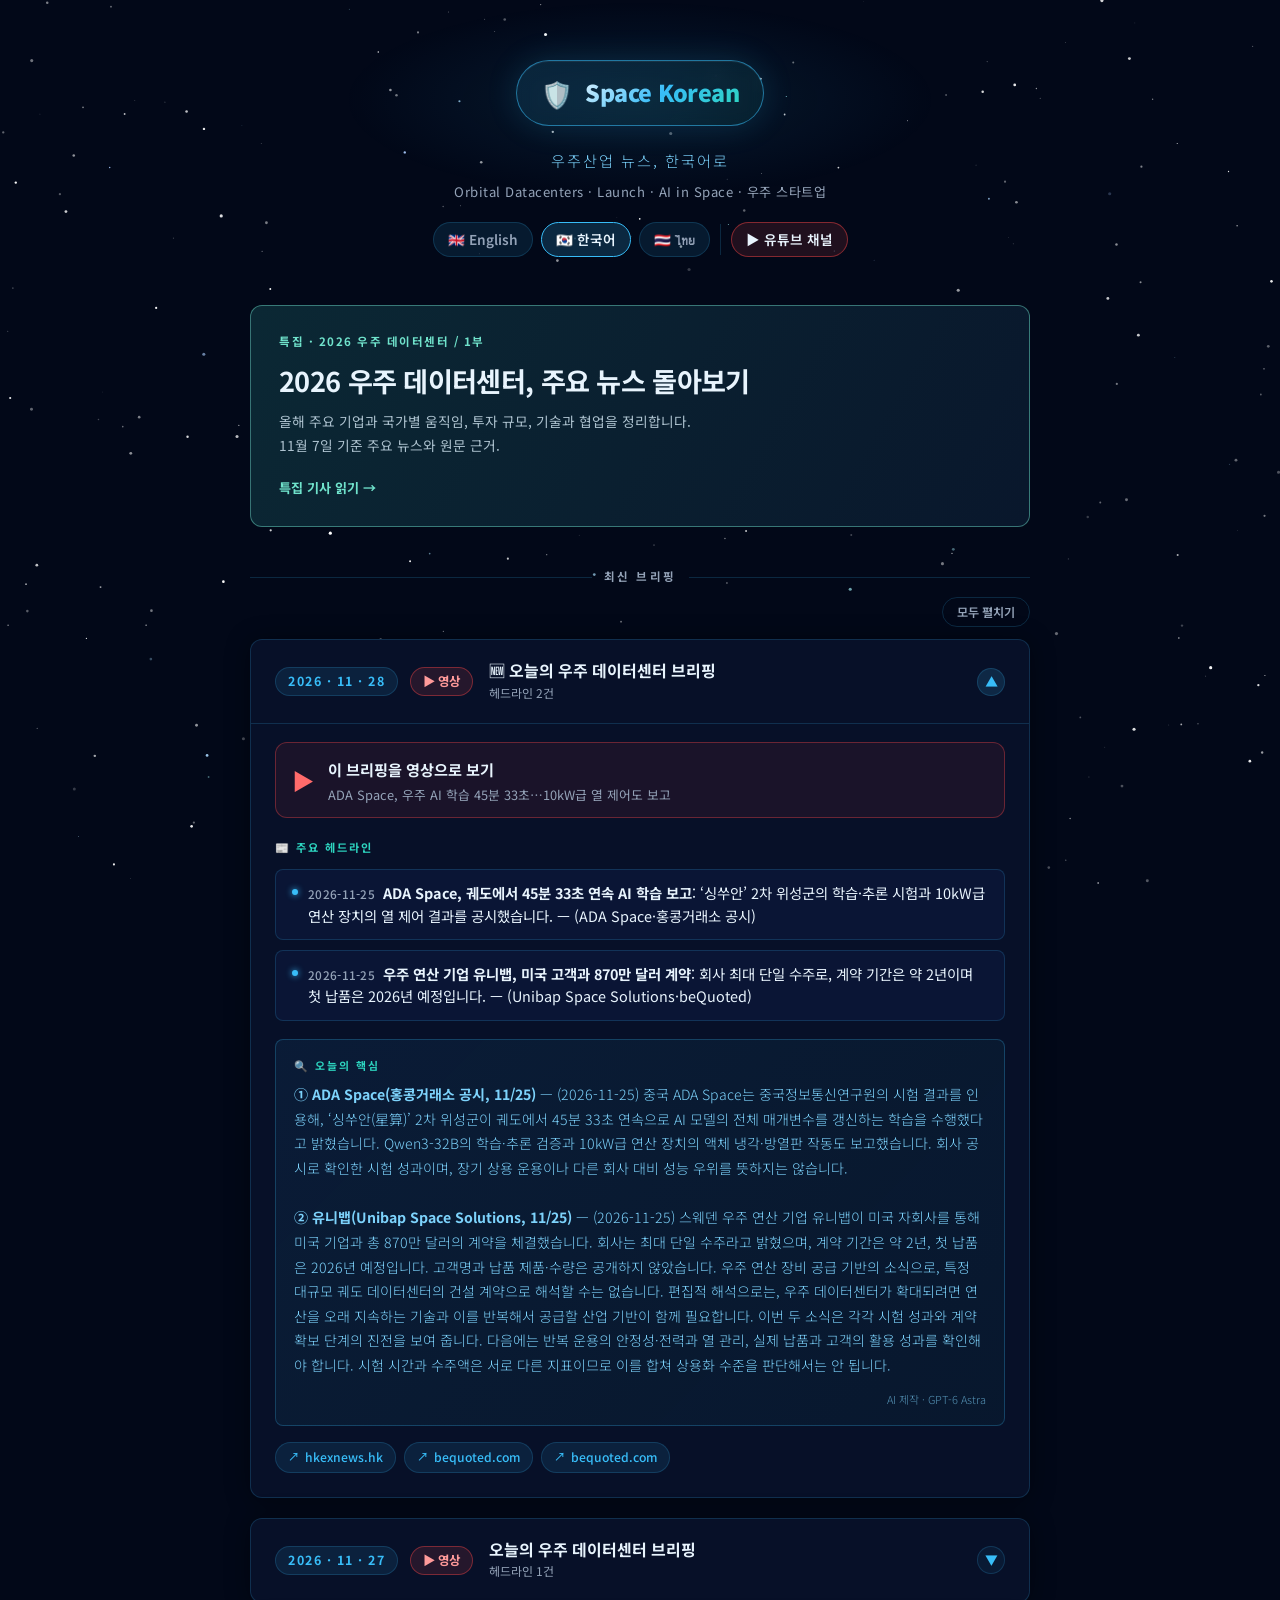
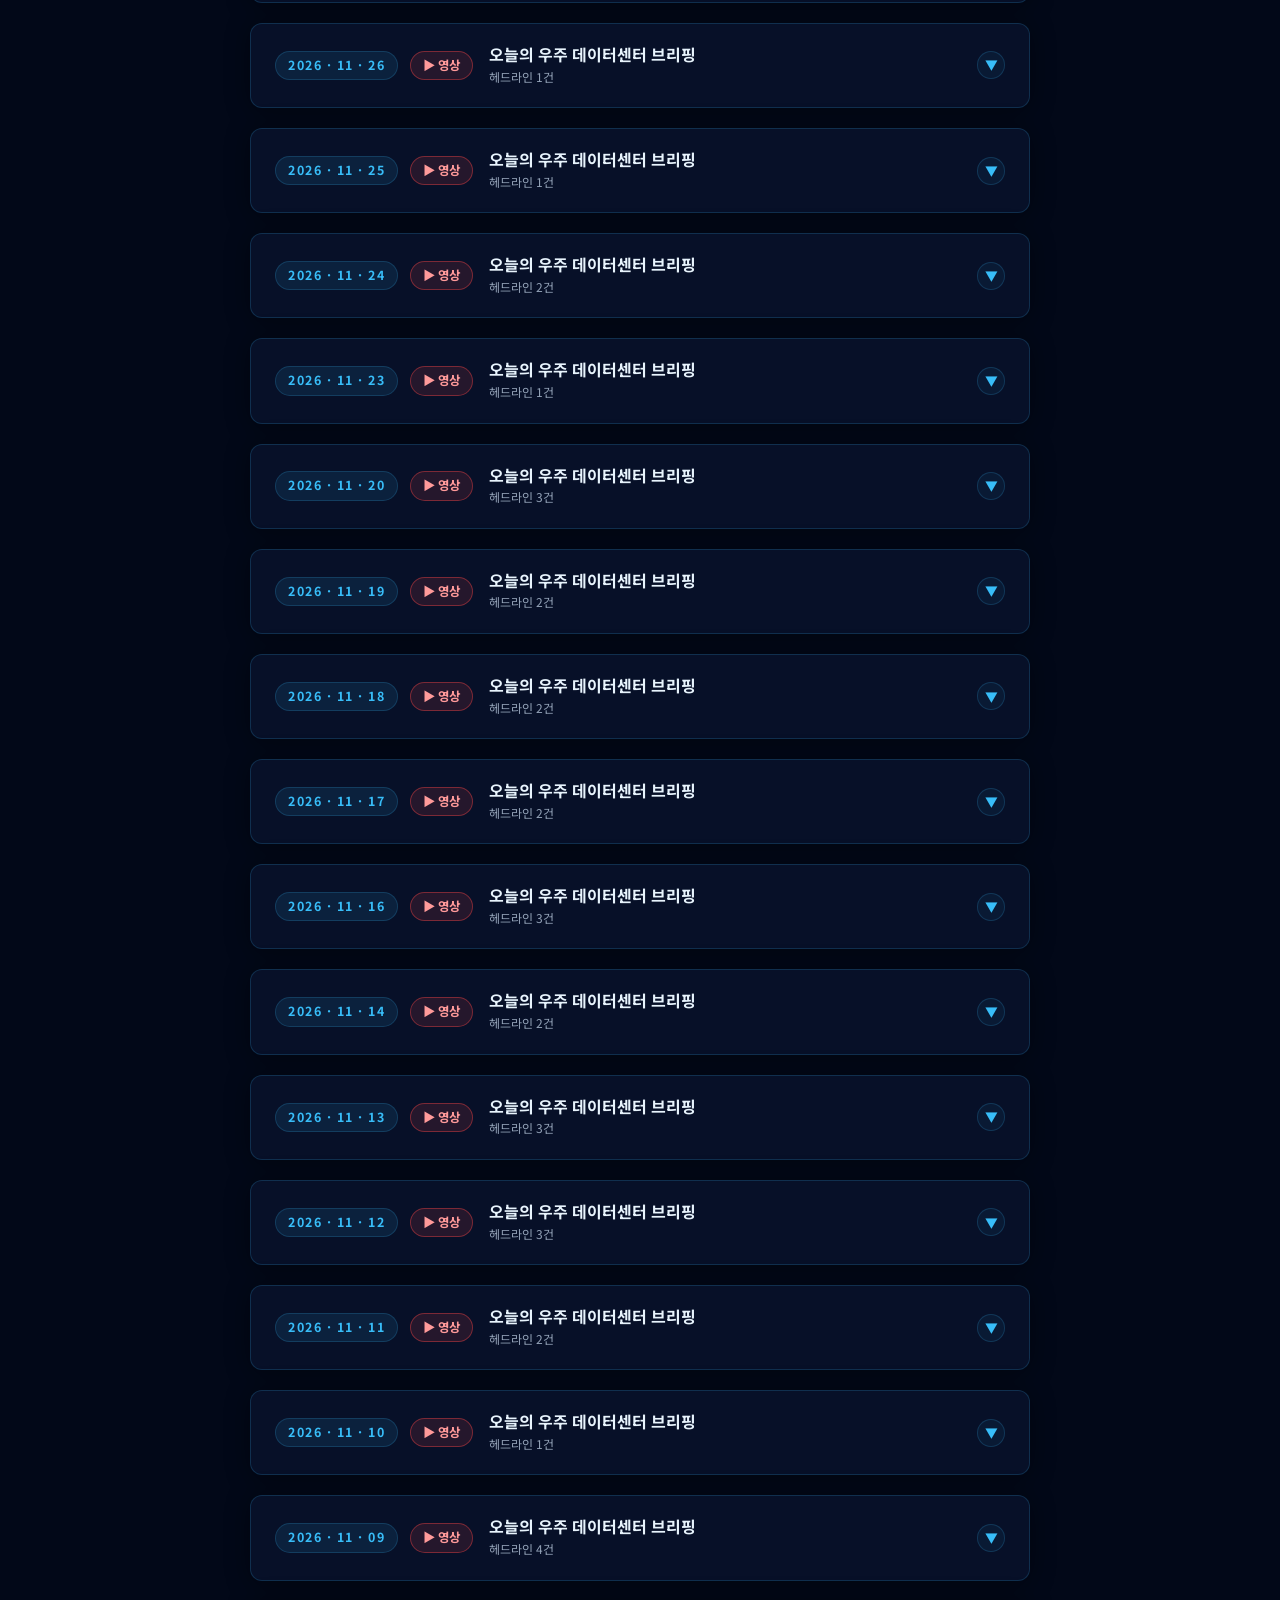
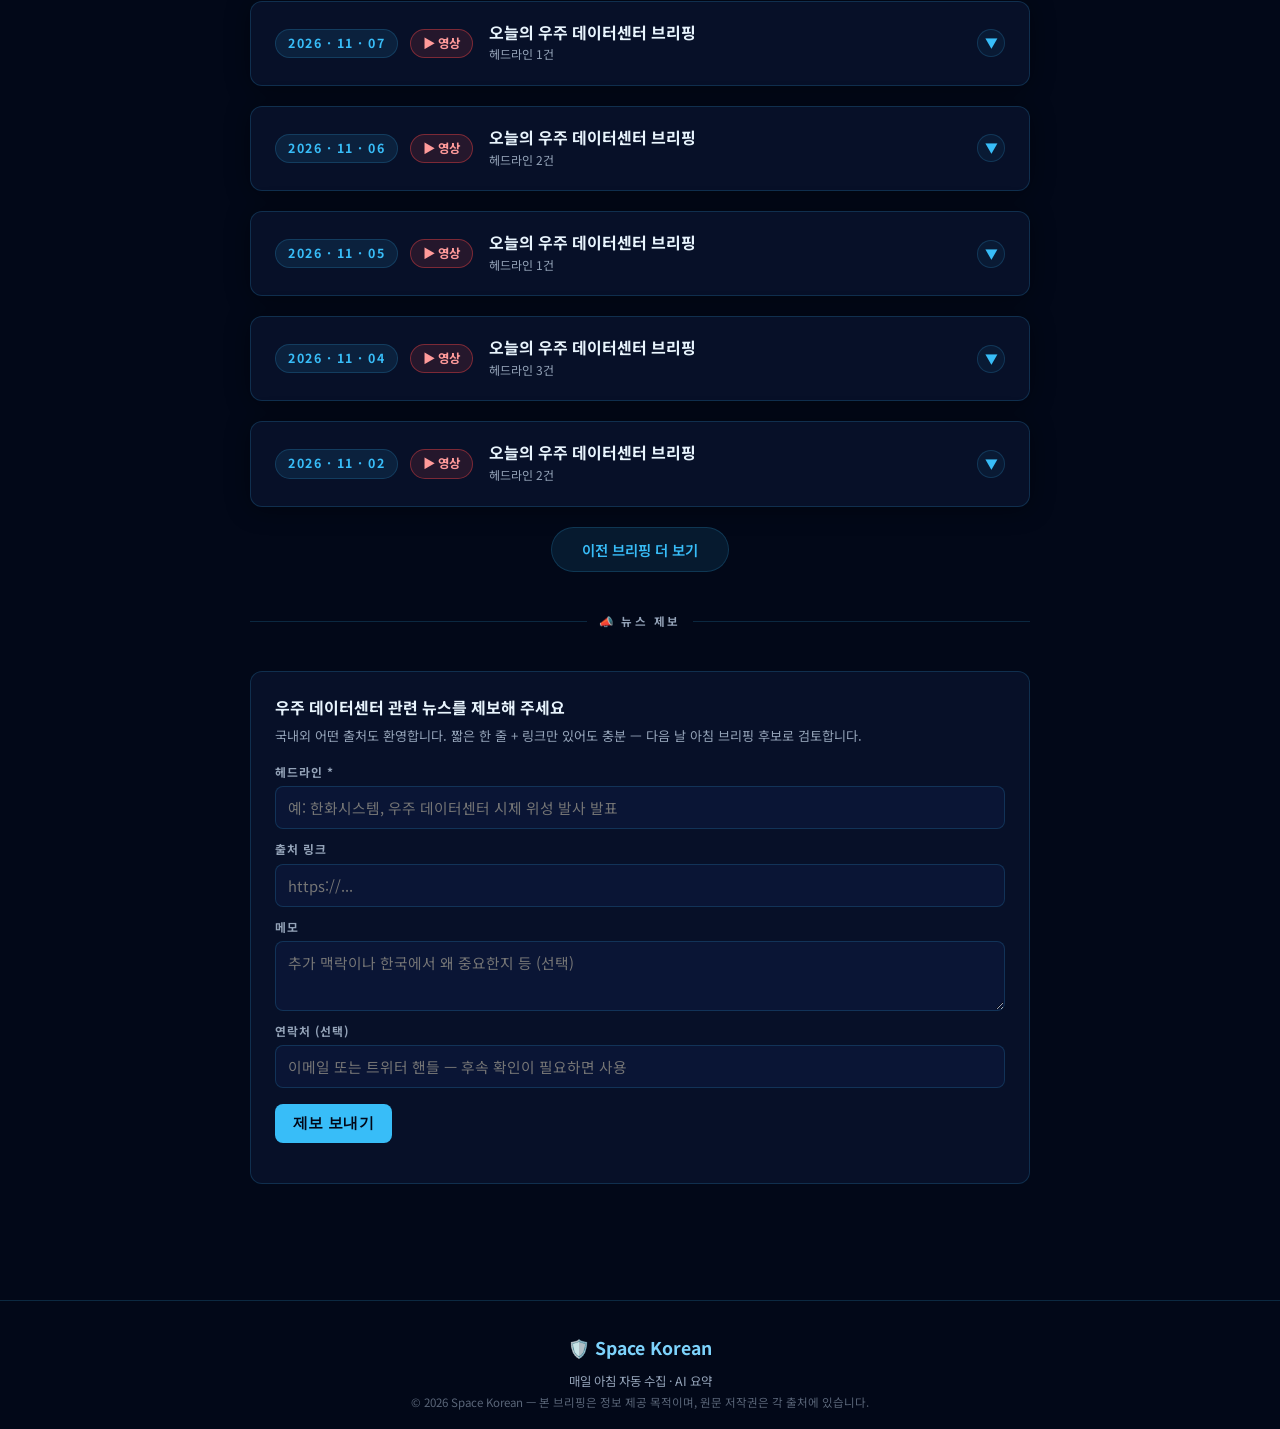
<file: index.html>
<!DOCTYPE html>
<html lang="ko">
<head>
  <meta charset="UTF-8" />
  <meta name="viewport" content="width=device-width, initial-scale=1.0" />
  <title>Space Korean — 우주산업 뉴스, 한국어로</title>
  <link rel="preconnect" href="https://fonts.googleapis.com" />
  <link rel="preconnect" href="https://fonts.gstatic.com" crossorigin />
  <link href="https://fonts.googleapis.com/css2?family=Noto+Sans+KR:wght@300;400;500;700;900&display=swap" rel="stylesheet" />
  <style>
    *, *::before, *::after { box-sizing: border-box; margin: 0; padding: 0; }
    :root {
      --bg-deep: #020818; --bg-card: #071028; --bg-card2: #0a1535;
      --border: rgba(56,189,248,0.18); --border-glow: rgba(56,189,248,0.55);
      --cyan: #38bdf8; --cyan-dim: #7dd3fc; --teal: #2dd4bf;
      --white: #e8f4fd; --muted: #94a3b8; --accent: #818cf8;
      --tag-bg: rgba(56,189,248,0.10); --radius: 12px; --radius-sm: 8px;
    }
    html { scroll-behavior: smooth; }
    body { font-family: 'Noto Sans KR', -apple-system, sans-serif; background: var(--bg-deep); color: var(--white); min-height: 100vh; overflow-x: hidden; line-height: 1.7; }
    #star-canvas { position: fixed; inset: 0; z-index: 0; pointer-events: none; }
    .page-wrap { position: relative; z-index: 1; max-width: 820px; margin: 0 auto; padding: 0 20px 80px; }
    header { text-align: center; padding: 60px 20px 48px; position: relative; }
    .logo-badge { display: inline-flex; align-items: center; gap: 12px; background: linear-gradient(135deg,rgba(56,189,248,.12),rgba(45,212,191,.08)); border: 1px solid var(--border-glow); border-radius: 50px; padding: 10px 24px; margin-bottom: 22px; box-shadow: 0 0 32px rgba(56,189,248,.15),inset 0 1px 0 rgba(255,255,255,.06); backdrop-filter: blur(8px); }
    .logo-emoji { font-size: 1.6rem; }
    .logo-text { font-size: 1.45rem; font-weight: 900; letter-spacing: -0.5px; background: linear-gradient(135deg,#e0f2fe,#38bdf8,#2dd4bf); -webkit-background-clip: text; -webkit-text-fill-color: transparent; background-clip: text; }
    .tagline { font-size: 0.95rem; color: var(--cyan-dim); letter-spacing: 2px; font-weight: 300; text-transform: uppercase; margin-bottom: 8px; }
    .header-sub { font-size: 0.82rem; color: var(--muted); letter-spacing: 0.5px; }
    .lang-switcher { display: flex; flex-wrap: wrap; gap: 8px; justify-content: center; margin-top: 18px; }
    .lang-switcher a { text-decoration: none; color: var(--muted); font-size: 0.85rem; font-weight: 600; padding: 5px 14px; border: 1px solid var(--border); border-radius: 20px; background: var(--tag-bg); transition: color .2s, border-color .2s, background .2s; }
    .lang-switcher a:hover { color: var(--cyan); border-color: var(--border-glow); }
    .card-video-badge { font-size: 0.78rem; font-weight: 700; color: #ff9a9a; background: rgba(255,72,72,0.12); border: 1px solid rgba(255,72,72,0.40); border-radius: 20px; padding: 3px 12px; white-space: nowrap; }
    .video-cta { display: flex; align-items: center; gap: 14px; margin: 18px 0 2px; padding: 14px 16px; border: 1px solid rgba(255,72,72,0.35); background: rgba(255,72,72,0.08); border-radius: 12px; text-decoration: none; transition: border-color .2s, background .2s; }
    .video-cta:hover { border-color: rgba(255,72,72,0.7); background: rgba(255,72,72,0.16); }
    .video-cta .play { font-size: 1.4rem; color: #ff6b6b; line-height: 1; }
    .video-cta .vc-main { display: block; color: var(--white); font-weight: 700; font-size: 0.95rem; }
    .video-cta .vc-sub { display: block; color: var(--muted); font-size: 0.8rem; margin-top: 3px; line-height: 1.35; }
    .lang-switcher .sep { width: 1px; align-self: stretch; background: var(--border); margin: 2px 2px; }
    .lang-switcher a.yt-link { color: var(--white); border-color: rgba(255,72,72,0.45); background: rgba(255,72,72,0.12); }
    .lang-switcher a.yt-link:hover { color: #fff; border-color: #ff4848; background: rgba(255,72,72,0.22); }
    .lang-switcher a.active { color: var(--white); border-color: var(--cyan); background: rgba(56,189,248,0.18); }
    header::before { content: ''; position: absolute; top: 0; left: 50%; transform: translateX(-50%); width: 600px; height: 200px; background: radial-gradient(ellipse at center,rgba(56,189,248,.10) 0%,transparent 70%); pointer-events: none; }
    .section-label { display: flex; align-items: center; gap: 12px; margin: 40px 0 16px; font-size: 0.72rem; font-weight: 700; color: var(--muted); letter-spacing: 2.5px; text-transform: uppercase; }
    .section-label::before,.section-label::after { content: ''; flex: 1; height: 1px; background: var(--border); }
    .card { background: var(--bg-card); border: 1px solid var(--border); border-radius: var(--radius); margin-bottom: 20px; overflow: hidden; transition: border-color .25s,box-shadow .25s; box-shadow: 0 2px 24px rgba(0,0,0,.4); }
    .card:hover { border-color: rgba(56,189,248,.45); box-shadow: 0 4px 40px rgba(56,189,248,.10); }
    .card-header { display: flex; align-items: center; justify-content: space-between; gap: 16px; padding: 20px 24px; cursor: pointer; user-select: none; -webkit-user-select: none; transition: background .2s; }
    .card-header:hover { background: rgba(56,189,248,.04); }
    .card-meta { display: flex; align-items: center; gap: 12px; }
    .card-date { font-size: 0.78rem; font-weight: 700; color: var(--cyan); letter-spacing: 1.5px; background: var(--tag-bg); border: 1px solid var(--border); border-radius: 20px; padding: 3px 12px; white-space: nowrap; }
    .card-title-row { flex: 1; }
    .card-edition { font-size: 1.0rem; font-weight: 700; color: var(--white); line-height: 1.3; }
    .card-count { font-size: 0.75rem; color: var(--muted); margin-top: 2px; }
    .toggle-icon { width: 28px; height: 28px; border-radius: 50%; border: 1px solid var(--border); background: rgba(56,189,248,.06); display: flex; align-items: center; justify-content: center; flex-shrink: 0; transition: transform .3s,background .2s; color: var(--cyan); font-size: 0.8rem; }
    .card.open .toggle-icon { transform: rotate(180deg); background: rgba(56,189,248,.14); }
    .card-body { display: none; padding: 0 24px 24px; border-top: 1px solid var(--border); animation: fadeSlide .25s ease; }
    .card.open .card-body { display: block; }
    @keyframes fadeSlide { from { opacity: 0; transform: translateY(-6px); } to { opacity: 1; transform: translateY(0); } }
    .section-title { font-size: 0.70rem; font-weight: 700; color: var(--teal); letter-spacing: 2px; text-transform: uppercase; margin: 20px 0 12px; }
    .headline-list { list-style: none; display: flex; flex-direction: column; gap: 10px; margin-bottom: 4px; }
    .headline-item { display: flex; align-items: flex-start; gap: 10px; padding: 12px 16px; background: var(--bg-card2); border: 1px solid var(--border); border-radius: var(--radius-sm); transition: border-color .2s,background .2s; }
    .headline-item:hover { border-color: rgba(56,189,248,.35); background: rgba(56,189,248,.04); }
    .hl-bullet { width: 6px; height: 6px; border-radius: 50%; background: var(--cyan); margin-top: 7px; flex-shrink: 0; box-shadow: 0 0 6px var(--cyan); }
    .hl-text { font-size: 0.9rem; color: var(--white); font-weight: 400; line-height: 1.55; }
    .hl-date { display: inline-block; min-width: 5.5em; margin-right: 8px; color: var(--muted); font-variant-numeric: tabular-nums; font-size: 0.82em; font-weight: 500; letter-spacing: 0.3px; }
    .hl-text a { color: var(--white); text-decoration: none; transition: color .2s; }
    .hl-text a:hover { color: var(--cyan); text-decoration: underline; }
    .summary-box { background: linear-gradient(135deg,rgba(56,189,248,.07),rgba(45,212,191,.04)); border: 1px solid rgba(56,189,248,.25); border-radius: var(--radius-sm); padding: 16px 18px; margin-top: 18px; }
    .summary-label { font-size: 0.68rem; font-weight: 700; color: var(--teal); letter-spacing: 2px; text-transform: uppercase; margin-bottom: 8px; }
    .summary-text { font-size: 0.88rem; color: var(--cyan-dim); line-height: 1.75; font-weight: 300; }
    .links-row { margin-top: 16px; display: flex; flex-wrap: wrap; gap: 8px; }
    .src-link { display: inline-flex; align-items: center; gap: 5px; font-size: 0.76rem; color: var(--cyan); text-decoration: none; background: var(--tag-bg); border: 1px solid var(--border); border-radius: 20px; padding: 4px 12px; transition: background .2s,border-color .2s,color .2s; font-weight: 500; }
    .src-link:hover { background: rgba(56,189,248,.18); border-color: var(--border-glow); color: #e0f2fe; }
    .src-link::before { content: '↗'; font-size: 0.72rem; }
    footer { text-align: center; padding: 32px 20px 16px; border-top: 1px solid var(--border); margin-top: 20px; }
    .footer-logo { font-size: 1.1rem; font-weight: 700; color: var(--cyan-dim); margin-bottom: 8px; }
    .footer-note { font-size: 0.78rem; color: var(--muted); line-height: 1.7; }
    .footer-note a { color: var(--cyan); text-decoration: none; }
    .footer-note a:hover { text-decoration: underline; }
    /* News-tip submission form */
    .tip-section { margin: 40px 0 16px; }
    .tip-card { background: var(--bg-card); border: 1px solid var(--border); border-radius: var(--radius); padding: 22px 24px; }
    .tip-title { font-size: 1.0rem; font-weight: 700; color: var(--white); margin-bottom: 4px; }
    .tip-sub { font-size: 0.82rem; color: var(--muted); margin-bottom: 16px; line-height: 1.6; }
    .tip-form { display: flex; flex-direction: column; gap: 10px; }
    .tip-form label { font-size: 0.74rem; font-weight: 700; color: var(--muted); letter-spacing: 1px; text-transform: uppercase; }
    .tip-form input, .tip-form textarea { font-family: inherit; font-size: 0.92rem; background: var(--bg-card2); color: var(--white); border: 1px solid var(--border); border-radius: var(--radius-sm); padding: 10px 12px; transition: border-color .2s; width: 100%; }
    .tip-form input:focus, .tip-form textarea:focus { outline: none; border-color: var(--cyan); }
    .tip-form textarea { min-height: 70px; resize: vertical; }
    .tip-form .row { display: flex; flex-direction: column; gap: 4px; }
    .tip-form .row.compact { display: grid; grid-template-columns: 1fr 1fr; gap: 12px; }
    .tip-form .submit { background: var(--cyan); color: var(--bg-deep); font-weight: 800; border: none; border-radius: var(--radius-sm); padding: 10px 18px; cursor: pointer; font-size: 0.92rem; letter-spacing: 0.3px; transition: background .2s; margin-top: 6px; align-self: flex-start; }
    .tip-form .submit:hover { background: var(--cyan-dim); }
    .tip-form .submit:disabled { background: var(--muted); cursor: not-allowed; }
    .tip-msg { font-size: 0.85rem; margin-top: 8px; }
    .tip-msg.ok { color: var(--teal); }
    .tip-msg.err { color: #fca5a5; }
    @media (max-width: 600px) {
      .tip-form .row.compact { grid-template-columns: 1fr; gap: 10px; }
    }
    ::-webkit-scrollbar { width: 6px; }
    ::-webkit-scrollbar-track { background: var(--bg-deep); }
    ::-webkit-scrollbar-thumb { background: rgba(56,189,248,.3); border-radius: 3px; }
    @media (max-width: 600px) {
      header { padding: 40px 0 32px; } .logo-badge { padding: 8px 18px; } .logo-text { font-size: 1.2rem; }
      .card-header { padding: 16px 16px; } .card-body { padding: 0 16px 20px; }
      .card-edition { font-size: 0.92rem; } .card-date { font-size: 0.70rem; }
      .headline-item { padding: 10px 12px; } .hl-text { font-size: 0.84rem; } .summary-text { font-size: 0.84rem; }
    }
  
    #cards-container { display: block; }
    #load-more-wrap { text-align: center; margin: 8px 0 36px; }
    #load-more { background: var(--tag-bg); color: var(--cyan); border: 1px solid var(--border); border-radius: 24px; padding: 11px 30px; font-family: inherit; font-size: 0.9rem; font-weight: 600; cursor: pointer; transition: background .2s, border-color .2s; }
    #load-more:hover { background: rgba(56,189,248,.16); border-color: var(--border-glow); }
    #load-more:disabled { opacity: .5; cursor: default; }
    .cards-empty { color: var(--muted); text-align: center; padding: 48px 20px; font-size: 0.9rem; }
      #expand-all-wrap { text-align: right; margin: -6px 0 12px; }
    #expand-all { background: transparent; color: var(--muted); border: 1px solid var(--border); border-radius: 16px; padding: 5px 14px; font-family: inherit; font-size: 0.76rem; font-weight: 600; cursor: pointer; transition: color .2s, border-color .2s; }
    #expand-all:hover { color: var(--cyan); border-color: var(--border-glow); }
    /* Editorial features are separate from the daily briefing ledger. */
    .special-feature {display:block;position:relative;padding:26px 28px;margin:0 0 32px;border:1px solid rgba(112,227,204,.45);border-radius:12px;background:linear-gradient(120deg,#0b2834,#09172c);text-decoration:none;color:var(--white)}
    .special-feature:hover{border-color:#70e3cc;background:linear-gradient(120deg,#103542,#0b1b32)}
    .special-feature .sf-label{display:block;color:#70e3cc;font-size:.72rem;font-weight:700;letter-spacing:1.5px;margin-bottom:9px}
    .special-feature h2{font-size:clamp(1.25rem,4vw,1.7rem);line-height:1.5;letter-spacing:-.7px;margin:0 0 8px}
    .special-feature p{color:#adc2cf;font-size:.86rem;margin:0 0 16px;line-height:1.75}
    .special-feature .sf-cta{color:#70e3cc;font-size:.82rem;font-weight:700}
    .special-feature:focus-visible{outline:3px solid #f1c782;outline-offset:4px}
  </style>
</head>
<body>
<canvas id="star-canvas"></canvas>
<div class="page-wrap">
  <header>
    <a class="logo-badge" href="https://spacekorean.github.io/" aria-label="Space Korean 메인 페이지" style="text-decoration:none"><span class="logo-emoji">🛡️</span><span class="logo-text">Space Korean</span></a>
    <div class="tagline">우주산업 뉴스, 한국어로</div>
    <div class="header-sub">Orbital Datacenters · Launch · AI in Space · 우주 스타트업</div>
    <div class="lang-switcher">
      <a href="./en/">🇬🇧 English</a>
      <a href="./" class="active">🇰🇷 한국어</a>
      <a href="./thai/">🇹🇭 ไทย</a>
      <span class="sep" aria-hidden="true"></span>
      <a class="yt-link" href="https://www.youtube.com/@spacedc" target="_blank" rel="noopener">▶ 유튜브 채널</a>
    </div>
  </header>
  <a class="special-feature" id="feature-odc-2026-part1" href="./features/2026-space-data-centers-part1/">
    <span class="sf-label">특집 · 2026 우주 데이터센터 / 1부</span>
    <h2>2026 우주 데이터센터, 주요 뉴스 돌아보기</h2>
    <p>올해 주요 기업과 국가별 움직임, 투자 규모, 기술과 협업을 정리합니다.<br>11월 7일 기준 주요 뉴스와 원문 근거.</p>
    <span class="sf-cta">특집 기사 읽기 →</span>
  </a>
  <div class="section-label">최신 브리핑</div>
  <div id="expand-all-wrap"><button id="expand-all" type="button" data-expand="모두 펼치기" data-collapse="모두 접기">모두 펼치기</button></div>
  <div id="cards-container"></div>
  <div id="load-more-wrap"><button id="load-more" type="button">이전 브리핑 더 보기</button></div>

  <div class="section-label">📣 뉴스 제보</div>
  <div class="tip-section">
    <div class="tip-card">
      <div class="tip-title">우주 데이터센터 관련 뉴스를 제보해 주세요</div>
      <div class="tip-sub">국내외 어떤 출처도 환영합니다. 짧은 한 줄 + 링크만 있어도 충분 — 다음 날 아침 브리핑 후보로 검토합니다.</div>
      <form class="tip-form" id="tipForm">
        <div class="row">
          <label for="tip-title">헤드라인 *</label>
          <input id="tip-title" name="title" type="text" maxlength="200" placeholder="예: 한화시스템, 우주 데이터센터 시제 위성 발사 발표" required />
        </div>
        <div class="row">
          <label for="tip-url">출처 링크</label>
          <input id="tip-url" name="url" type="url" maxlength="500" placeholder="https://..." />
        </div>
        <div class="row">
          <label for="tip-note">메모</label>
          <textarea id="tip-note" name="note" maxlength="2000" placeholder="추가 맥락이나 한국에서 왜 중요한지 등 (선택)"></textarea>
        </div>
        <div class="row">
          <label for="tip-contact">연락처 (선택)</label>
          <input id="tip-contact" name="contact" type="text" maxlength="200" placeholder="이메일 또는 트위터 핸들 — 후속 확인이 필요하면 사용" />
        </div>
        <button class="submit" type="submit" id="tip-submit">제보 보내기</button>
        <div class="tip-msg" id="tip-msg"></div>
      </form>
    </div>
  </div>
</div>
<footer>
  <div class="page-wrap" style="padding-bottom:0">
    <div class="footer-logo">🛡️ Space Korean</div>
    <div class="footer-note">
      매일 아침 자동 수집 · AI 요약<br />
      <span style="font-size:0.72rem;opacity:.6;">© 2026 Space Korean — 본 브리핑은 정보 제공 목적이며, 원문 저작권은 각 출처에 있습니다.</span>
    </div>
  </div>
</footer>
<script>
  function toggleCard(headerEl) { const card = headerEl.closest('.card'); card.classList.toggle('open'); }
  (function () {
    const canvas = document.getElementById('star-canvas');
    const ctx = canvas.getContext('2d');
    let W, H, stars = [], shootingStars = [];
    const STAR_COUNT = 280, SHOOT_INTERVAL = 4000;
    function resize() { W = canvas.width = window.innerWidth; H = canvas.height = window.innerHeight; }
    function randRange(a, b) { return a + Math.random() * (b - a); }
    function initStars() { stars = []; for (let i = 0; i < STAR_COUNT; i++) { stars.push({ x: Math.random()*W, y: Math.random()*H, r: randRange(0.3,1.6), alpha: randRange(0.2,1.0), dAlpha: randRange(0.003,0.012)*(Math.random()<.5?1:-1), color: Math.random()<.12 ? 'hsl('+randRange(180,220)+',80%,80%)' : '#ffffff' }); } }
    function spawnShootingStar() { const angle=randRange(15,35)*Math.PI/180; const startX=randRange(-100,W*.7); const startY=randRange(0,H*.5); shootingStars.push({x:startX,y:startY,vx:Math.cos(angle)*randRange(6,12),vy:Math.sin(angle)*randRange(6,12),len:randRange(80,180),life:1.0,decay:randRange(0.012,0.024)}); }
    function drawStars() { stars.forEach(s => { s.alpha+=s.dAlpha; if(s.alpha>=1.0){s.alpha=1.0;s.dAlpha*=-1;} if(s.alpha<=0.1){s.alpha=0.1;s.dAlpha*=-1;} ctx.globalAlpha=s.alpha; ctx.beginPath(); ctx.arc(s.x,s.y,s.r,0,Math.PI*2); ctx.fillStyle=s.color; ctx.fill(); ctx.globalAlpha=1; }); }
    function drawShootingStars() { shootingStars=shootingStars.filter(ss=>ss.life>0); shootingStars.forEach(ss => { const tailX=ss.x-ss.vx*(ss.len/10); const tailY=ss.y-ss.vy*(ss.len/10); const grad=ctx.createLinearGradient(tailX,tailY,ss.x,ss.y); grad.addColorStop(0,'rgba(56,189,248,0)'); grad.addColorStop(1,'rgba(255,255,255,'+ss.life*.9+')'); ctx.beginPath(); ctx.moveTo(tailX,tailY); ctx.lineTo(ss.x,ss.y); ctx.strokeStyle=grad; ctx.lineWidth=1.5*ss.life; ctx.stroke(); ss.x+=ss.vx; ss.y+=ss.vy; ss.life-=ss.decay; }); }
    function loop() { ctx.clearRect(0,0,W,H); drawStars(); drawShootingStars(); requestAnimationFrame(loop); }
    window.addEventListener('resize',()=>{resize();initStars();}); resize(); initStars(); loop();
    setInterval(spawnShootingStar,SHOOT_INTERVAL); setTimeout(spawnShootingStar,800);
  })();

  // ===== Cloudflare tracker beacon + news-tip form =====
  // Replace https://spacekorean-tracker.koreasat5a.workers.dev with deployed worker URL after `wrangler deploy`.
  // Format: https://spacekorean-tracker.<your-subdomain>.workers.dev
  (function () {
    var WORKER_URL = "https://spacekorean-tracker.koreasat5a.workers.dev";
    var LANG = "ko";

    // Skip locally / before deployment.
    var localHost = location.hostname === "localhost" || location.hostname === "127.0.0.1";
    var unconfigured = WORKER_URL.indexOf("PLACEHOLDER") !== -1;

    // --- visitor beacon ---
    function fireBeacon() {
      if (localHost || unconfigured) return;
      var payload = JSON.stringify({
        path: location.pathname,
        anchor: (location.hash || "").replace(/^#/, ""),
        referrer: document.referrer || "",
      });
      var sent = false;
      if (navigator.sendBeacon) {
        try { sent = navigator.sendBeacon(WORKER_URL + "/beacon", new Blob([payload], { type: "application/json" })); } catch (_) {}
      }
      if (!sent) {
        fetch(WORKER_URL + "/beacon", { method: "POST", headers: { "Content-Type": "application/json" }, body: payload, keepalive: true, mode: "cors", credentials: "omit" }).catch(function () {});
      }
    }
    if (document.readyState === "loading") document.addEventListener("DOMContentLoaded", fireBeacon);
    else fireBeacon();
    var lastAnchor = (location.hash || "").replace(/^#/, "");
    window.addEventListener("hashchange", function () {
      var cur = (location.hash || "").replace(/^#/, "");
      if (cur !== lastAnchor) { lastAnchor = cur; fireBeacon(); }
    });

    // --- outbound click beacon ---
    // One delegated listener: which links actually take people off the site
    // (YouTube channel button, a card's video CTA, source articles). Fires on
    // capture so it still records when the browser navigates away.
    function clickLang() {
      var p = location.pathname;
      if (/\/en\/?$|\/en\//.test(p)) return "en";
      if (/\/thai\/?$|\/thai\//.test(p)) return "th";
      return "ko";
    }
    document.addEventListener("click", function (ev) {
      if (localHost || unconfigured) return;
      var a = ev.target && ev.target.closest ? ev.target.closest("a[href]") : null;
      if (!a) return;
      var href = a.getAttribute("href") || "";
      if (!/^https?:/i.test(href)) return;               // internal / hash links: ignore
      if (a.host === location.host) return;              // same-site absolute links: ignore
      var kind = a.classList.contains("yt-link") ? "youtube_channel"
               : a.classList.contains("video-cta") ? "card_video"
               : (a.classList.contains("src-link") || a.closest(".headline-list")) ? "source"
               : "other";
      var card = a.closest ? a.closest(".card") : null;
      var payload = JSON.stringify({
        lang: clickLang(),
        kind: kind,
        href: href,
        anchor: card ? (card.id || "") : "",
      });
      var sent = false;
      if (navigator.sendBeacon) {
        try { sent = navigator.sendBeacon(WORKER_URL + "/click", new Blob([payload], { type: "application/json" })); } catch (_) {}
      }
      if (!sent) {
        fetch(WORKER_URL + "/click", { method: "POST", headers: { "Content-Type": "application/json" }, body: payload, keepalive: true, mode: "cors", credentials: "omit" }).catch(function () {});
      }
    }, true);

    // --- news-tip form submit ---
    var form = document.getElementById("tipForm");
    if (form) {
      form.addEventListener("submit", function (e) {
        e.preventDefault();
        var btn = document.getElementById("tip-submit");
        var msg = document.getElementById("tip-msg");
        msg.className = "tip-msg";
        msg.textContent = "";

        if (unconfigured) {
          msg.className = "tip-msg err";
          msg.textContent = "제보 시스템 준비 중입니다. 잠시 후 다시 시도해 주세요.";
          return;
        }

        var data = {
          lang: LANG,
          title: document.getElementById("tip-title").value.trim(),
          url: document.getElementById("tip-url").value.trim(),
          note: document.getElementById("tip-note").value.trim(),
          contact: document.getElementById("tip-contact").value.trim(),
        };
        if (!data.title && !data.note) {
          msg.className = "tip-msg err";
          msg.textContent = "헤드라인 또는 메모 중 하나는 필수입니다.";
          return;
        }

        btn.disabled = true;
        btn.textContent = "보내는 중...";

        fetch(WORKER_URL + "/suggest", {
          method: "POST",
          headers: { "Content-Type": "application/json" },
          body: JSON.stringify(data),
          mode: "cors",
          credentials: "omit",
        })
        .then(function (r) { return r.json().then(function (j) { return { ok: r.ok, body: j }; }); })
        .then(function (res) {
          if (res.ok && res.body.ok) {
            msg.className = "tip-msg ok";
            msg.textContent = "✓ 감사합니다. 제보가 접수됐습니다. 내일 아침 브리핑 후보로 검토하겠습니다.";
            form.reset();
          } else {
            msg.className = "tip-msg err";
            msg.textContent = "전송 실패: " + (res.body && res.body.error ? res.body.error : "다시 시도해 주세요.");
          }
        })
        .catch(function (e) {
          msg.className = "tip-msg err";
          msg.textContent = "네트워크 오류: " + e.message;
        })
        .finally(function () {
          btn.disabled = false;
          btn.textContent = "제보 보내기";
        });
      });
    }
  })();

  // ===== Client-side card renderer (briefs/ JSON shards) =====
  (function () {
    var BRIEFS = "briefs/";
    var L = {
      edition: "오늘의 우주 데이터센터 브리핑",
      editionLatest: "🆕 오늘의 우주 데이터센터 브리핑",
      section: "📰 주요 헤드라인",
      summary: "🔍 오늘의 핵심",
      countOne: function (n) { return "헤드라인 " + n + "건"; },
      loadMore: "이전 브리핑 더 보기",
      videoBadge: "▶ 영상",
      videoCta: "이 브리핑을 영상으로 보기",
      error: "브리핑을 불러오지 못했습니다. 잠시 후 새로고침해 주세요."
    };
    var container = document.getElementById("cards-container");
    var btn = document.getElementById("load-more");
    if (!container) return;

    var manifest = null, monthQueue = [], monthsLoaded = {}, rendered = {};

    function esc(s) { var d = document.createElement("div"); d.textContent = (s == null ? "" : s); return d.innerHTML; }
    function pretty(d) { var p = d.split("-"); return p[0] + " · " + p[1] + " · " + p[2]; }
    function getJSON(u) { return fetch(u + (u.indexOf('?') === -1 ? '?' : '&') + 'v=' + Date.now(), { cache: 'no-store' }).then(function (r) { if (!r.ok) throw new Error(u); return r.json(); }); }

    function cardHTML(c, isLatest) {
      var edition = isLatest ? L.editionLatest : L.edition;
      var hls = (c.headlines || []).map(function (h) {
        var ds = h.date ? '<span class="hl-date">' + esc(h.date) + '</span>' : '';
        return '<li class="headline-item"><span class="hl-bullet"></span>'
             + '<span class="hl-text">' + ds + (h.html || '') + '</span></li>';
      }).join('');
      var srcs = (c.sources || []).map(function (s) {
        return '<a class="src-link" href="' + esc(s.url) + '" target="_blank" rel="noopener">' + esc(s.label) + '</a>';
      }).join('');
      return '<div class="card' + (isLatest ? ' open' : '') + '" id="brief-' + esc(c.date) + '">'
        + '<div class="card-header" onclick="toggleCard(this)">'
        + '<div class="card-meta"><span class="card-date">' + pretty(c.date) + '</span>'
        + (c.video ? '<span class="card-video-badge">' + L.videoBadge + '</span>' : '') + '</div>'
        + '<div class="card-title-row"><div class="card-edition">' + edition + '</div>'
        + '<div class="card-count">' + L.countOne((c.headlines || []).length) + '</div></div>'
        + '<div class="toggle-icon">▼</div></div>'
        + '<div class="card-body">'
        + (c.video ? '<a class="video-cta" href="https://youtube.com/shorts/' + esc(c.video.id) + '" target="_blank" rel="noopener">'
            + '<span class="play">\u25B6</span><span><span class="vc-main">' + L.videoCta + '</span>'
            + '<span class="vc-sub">' + esc(c.video.title || '') + '</span></span></a>' : '')
        + '<div class="section-title">' + L.section + '</div>'
        + '<ul class="headline-list">' + hls + '</ul>'
        + '<div class="summary-box"><div class="summary-label">' + L.summary + '</div>'
        + '<div class="summary-text">' + (c.summary_html || '') + '</div></div>'
        + '<div class="links-row">' + srcs + '</div></div></div>';
    }

    function orderedMonths() {
      var seen = {}, out = [];
      manifest.cards.forEach(function (c) { if (!seen[c.month]) { seen[c.month] = 1; out.push(c.month); } });
      return out;
    }

    function ensureMonth(m) {
      if (monthsLoaded[m]) return Promise.resolve(monthsLoaded[m]);
      return getJSON(BRIEFS + m + ".json").then(function (d) { monthsLoaded[m] = d; return d; });
    }

    function renderMonth(m) {
      return ensureMonth(m).then(function (data) {
        Object.keys(data).sort().reverse().forEach(function (d) {
          if (rendered[d]) return;
          rendered[d] = true;
          container.insertAdjacentHTML("beforeend", cardHTML(data[d], d === manifest.latest));
        });
      });
    }

    function loadNext() {
      if (monthQueue.length === 0) { if (btn) btn.style.display = "none"; return Promise.resolve(); }
      var m = monthQueue.shift();
      return renderMonth(m).then(function () { if (monthQueue.length === 0 && btn) btn.style.display = "none"; });
    }

    function scrollToHash() {
      var h = location.hash || "";
      var mt = h.match(/^#brief-(\d{4}-\d{2}-\d{2})$/);
      if (!mt) return Promise.resolve();
      var date = mt[1];
      function step() {
        if (rendered[date] || monthQueue.length === 0) {
          var el = document.getElementById("brief-" + date);
          if (el) { el.classList.add("open"); el.scrollIntoView({ behavior: "smooth", block: "start" }); }
          return Promise.resolve();
        }
        return loadNext().then(step);
      }
      return step();
    }

    getJSON(BRIEFS + "manifest.json").then(function (m) {
      manifest = m;
      monthQueue = orderedMonths();
      return loadNext();
    }).then(function () {
      return scrollToHash();
    }).catch(function () {
      container.innerHTML = '<div class="cards-empty">' + L.error + '</div>';
      if (btn) btn.style.display = "none";
    });

    window.addEventListener("hashchange", scrollToHash);
    if (btn) btn.addEventListener("click", function () { loadNext(); });
    var expandBtn = document.getElementById("expand-all");
    if (expandBtn) {
      var EXP = expandBtn.getAttribute("data-expand"), COL = expandBtn.getAttribute("data-collapse");
      expandBtn.addEventListener("click", function () {
        var cards = container.querySelectorAll(".card");
        var anyClosed = Array.prototype.some.call(cards, function (c) { return !c.classList.contains("open"); });
        Array.prototype.forEach.call(cards, function (c) { c.classList.toggle("open", anyClosed); });
        expandBtn.textContent = anyClosed ? COL : EXP;
      });
    }

  })();

</script>
</body>
</html>
</file>
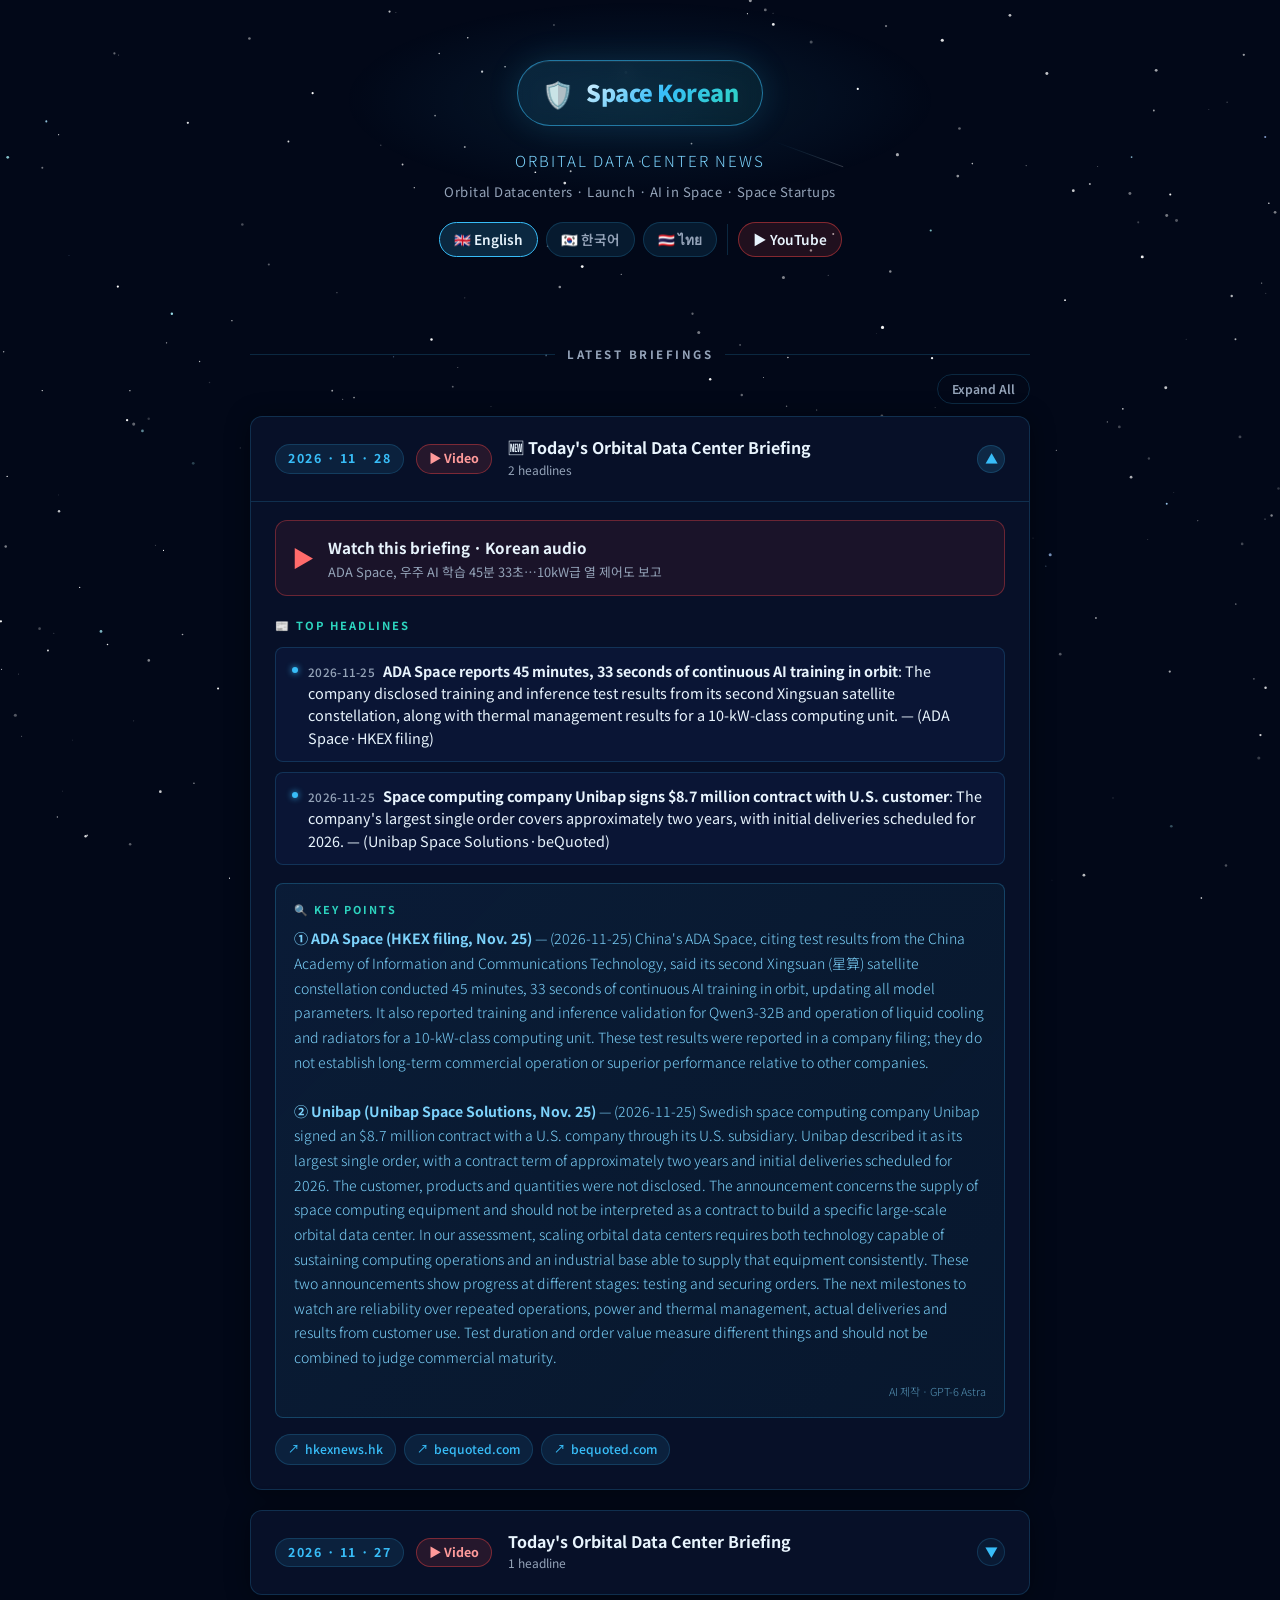
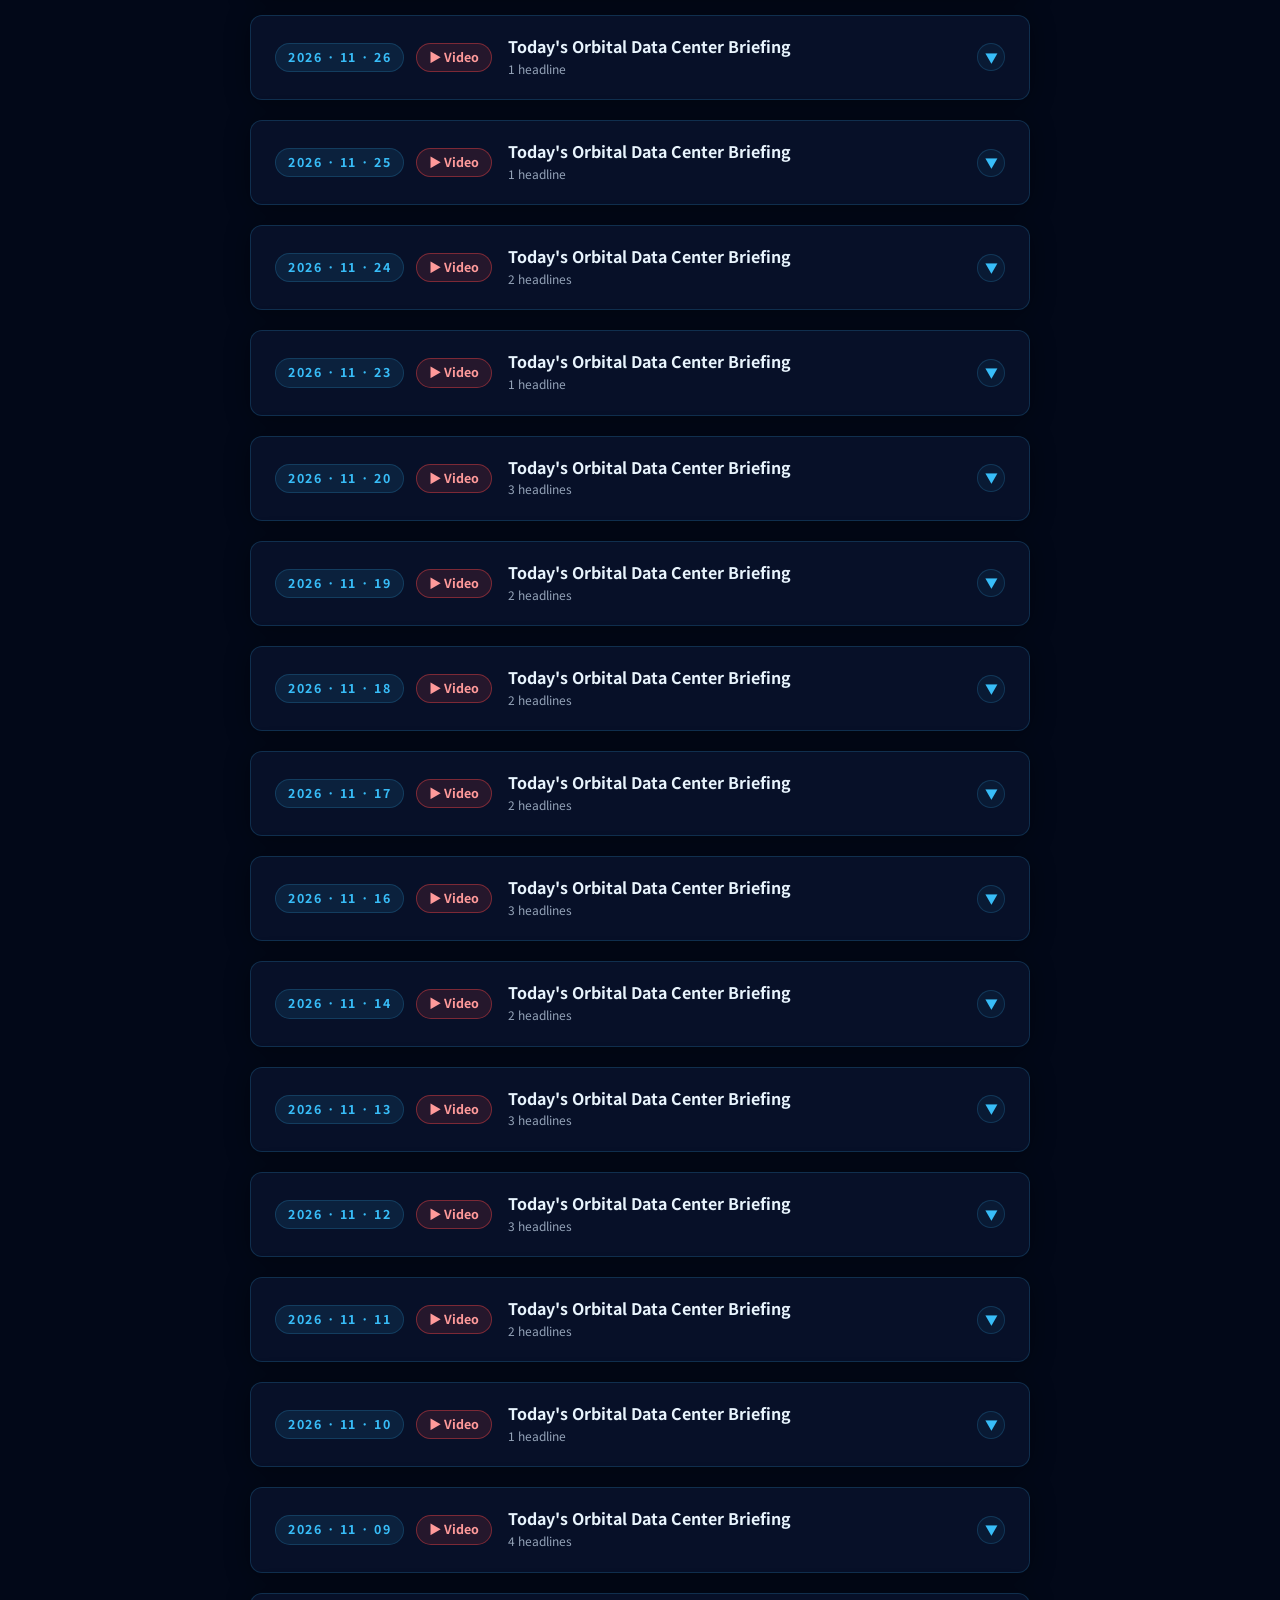
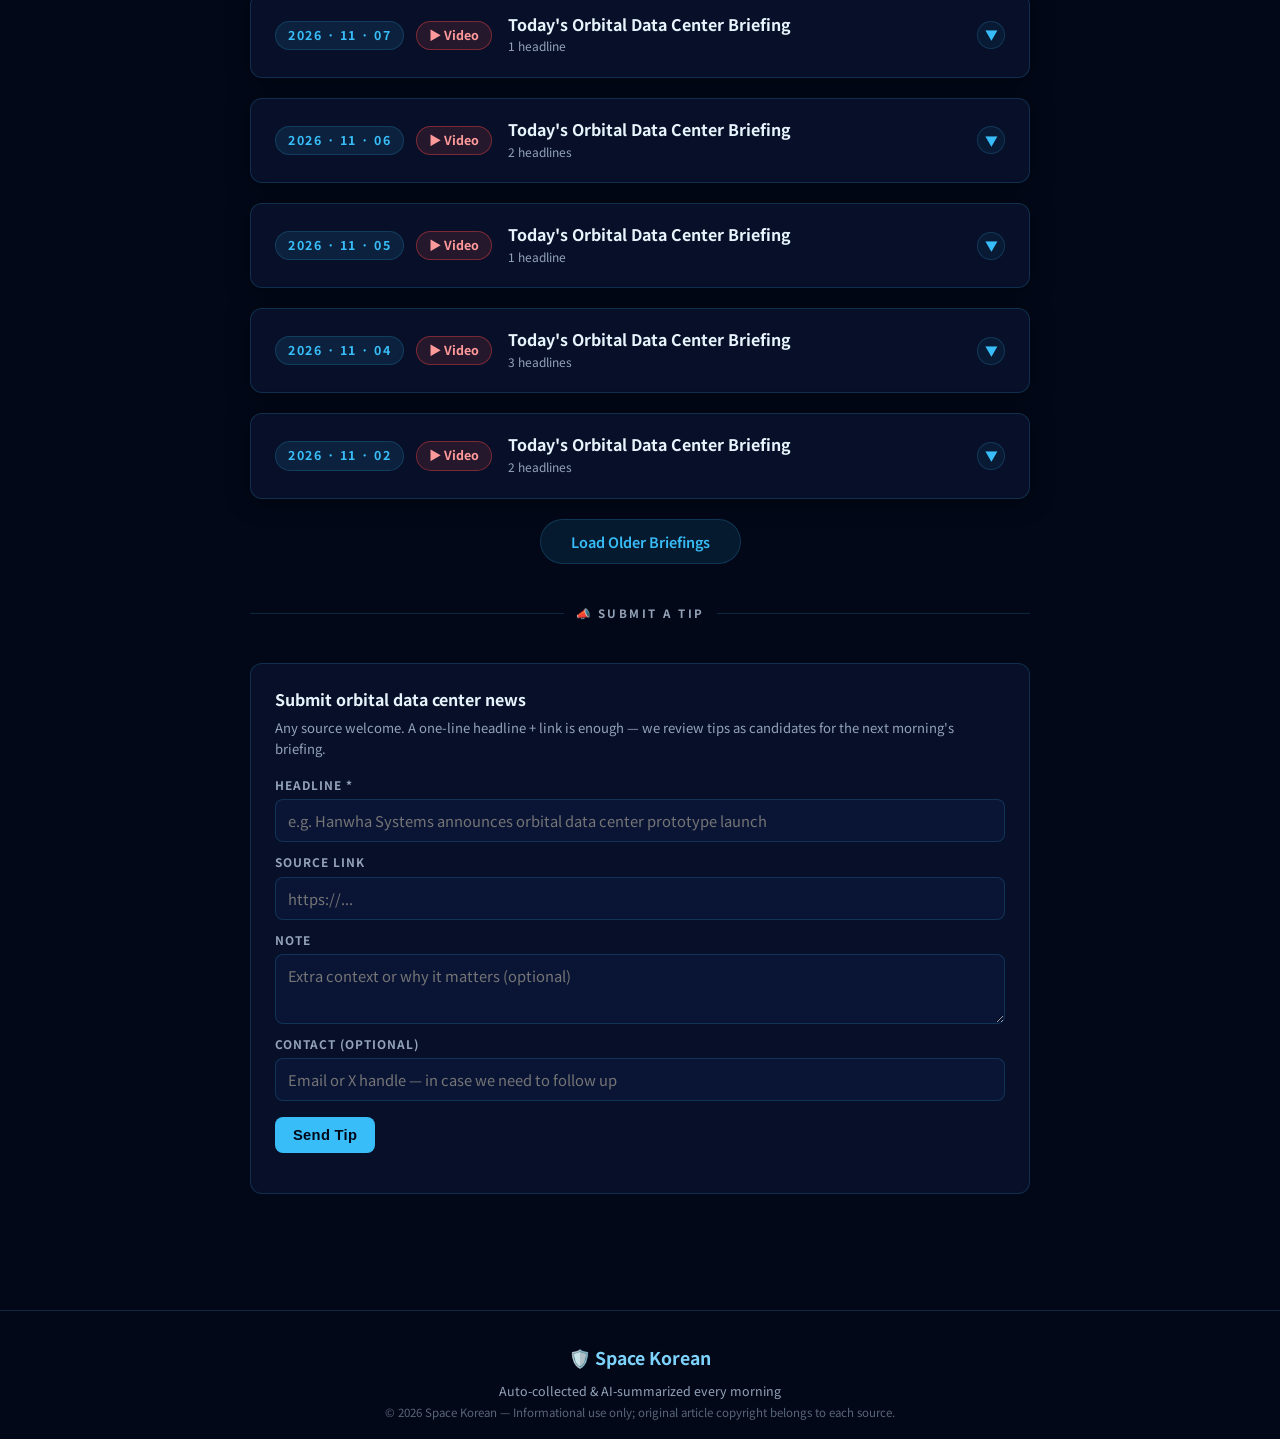
<file: en/index.html>
<!DOCTYPE html>
<html lang="en">
<head>
  <meta charset="UTF-8" />
  <meta name="viewport" content="width=device-width, initial-scale=1.0" />
  <title>Space Korean — Orbital Data Center News</title>
  <link rel="preconnect" href="https://fonts.googleapis.com" />
  <link rel="preconnect" href="https://fonts.gstatic.com" crossorigin />
  <link href="https://fonts.googleapis.com/css2?family=Noto+Sans+KR:wght@300;400;500;700;900&display=swap" rel="stylesheet" />
  <style>
    *, *::before, *::after { box-sizing: border-box; margin: 0; padding: 0; }
    :root {
      --bg-deep: #020818; --bg-card: #071028; --bg-card2: #0a1535;
      --border: rgba(56,189,248,0.18); --border-glow: rgba(56,189,248,0.55);
      --cyan: #38bdf8; --cyan-dim: #7dd3fc; --teal: #2dd4bf;
      --white: #e8f4fd; --muted: #94a3b8; --accent: #818cf8;
      --tag-bg: rgba(56,189,248,0.10); --radius: 12px; --radius-sm: 8px;
    }
    html { scroll-behavior: smooth; }
    body { font-family: 'Noto Sans KR', -apple-system, sans-serif; background: var(--bg-deep); color: var(--white); min-height: 100vh; overflow-x: hidden; line-height: 1.7; }
    #star-canvas { position: fixed; inset: 0; z-index: 0; pointer-events: none; }
    .page-wrap { position: relative; z-index: 1; max-width: 820px; margin: 0 auto; padding: 0 20px 80px; }
    header { text-align: center; padding: 60px 20px 48px; position: relative; }
    .logo-badge { display: inline-flex; align-items: center; gap: 12px; background: linear-gradient(135deg,rgba(56,189,248,.12),rgba(45,212,191,.08)); border: 1px solid var(--border-glow); border-radius: 50px; padding: 10px 24px; margin-bottom: 22px; box-shadow: 0 0 32px rgba(56,189,248,.15),inset 0 1px 0 rgba(255,255,255,.06); backdrop-filter: blur(8px); }
    .logo-emoji { font-size: 1.6rem; }
    .logo-text { font-size: 1.45rem; font-weight: 900; letter-spacing: -0.5px; background: linear-gradient(135deg,#e0f2fe,#38bdf8,#2dd4bf); -webkit-background-clip: text; -webkit-text-fill-color: transparent; background-clip: text; }
    .tagline { font-size: 0.95rem; color: var(--cyan-dim); letter-spacing: 2px; font-weight: 300; text-transform: uppercase; margin-bottom: 8px; }
    .header-sub { font-size: 0.82rem; color: var(--muted); letter-spacing: 0.5px; }
    .lang-switcher { display: flex; gap: 8px; justify-content: center; margin-top: 18px; }
    .lang-switcher a { text-decoration: none; color: var(--muted); font-size: 0.85rem; font-weight: 600; padding: 5px 14px; border: 1px solid var(--border); border-radius: 20px; background: var(--tag-bg); transition: color .2s, border-color .2s, background .2s; }
    .lang-switcher a:hover { color: var(--cyan); border-color: var(--border-glow); }
    .card-video-badge { font-size: 0.78rem; font-weight: 700; color: #ff9a9a; background: rgba(255,72,72,0.12); border: 1px solid rgba(255,72,72,0.40); border-radius: 20px; padding: 3px 12px; white-space: nowrap; }
    .video-cta { display: flex; align-items: center; gap: 14px; margin: 18px 0 2px; padding: 14px 16px; border: 1px solid rgba(255,72,72,0.35); background: rgba(255,72,72,0.08); border-radius: 12px; text-decoration: none; transition: border-color .2s, background .2s; }
    .video-cta:hover { border-color: rgba(255,72,72,0.7); background: rgba(255,72,72,0.16); }
    .video-cta .play { font-size: 1.4rem; color: #ff6b6b; line-height: 1; }
    .video-cta .vc-main { display: block; color: var(--white); font-weight: 700; font-size: 0.95rem; }
    .video-cta .vc-sub { display: block; color: var(--muted); font-size: 0.8rem; margin-top: 3px; line-height: 1.35; }
    .lang-switcher .sep { width: 1px; align-self: stretch; background: var(--border); margin: 2px 2px; }
    .lang-switcher a.yt-link { color: var(--white); border-color: rgba(255,72,72,0.45); background: rgba(255,72,72,0.12); }
    .lang-switcher a.yt-link:hover { color: #fff; border-color: #ff4848; background: rgba(255,72,72,0.22); }
    .lang-switcher a.active { color: var(--white); border-color: var(--cyan); background: rgba(56,189,248,0.18); }
    header::before { content: ''; position: absolute; top: 0; left: 50%; transform: translateX(-50%); width: 600px; height: 200px; background: radial-gradient(ellipse at center,rgba(56,189,248,.10) 0%,transparent 70%); pointer-events: none; }
    .section-label { display: flex; align-items: center; gap: 12px; margin: 40px 0 16px; font-size: 0.72rem; font-weight: 700; color: var(--muted); letter-spacing: 2.5px; text-transform: uppercase; }
    .section-label::before,.section-label::after { content: ''; flex: 1; height: 1px; background: var(--border); }
    .card { background: var(--bg-card); border: 1px solid var(--border); border-radius: var(--radius); margin-bottom: 20px; overflow: hidden; transition: border-color .25s,box-shadow .25s; box-shadow: 0 2px 24px rgba(0,0,0,.4); }
    .card:hover { border-color: rgba(56,189,248,.45); box-shadow: 0 4px 40px rgba(56,189,248,.10); }
    .card-header { display: flex; align-items: center; justify-content: space-between; gap: 16px; padding: 20px 24px; cursor: pointer; user-select: none; -webkit-user-select: none; transition: background .2s; }
    .card-header:hover { background: rgba(56,189,248,.04); }
    .card-meta { display: flex; align-items: center; gap: 12px; }
    .card-date { font-size: 0.78rem; font-weight: 700; color: var(--cyan); letter-spacing: 1.5px; background: var(--tag-bg); border: 1px solid var(--border); border-radius: 20px; padding: 3px 12px; white-space: nowrap; }
    .card-title-row { flex: 1; }
    .card-edition { font-size: 1.0rem; font-weight: 700; color: var(--white); line-height: 1.3; }
    .card-count { font-size: 0.75rem; color: var(--muted); margin-top: 2px; }
    .toggle-icon { width: 28px; height: 28px; border-radius: 50%; border: 1px solid var(--border); background: rgba(56,189,248,.06); display: flex; align-items: center; justify-content: center; flex-shrink: 0; transition: transform .3s,background .2s; color: var(--cyan); font-size: 0.8rem; }
    .card.open .toggle-icon { transform: rotate(180deg); background: rgba(56,189,248,.14); }
    .card-body { display: none; padding: 0 24px 24px; border-top: 1px solid var(--border); animation: fadeSlide .25s ease; }
    .card.open .card-body { display: block; }
    @keyframes fadeSlide { from { opacity: 0; transform: translateY(-6px); } to { opacity: 1; transform: translateY(0); } }
    .section-title { font-size: 0.70rem; font-weight: 700; color: var(--teal); letter-spacing: 2px; text-transform: uppercase; margin: 20px 0 12px; }
    .headline-list { list-style: none; display: flex; flex-direction: column; gap: 10px; margin-bottom: 4px; }
    .headline-item { display: flex; align-items: flex-start; gap: 10px; padding: 12px 16px; background: var(--bg-card2); border: 1px solid var(--border); border-radius: var(--radius-sm); transition: border-color .2s,background .2s; }
    .headline-item:hover { border-color: rgba(56,189,248,.35); background: rgba(56,189,248,.04); }
    .hl-bullet { width: 6px; height: 6px; border-radius: 50%; background: var(--cyan); margin-top: 7px; flex-shrink: 0; box-shadow: 0 0 6px var(--cyan); }
    .hl-text { font-size: 0.9rem; color: var(--white); font-weight: 400; line-height: 1.55; }
    .hl-date { display: inline-block; min-width: 5.5em; margin-right: 8px; color: var(--muted); font-variant-numeric: tabular-nums; font-size: 0.82em; font-weight: 500; letter-spacing: 0.3px; }
    .hl-text a { color: var(--white); text-decoration: none; transition: color .2s; }
    .hl-text a:hover { color: var(--cyan); text-decoration: underline; }
    .summary-box { background: linear-gradient(135deg,rgba(56,189,248,.07),rgba(45,212,191,.04)); border: 1px solid rgba(56,189,248,.25); border-radius: var(--radius-sm); padding: 16px 18px; margin-top: 18px; }
    .summary-label { font-size: 0.68rem; font-weight: 700; color: var(--teal); letter-spacing: 2px; text-transform: uppercase; margin-bottom: 8px; }
    .summary-text { font-size: 0.88rem; color: var(--cyan-dim); line-height: 1.75; font-weight: 300; }
    .links-row { margin-top: 16px; display: flex; flex-wrap: wrap; gap: 8px; }
    .src-link { display: inline-flex; align-items: center; gap: 5px; font-size: 0.76rem; color: var(--cyan); text-decoration: none; background: var(--tag-bg); border: 1px solid var(--border); border-radius: 20px; padding: 4px 12px; transition: background .2s,border-color .2s,color .2s; font-weight: 500; }
    .src-link:hover { background: rgba(56,189,248,.18); border-color: var(--border-glow); color: #e0f2fe; }
    .src-link::before { content: '↗'; font-size: 0.72rem; }
    footer { text-align: center; padding: 32px 20px 16px; border-top: 1px solid var(--border); margin-top: 20px; }
    .footer-logo { font-size: 1.1rem; font-weight: 700; color: var(--cyan-dim); margin-bottom: 8px; }
    .footer-note { font-size: 0.78rem; color: var(--muted); line-height: 1.7; }
    .footer-note a { color: var(--cyan); text-decoration: none; }
    .footer-note a:hover { text-decoration: underline; }
    /* News-tip submission form */
    .tip-section { margin: 40px 0 16px; }
    .tip-card { background: var(--bg-card); border: 1px solid var(--border); border-radius: var(--radius); padding: 22px 24px; }
    .tip-title { font-size: 1.0rem; font-weight: 700; color: var(--white); margin-bottom: 4px; }
    .tip-sub { font-size: 0.82rem; color: var(--muted); margin-bottom: 16px; line-height: 1.6; }
    .tip-form { display: flex; flex-direction: column; gap: 10px; }
    .tip-form label { font-size: 0.74rem; font-weight: 700; color: var(--muted); letter-spacing: 1px; text-transform: uppercase; }
    .tip-form input, .tip-form textarea { font-family: inherit; font-size: 0.92rem; background: var(--bg-card2); color: var(--white); border: 1px solid var(--border); border-radius: var(--radius-sm); padding: 10px 12px; transition: border-color .2s; width: 100%; }
    .tip-form input:focus, .tip-form textarea:focus { outline: none; border-color: var(--cyan); }
    .tip-form textarea { min-height: 70px; resize: vertical; }
    .tip-form .row { display: flex; flex-direction: column; gap: 4px; }
    .tip-form .row.compact { display: grid; grid-template-columns: 1fr 1fr; gap: 12px; }
    .tip-form .submit { background: var(--cyan); color: var(--bg-deep); font-weight: 800; border: none; border-radius: var(--radius-sm); padding: 10px 18px; cursor: pointer; font-size: 0.92rem; letter-spacing: 0.3px; transition: background .2s; margin-top: 6px; align-self: flex-start; }
    .tip-form .submit:hover { background: var(--cyan-dim); }
    .tip-form .submit:disabled { background: var(--muted); cursor: not-allowed; }
    .tip-msg { font-size: 0.85rem; margin-top: 8px; }
    .tip-msg.ok { color: var(--teal); }
    .tip-msg.err { color: #fca5a5; }
    @media (max-width: 600px) {
      .tip-form .row.compact { grid-template-columns: 1fr; gap: 10px; }
    }
    ::-webkit-scrollbar { width: 6px; }
    ::-webkit-scrollbar-track { background: var(--bg-deep); }
    ::-webkit-scrollbar-thumb { background: rgba(56,189,248,.3); border-radius: 3px; }
    @media (max-width: 600px) {
      header { padding: 40px 0 32px; } .logo-badge { padding: 8px 18px; } .logo-text { font-size: 1.2rem; }
      .card-header { padding: 16px 16px; } .card-body { padding: 0 16px 20px; }
      .card-edition { font-size: 0.92rem; } .card-date { font-size: 0.70rem; }
      .headline-item { padding: 10px 12px; } .hl-text { font-size: 0.84rem; } .summary-text { font-size: 0.84rem; }
    }
  
    #cards-container { display: block; }
    #load-more-wrap { text-align: center; margin: 8px 0 36px; }
    #load-more { background: var(--tag-bg); color: var(--cyan); border: 1px solid var(--border); border-radius: 24px; padding: 11px 30px; font-family: inherit; font-size: 0.9rem; font-weight: 600; cursor: pointer; transition: background .2s, border-color .2s; }
    #load-more:hover { background: rgba(56,189,248,.16); border-color: var(--border-glow); }
    #load-more:disabled { opacity: .5; cursor: default; }
    .cards-empty { color: var(--muted); text-align: center; padding: 48px 20px; font-size: 0.9rem; }
      #expand-all-wrap { text-align: right; margin: -6px 0 12px; }
    #expand-all { background: transparent; color: var(--muted); border: 1px solid var(--border); border-radius: 16px; padding: 5px 14px; font-family: inherit; font-size: 0.76rem; font-weight: 600; cursor: pointer; transition: color .2s, border-color .2s; }
    #expand-all:hover { color: var(--cyan); border-color: var(--border-glow); }
  </style>
</head>
<body>
<canvas id="star-canvas"></canvas>
<div class="page-wrap">
  <header>
    <div class="logo-badge"><span class="logo-emoji">🛡️</span><span class="logo-text">Space Korean</span></div>
    <div class="tagline">Orbital Data Center News</div>
    <div class="header-sub">Orbital Datacenters · Launch · AI in Space · Space Startups</div>
    <div class="lang-switcher">
      <a href="./" class="active">🇬🇧 English</a>
      <a href="../">🇰🇷 한국어</a>
      <a href="../thai/">🇹🇭 ไทย</a>
      <span class="sep" aria-hidden="true"></span>
      <a class="yt-link" href="https://www.youtube.com/@spacedc" target="_blank" rel="noopener">▶ YouTube</a>
    </div>
  </header>
  <div class="section-label">Latest Briefings</div>
  <div id="expand-all-wrap"><button id="expand-all" type="button" data-expand="Expand All" data-collapse="Collapse All">Expand All</button></div>
  <div id="cards-container"></div>
  <div id="load-more-wrap"><button id="load-more" type="button">Load Older Briefings</button></div>

  <div class="section-label">📣 Submit a Tip</div>
  <div class="tip-section">
    <div class="tip-card">
      <div class="tip-title">Submit orbital data center news</div>
      <div class="tip-sub">Any source welcome. A one-line headline + link is enough — we review tips as candidates for the next morning's briefing.</div>
      <form class="tip-form" id="tipForm">
        <div class="row">
          <label for="tip-title">Headline *</label>
          <input id="tip-title" name="title" type="text" maxlength="200" placeholder="e.g. Hanwha Systems announces orbital data center prototype launch" required />
        </div>
        <div class="row">
          <label for="tip-url">Source link</label>
          <input id="tip-url" name="url" type="url" maxlength="500" placeholder="https://..." />
        </div>
        <div class="row">
          <label for="tip-note">Note</label>
          <textarea id="tip-note" name="note" maxlength="2000" placeholder="Extra context or why it matters (optional)"></textarea>
        </div>
        <div class="row">
          <label for="tip-contact">Contact (optional)</label>
          <input id="tip-contact" name="contact" type="text" maxlength="200" placeholder="Email or X handle — in case we need to follow up" />
        </div>
        <button class="submit" type="submit" id="tip-submit">Send Tip</button>
        <div class="tip-msg" id="tip-msg"></div>
      </form>
    </div>
  </div>
</div>
<footer>
  <div class="page-wrap" style="padding-bottom:0">
    <div class="footer-logo">🛡️ Space Korean</div>
    <div class="footer-note">
      Auto-collected &amp; AI-summarized every morning<br />
      <span style="font-size:0.72rem;opacity:.6;">© 2026 Space Korean — Informational use only; original article copyright belongs to each source.</span>
    </div>
  </div>
</footer>
<script>
  function toggleCard(headerEl) { const card = headerEl.closest('.card'); card.classList.toggle('open'); }
  (function () {
    const canvas = document.getElementById('star-canvas');
    const ctx = canvas.getContext('2d');
    let W, H, stars = [], shootingStars = [];
    const STAR_COUNT = 280, SHOOT_INTERVAL = 4000;
    function resize() { W = canvas.width = window.innerWidth; H = canvas.height = window.innerHeight; }
    function randRange(a, b) { return a + Math.random() * (b - a); }
    function initStars() { stars = []; for (let i = 0; i < STAR_COUNT; i++) { stars.push({ x: Math.random()*W, y: Math.random()*H, r: randRange(0.3,1.6), alpha: randRange(0.2,1.0), dAlpha: randRange(0.003,0.012)*(Math.random()<.5?1:-1), color: Math.random()<.12 ? 'hsl('+randRange(180,220)+',80%,80%)' : '#ffffff' }); } }
    function spawnShootingStar() { const angle=randRange(15,35)*Math.PI/180; const startX=randRange(-100,W*.7); const startY=randRange(0,H*.5); shootingStars.push({x:startX,y:startY,vx:Math.cos(angle)*randRange(6,12),vy:Math.sin(angle)*randRange(6,12),len:randRange(80,180),life:1.0,decay:randRange(0.012,0.024)}); }
    function drawStars() { stars.forEach(s => { s.alpha+=s.dAlpha; if(s.alpha>=1.0){s.alpha=1.0;s.dAlpha*=-1;} if(s.alpha<=0.1){s.alpha=0.1;s.dAlpha*=-1;} ctx.globalAlpha=s.alpha; ctx.beginPath(); ctx.arc(s.x,s.y,s.r,0,Math.PI*2); ctx.fillStyle=s.color; ctx.fill(); ctx.globalAlpha=1; }); }
    function drawShootingStars() { shootingStars=shootingStars.filter(ss=>ss.life>0); shootingStars.forEach(ss => { const tailX=ss.x-ss.vx*(ss.len/10); const tailY=ss.y-ss.vy*(ss.len/10); const grad=ctx.createLinearGradient(tailX,tailY,ss.x,ss.y); grad.addColorStop(0,'rgba(56,189,248,0)'); grad.addColorStop(1,'rgba(255,255,255,'+ss.life*.9+')'); ctx.beginPath(); ctx.moveTo(tailX,tailY); ctx.lineTo(ss.x,ss.y); ctx.strokeStyle=grad; ctx.lineWidth=1.5*ss.life; ctx.stroke(); ss.x+=ss.vx; ss.y+=ss.vy; ss.life-=ss.decay; }); }
    function loop() { ctx.clearRect(0,0,W,H); drawStars(); drawShootingStars(); requestAnimationFrame(loop); }
    window.addEventListener('resize',()=>{resize();initStars();}); resize(); initStars(); loop();
    setInterval(spawnShootingStar,SHOOT_INTERVAL); setTimeout(spawnShootingStar,800);
  })();

  // ===== Cloudflare tracker beacon + news-tip form =====
  // Replace https://spacekorean-tracker.koreasat5a.workers.dev with deployed worker URL after `wrangler deploy`.
  // Format: https://spacekorean-tracker.<your-subdomain>.workers.dev
  (function () {
    var WORKER_URL = "https://spacekorean-tracker.koreasat5a.workers.dev";
    var LANG = "en";

    // Skip locally / before deployment.
    var localHost = location.hostname === "localhost" || location.hostname === "127.0.0.1";
    var unconfigured = WORKER_URL.indexOf("PLACEHOLDER") !== -1;

    // --- visitor beacon ---
    function fireBeacon() {
      if (localHost || unconfigured) return;
      var payload = JSON.stringify({
        path: location.pathname,
        anchor: (location.hash || "").replace(/^#/, ""),
        referrer: document.referrer || "",
      });
      var sent = false;
      if (navigator.sendBeacon) {
        try { sent = navigator.sendBeacon(WORKER_URL + "/beacon", new Blob([payload], { type: "application/json" })); } catch (_) {}
      }
      if (!sent) {
        fetch(WORKER_URL + "/beacon", { method: "POST", headers: { "Content-Type": "application/json" }, body: payload, keepalive: true, mode: "cors", credentials: "omit" }).catch(function () {});
      }
    }
    if (document.readyState === "loading") document.addEventListener("DOMContentLoaded", fireBeacon);
    else fireBeacon();
    var lastAnchor = (location.hash || "").replace(/^#/, "");
    window.addEventListener("hashchange", function () {
      var cur = (location.hash || "").replace(/^#/, "");
      if (cur !== lastAnchor) { lastAnchor = cur; fireBeacon(); }
    });

    // --- outbound click beacon ---
    // One delegated listener: which links actually take people off the site
    // (YouTube channel button, a card's video CTA, source articles). Fires on
    // capture so it still records when the browser navigates away.
    function clickLang() {
      var p = location.pathname;
      if (/\/en\/?$|\/en\//.test(p)) return "en";
      if (/\/thai\/?$|\/thai\//.test(p)) return "th";
      return "ko";
    }
    document.addEventListener("click", function (ev) {
      if (localHost || unconfigured) return;
      var a = ev.target && ev.target.closest ? ev.target.closest("a[href]") : null;
      if (!a) return;
      var href = a.getAttribute("href") || "";
      if (!/^https?:/i.test(href)) return;               // internal / hash links: ignore
      if (a.host === location.host) return;              // same-site absolute links: ignore
      var kind = a.classList.contains("yt-link") ? "youtube_channel"
               : a.classList.contains("video-cta") ? "card_video"
               : (a.classList.contains("src-link") || a.closest(".headline-list")) ? "source"
               : "other";
      var card = a.closest ? a.closest(".card") : null;
      var payload = JSON.stringify({
        lang: clickLang(),
        kind: kind,
        href: href,
        anchor: card ? (card.id || "") : "",
      });
      var sent = false;
      if (navigator.sendBeacon) {
        try { sent = navigator.sendBeacon(WORKER_URL + "/click", new Blob([payload], { type: "application/json" })); } catch (_) {}
      }
      if (!sent) {
        fetch(WORKER_URL + "/click", { method: "POST", headers: { "Content-Type": "application/json" }, body: payload, keepalive: true, mode: "cors", credentials: "omit" }).catch(function () {});
      }
    }, true);

    // --- news-tip form submit ---
    var form = document.getElementById("tipForm");
    if (form) {
      form.addEventListener("submit", function (e) {
        e.preventDefault();
        var btn = document.getElementById("tip-submit");
        var msg = document.getElementById("tip-msg");
        msg.className = "tip-msg";
        msg.textContent = "";

        if (unconfigured) {
          msg.className = "tip-msg err";
          msg.textContent = "Tip system is warming up. Please try again shortly.";
          return;
        }

        var data = {
          lang: LANG,
          title: document.getElementById("tip-title").value.trim(),
          url: document.getElementById("tip-url").value.trim(),
          note: document.getElementById("tip-note").value.trim(),
          contact: document.getElementById("tip-contact").value.trim(),
        };
        if (!data.title && !data.note) {
          msg.className = "tip-msg err";
          msg.textContent = "A headline or a note is required.";
          return;
        }

        btn.disabled = true;
        btn.textContent = "Sending...";

        fetch(WORKER_URL + "/suggest", {
          method: "POST",
          headers: { "Content-Type": "application/json" },
          body: JSON.stringify(data),
          mode: "cors",
          credentials: "omit",
        })
        .then(function (r) { return r.json().then(function (j) { return { ok: r.ok, body: j }; }); })
        .then(function (res) {
          if (res.ok && res.body.ok) {
            msg.className = "tip-msg ok";
            msg.textContent = "✓ Thanks! Your tip was received. We'll review it for tomorrow morning's briefing.";
            form.reset();
          } else {
            msg.className = "tip-msg err";
            msg.textContent = "Send failed: " + (res.body && res.body.error ? res.body.error : "please try again.");
          }
        })
        .catch(function (e) {
          msg.className = "tip-msg err";
          msg.textContent = "Network error: " + e.message;
        })
        .finally(function () {
          btn.disabled = false;
          btn.textContent = "Send Tip";
        });
      });
    }
  })();

  // ===== Client-side card renderer (briefs/ JSON shards) =====
  (function () {
    var BRIEFS = "briefs/";
    var L = {
      edition: "Today's Orbital Data Center Briefing",
      editionLatest: "🆕 Today's Orbital Data Center Briefing",
      section: "📰 Top Headlines",
      summary: "🔍 Key Points",
      countOne: function (n) { return n + (n === 1 ? " headline" : " headlines"); },
      loadMore: "Load Older Briefings",
      videoBadge: "▶ Video",
      videoCta: "Watch this briefing",
      error: "Couldn't load briefings. Please refresh in a moment."
    };
    var container = document.getElementById("cards-container");
    var btn = document.getElementById("load-more");
    if (!container) return;

    var manifest = null, monthQueue = [], monthsLoaded = {}, rendered = {};

    function esc(s) { var d = document.createElement("div"); d.textContent = (s == null ? "" : s); return d.innerHTML; }
    function pretty(d) { var p = d.split("-"); return p[0] + " · " + p[1] + " · " + p[2]; }
    function getJSON(u) { return fetch(u + (u.indexOf('?') === -1 ? '?' : '&') + 'v=' + Date.now(), { cache: 'no-store' }).then(function (r) { if (!r.ok) throw new Error(u); return r.json(); }); }

    function cardHTML(c, isLatest) {
      var edition = isLatest ? L.editionLatest : L.edition;
      var hls = (c.headlines || []).map(function (h) {
        var ds = h.date ? '<span class="hl-date">' + esc(h.date) + '</span>' : '';
        return '<li class="headline-item"><span class="hl-bullet"></span>'
             + '<span class="hl-text">' + ds + (h.html || '') + '</span></li>';
      }).join('');
      var srcs = (c.sources || []).map(function (s) {
        return '<a class="src-link" href="' + esc(s.url) + '" target="_blank" rel="noopener">' + esc(s.label) + '</a>';
      }).join('');
      return '<div class="card' + (isLatest ? ' open' : '') + '" id="brief-' + esc(c.date) + '">'
        + '<div class="card-header" onclick="toggleCard(this)">'
        + '<div class="card-meta"><span class="card-date">' + pretty(c.date) + '</span>'
        + (c.video ? '<span class="card-video-badge">' + L.videoBadge + '</span>' : '') + '</div>'
        + '<div class="card-title-row"><div class="card-edition">' + edition + '</div>'
        + '<div class="card-count">' + L.countOne((c.headlines || []).length) + '</div></div>'
        + '<div class="toggle-icon">▼</div></div>'
        + '<div class="card-body">'
        + (c.video ? '<a class="video-cta" href="https://youtube.com/shorts/' + esc(c.video.id) + '" target="_blank" rel="noopener">'
            + '<span class="play">\u25B6</span><span><span class="vc-main">' + L.videoCta + (c.video.ko_audio ? ' · Korean audio' : '') + '</span>'
            + '<span class="vc-sub">' + esc(c.video.title || '') + '</span></span></a>' : '')
        + '<div class="section-title">' + L.section + '</div>'
        + '<ul class="headline-list">' + hls + '</ul>'
        + '<div class="summary-box"><div class="summary-label">' + L.summary + '</div>'
        + '<div class="summary-text">' + (c.summary_html || '') + '</div></div>'
        + '<div class="links-row">' + srcs + '</div></div></div>';
    }

    function orderedMonths() {
      var seen = {}, out = [];
      manifest.cards.forEach(function (c) { if (!seen[c.month]) { seen[c.month] = 1; out.push(c.month); } });
      return out;
    }

    function ensureMonth(m) {
      if (monthsLoaded[m]) return Promise.resolve(monthsLoaded[m]);
      return getJSON(BRIEFS + m + ".json").then(function (d) { monthsLoaded[m] = d; return d; });
    }

    function renderMonth(m) {
      return ensureMonth(m).then(function (data) {
        Object.keys(data).sort().reverse().forEach(function (d) {
          if (rendered[d]) return;
          rendered[d] = true;
          container.insertAdjacentHTML("beforeend", cardHTML(data[d], d === manifest.latest));
        });
      });
    }

    function loadNext() {
      if (monthQueue.length === 0) { if (btn) btn.style.display = "none"; return Promise.resolve(); }
      var m = monthQueue.shift();
      return renderMonth(m).then(function () { if (monthQueue.length === 0 && btn) btn.style.display = "none"; });
    }

    function scrollToHash() {
      var h = location.hash || "";
      var mt = h.match(/^#brief-(\d{4}-\d{2}-\d{2})$/);
      if (!mt) return Promise.resolve();
      var date = mt[1];
      function step() {
        if (rendered[date] || monthQueue.length === 0) {
          var el = document.getElementById("brief-" + date);
          if (el) { el.classList.add("open"); el.scrollIntoView({ behavior: "smooth", block: "start" }); }
          return Promise.resolve();
        }
        return loadNext().then(step);
      }
      return step();
    }

    getJSON(BRIEFS + "manifest.json").then(function (m) {
      manifest = m;
      monthQueue = orderedMonths();
      return loadNext();
    }).then(function () {
      return scrollToHash();
    }).catch(function () {
      container.innerHTML = '<div class="cards-empty">' + L.error + '</div>';
      if (btn) btn.style.display = "none";
    });

    window.addEventListener("hashchange", scrollToHash);
    if (btn) btn.addEventListener("click", function () { loadNext(); });
    var expandBtn = document.getElementById("expand-all");
    if (expandBtn) {
      var EXP = expandBtn.getAttribute("data-expand"), COL = expandBtn.getAttribute("data-collapse");
      expandBtn.addEventListener("click", function () {
        var cards = container.querySelectorAll(".card");
        var anyClosed = Array.prototype.some.call(cards, function (c) { return !c.classList.contains("open"); });
        Array.prototype.forEach.call(cards, function (c) { c.classList.toggle("open", anyClosed); });
        expandBtn.textContent = anyClosed ? COL : EXP;
      });
    }

  })();

</script>
</body>
</html>
</file>
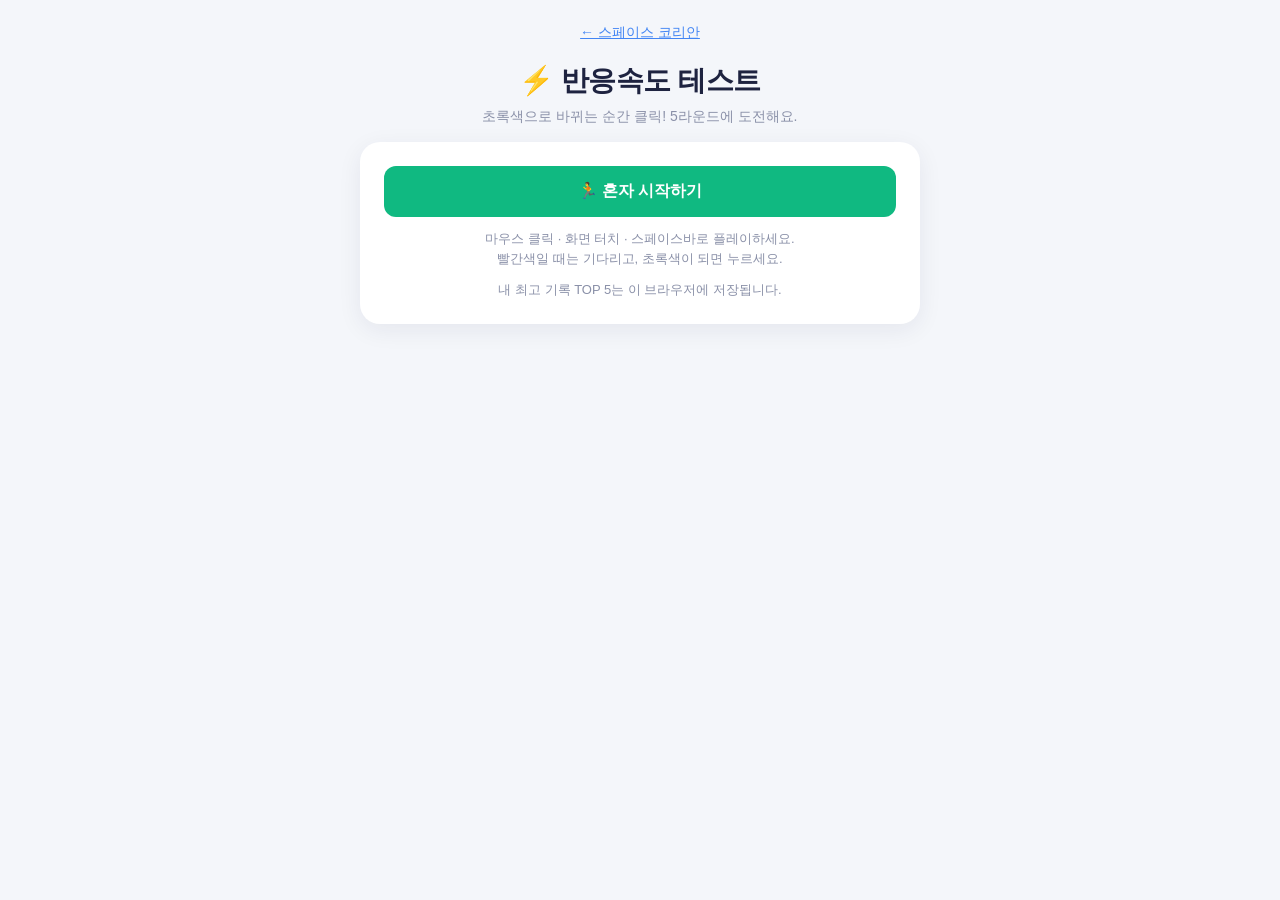
<file: reaction-game/index.html>
<!DOCTYPE html>
<html lang="ko">
<head>
<meta charset="utf-8">
<meta name="viewport" content="width=device-width, initial-scale=1">
<title>반응속도 게임 — Space Korean</title>
<style>
  :root {
    --bg: #f4f6fa;
    --card: #ffffff;
    --ink: #1e2340;
    --sub: #8a90a8;
    --blue: #4285f4;
    --green: #10b981;
    --red: #ef4444;
    --yellow: #f59e0b;
    --radius: 20px;
  }
  * { box-sizing: border-box; margin: 0; padding: 0; -webkit-tap-highlight-color: transparent; }
  html, body { height: 100%; }
  body {
    font-family: -apple-system, BlinkMacSystemFont, "Apple SD Gothic Neo", "Noto Sans KR", sans-serif;
    background: var(--bg); color: var(--ink);
    display: flex; flex-direction: column; align-items: center;
    min-height: 100vh; padding: 24px 16px;
  }
  .screen { display: none; width: 100%; max-width: 560px; flex-direction: column; gap: 16px; }
  .screen.active { display: flex; }
  h1 { font-size: 28px; text-align: center; letter-spacing: -0.5px; }
  h1 .bolt { color: var(--yellow); }
  .tagline { text-align: center; color: var(--sub); font-size: 14px; margin-top: -8px; }
  .card {
    background: var(--card); border-radius: var(--radius);
    padding: 24px; box-shadow: 0 6px 24px rgba(30,35,64,.07);
  }
  input[type=text] {
    width: 100%; padding: 14px 16px; font-size: 16px;
    border: 2px solid #e3e7f0; border-radius: 12px; outline: none;
    transition: border-color .15s;
  }
  input[type=text]:focus { border-color: var(--blue); }
  .btn {
    display: block; width: 100%; padding: 15px; font-size: 16px; font-weight: 700;
    border: none; border-radius: 12px; cursor: pointer; color: #fff;
    background: var(--blue); transition: transform .06s, opacity .15s;
  }
  .btn:active { transform: scale(.98); }
  .btn.green { background: var(--green); }
  .btn.ghost { background: #eef1f7; color: var(--ink); }
  .btn:disabled { opacity: .45; cursor: default; }
  .row { display: flex; gap: 10px; }
  .row > * { flex: 1; }
  .stack { display: flex; flex-direction: column; gap: 12px; }
  .divider { display: flex; align-items: center; gap: 12px; color: var(--sub); font-size: 13px; }
  .divider::before, .divider::after { content: ""; flex: 1; height: 1px; background: #e3e7f0; }

  /* ---- Arena ---- */
  #arena {
    height: 380px; border-radius: var(--radius); cursor: pointer; user-select: none;
    display: flex; flex-direction: column; align-items: center; justify-content: center; gap: 12px;
    color: #fff; text-align: center; padding: 24px;
    background: var(--blue); transition: background .1s;
  }
  #arena.waiting { background: var(--red); }
  #arena.go { background: var(--green); }
  #arena.done { background: var(--ink); }
  #arena .big { font-size: 44px; font-weight: 800; letter-spacing: -1px; }
  #arena .small { font-size: 15px; opacity: .85; }
  #roundBadge {
    align-self: center; background: var(--card); color: var(--sub);
    padding: 6px 16px; border-radius: 999px; font-size: 13px; font-weight: 700;
  }
  #liveBoard { font-size: 14px; }
  #liveBoard table { width: 100%; border-collapse: collapse; }
  #liveBoard td { padding: 6px 4px; border-bottom: 1px solid #eef1f7; }
  #liveBoard td:last-child { text-align: right; font-variant-numeric: tabular-nums; font-weight: 700; }

  /* ---- Lobby ---- */
  .room-name {
    text-align: center; font-size: 34px; font-weight: 800; letter-spacing: -0.5px;
    color: var(--blue); padding: 8px 0 4px; cursor: pointer; word-break: break-all;
  }
  .hint { font-size: 13px; color: var(--sub); text-align: center; line-height: 1.5; }

  /* ---- Chat ---- */
  .chat-card { display: flex; flex-direction: column; }
  .chat-log {
    max-height: 190px; min-height: 90px; overflow-y: auto;
    display: flex; flex-direction: column; gap: 7px; padding-right: 4px; margin-bottom: 10px;
  }
  .chat-log:empty::after {
    content: "아직 메시지가 없어요."; color: var(--sub); font-size: 13px; margin: auto;
  }
  .chat-msg { font-size: 14px; line-height: 1.45; word-break: break-word; }
  .chat-msg .who { font-weight: 800; margin-right: 6px; }
  .chat-msg.mine .who { color: var(--blue); }
  .chat-msg.sys { color: var(--sub); font-size: 13px; text-align: center; font-style: italic; }
  .chat-input input { flex: 1; padding: 12px 14px; font-size: 15px; }
  .chat-send { flex: 0 0 68px; padding: 12px 0; font-size: 15px; }

  .code-display {
    text-align: center; font-size: 52px; font-weight: 800; letter-spacing: 12px;
    color: var(--blue); padding: 8px 0 4px; cursor: pointer;
  }
  .code-hint { text-align: center; color: var(--sub); font-size: 13px; }
  .player-list { display: flex; flex-direction: column; gap: 8px; margin-top: 8px; }
  .player-chip {
    display: flex; align-items: center; gap: 10px; padding: 12px 16px;
    background: #f4f6fa; border-radius: 12px; font-weight: 600; font-size: 15px;
  }
  .player-chip .dot { width: 10px; height: 10px; border-radius: 50%; background: var(--green); }
  .player-chip .tag { margin-left: auto; font-size: 12px; color: var(--blue); font-weight: 700; }

  /* ---- Results ---- */
  .result-avg { font-size: 72px; font-weight: 800; letter-spacing: -2px; line-height: 1; }
  .result-avg span { font-size: 24px; color: var(--sub); font-weight: 600; margin-left: 4px; }
  .stars {
    display: inline-block; background: var(--green); color: #fff;
    padding: 8px 18px; border-radius: 999px; font-size: 18px; letter-spacing: 3px; margin: 14px 0;
  }
  .stat-row { display: flex; gap: 28px; margin-top: 6px; }
  .stat-row .label { font-size: 13px; color: var(--sub); }
  .stat-row .val { font-size: 20px; font-weight: 800; margin-top: 2px; font-variant-numeric: tabular-nums; }
  .val.best { color: var(--green); } .val.worst { color: var(--red); }
  #chartBox svg, #mChartBox svg { width: 100%; height: auto; display: block; }
  .rank-table { width: 100%; border-collapse: collapse; font-size: 15px; }
  .rank-table td, .rank-table th { padding: 10px 8px; border-bottom: 1px solid #eef1f7; text-align: left; }
  .rank-table td.num, .rank-table th.num { text-align: right; font-variant-numeric: tabular-nums; }
  .rank-table tr.me { background: #eef5ff; }
  .medal { font-size: 18px; }
  /* results extras */
  .grade-title { font-size: 20px; font-weight: 800; margin-top: 2px; }
  .grade-sub { font-size: 14px; color: var(--sub); margin: 4px 0 14px; }
  .new-best {
    display: inline-block; background: #fff7e6; color: #b45309; font-weight: 800;
    font-size: 14px; padding: 8px 16px; border-radius: 999px; margin-bottom: 14px;
  }
  .place { font-size: 56px; font-weight: 800; line-height: 1.1; }
  .place-sub { font-size: 15px; color: var(--sub); margin-top: 6px; }
  .stat-grid { display: grid; grid-template-columns: repeat(2, 1fr); gap: 14px 12px; }
  .stat-grid .label { font-size: 13px; color: var(--sub); }
  .stat-grid .val { font-size: 19px; font-weight: 800; margin-top: 2px; font-variant-numeric: tabular-nums; }
  .table-scroll { overflow-x: auto; }
  .rank-table th { font-size: 13px; color: var(--sub); font-weight: 700; white-space: nowrap; }
  .rank-table td { white-space: nowrap; }
  .rank-table td.best { color: var(--green); font-weight: 700; }
  .rank-table td.worst { color: var(--red); }
  .rank-table .me-col { background: #f7faff; }
  .warn { color: var(--yellow); font-size: 12px; font-weight: 700; }
  .legend { display: flex; flex-wrap: wrap; gap: 12px; margin-top: 12px; justify-content: center; }
  .legend .lg { display: flex; align-items: center; gap: 6px; font-size: 13px; color: var(--sub); font-weight: 600; }
  .legend i { width: 12px; height: 12px; border-radius: 3px; display: inline-block; }
  .toast {
    position: fixed; bottom: 24px; left: 50%; transform: translateX(-50%);
    background: var(--ink); color: #fff; padding: 12px 22px; border-radius: 999px;
    font-size: 14px; opacity: 0; transition: opacity .25s; pointer-events: none; z-index: 10;
  }
  .toast.show { opacity: 1; }
  .section-title { font-size: 15px; font-weight: 800; color: var(--sub); }
  .site-back { color: var(--blue); font-size: 14px; margin-bottom: 20px; }
  #arena { touch-action: manipulation; transition: none; }
  @media (max-width: 400px) {
    .card { padding: 20px 16px; }
    .rank-table td, .rank-table th { padding: 10px 4px; font-size: 13px; }
  }
</style>
</head>
<body>

<a class="site-back" href="../">← 스페이스 코리안</a>
<div class="screen active" id="scr-home">
  <h1><span class="bolt">⚡</span> 반응속도 테스트</h1>
  <p class="tagline">초록색으로 바뀌는 순간 클릭! 5라운드에 도전해요.</p>
  <div class="card stack">
    <button class="btn green" id="btnSolo">🏃 혼자 시작하기</button>
    <p class="hint">마우스 클릭 · 화면 터치 · 스페이스바로 플레이하세요.<br>빨간색일 때는 기다리고, 초록색이 되면 누르세요.</p>
    <p class="hint">내 최고 기록 TOP 5는 이 브라우저에 저장됩니다.</p>
  </div>
</div>
<!-- GAME -->
<div class="screen" id="scr-game">
  <div id="roundBadge">라운드 1 / 5</div>
  <div id="arena" role="button" tabindex="0" aria-label="반응속도 측정 영역">
    <div class="big" id="arenaBig">준비</div>
    <div class="small" id="arenaSmall"></div>
  </div>
  <button class="btn ghost" id="btnCancel">처음으로</button>
</div>

<!-- SOLO RESULTS -->
<div class="screen" id="scr-result">
  <h1>📊 결과</h1>
  <div class="card" style="text-align:center">
    <div id="newBestBadge" class="new-best" style="display:none">🎉 개인 최고 기록 경신!</div>
    <div class="result-avg" id="rAvg">0<span>ms</span></div>
    <div class="stars" id="rStars"></div>
    <div id="rGrade"></div>
    <div class="stat-row" style="justify-content:center">
      <div><div class="label">최고</div><div class="val best" id="rBest"></div></div>
      <div><div class="label">평균</div><div class="val" id="rMean"></div></div>
      <div><div class="label">최저</div><div class="val worst" id="rWorst"></div></div>
    </div>
  </div>
  <div class="card">
    <div class="section-title" style="margin-bottom:10px">라운드별 기록</div>
    <div id="chartBox"></div>
  </div>
  <div class="card">
    <div class="section-title" style="margin-bottom:8px">상세 통계</div>
    <table class="rank-table" id="soloDetail"></table>
  </div>
  <div class="card">
    <div class="section-title" style="margin-bottom:8px">🏅 내 최고 기록 TOP 5</div>
    <table class="rank-table" id="soloRank"></table>
  </div>
  <button class="btn green" id="btnRetry">다시 도전</button>
  <button class="btn ghost" id="btnHome1">처음으로</button>
</div>

<div class="toast" id="toast"></div>
<script>
"use strict";
const $ = id => document.getElementById(id);
const ROUNDS = 5;

// ---------- helpers ----------
function show(id) {
  document.querySelectorAll('.screen').forEach(s => s.classList.remove('active'));
  $(id).classList.add('active');
}
let toastTimer;
function toast(msg) {
  const t = $('toast');
  t.textContent = msg;
  t.classList.add('show');
  clearTimeout(toastTimer);
  toastTimer = setTimeout(() => t.classList.remove('show'), 2200);
}
function starsFor(avg) {
  if (avg == null) return '☆☆☆☆☆';
  const full = avg < 200 ? 5 : avg < 240 ? 4.5 : avg < 290 ? 4 : avg < 340 ? 3.5 : avg < 400 ? 3 : avg < 500 ? 2.5 : 2;
  let s = '★'.repeat(Math.floor(full));
  if (full % 1) s += '⯨';
  return s + '☆'.repeat(5 - Math.ceil(full));
}
function fmt(ms) { return ms == null ? '—' : ms + ' ms'; }

// SVG line chart in arealme style
function lineChart(times) {
  const vals = times.filter(t => t != null);
  if (!vals.length) return '<div style="color:var(--sub);text-align:center">기록 없음</div>';
  const W = 520, H = 260, PL = 56, PR = 24, PT = 20, PB = 36;
  let min = Math.min(...vals), max = Math.max(...vals);
  if (min === max) { min -= 20; max += 20; }
  const span = max - min, pad = span * 0.15;
  min -= pad; max += pad;
  const x = i => PL + i * (W - PL - PR) / (times.length - 1);
  const y = v => PT + (max - v) * (H - PT - PB) / (max - min);
  let g = '';
  // gridlines + y labels
  for (let i = 0; i <= 4; i++) {
    const v = min + (max - min) * i / 4, yy = y(v);
    g += `<line x1="${PL}" y1="${yy}" x2="${W - PR}" y2="${yy}" stroke="#e3e7f0" stroke-dasharray="4 4"/>`;
    g += `<text x="${PL - 10}" y="${yy + 4}" text-anchor="end" font-size="13" fill="#8a90a8">${Math.round(v)}</text>`;
  }
  // x labels
  times.forEach((_, i) => {
    g += `<text x="${x(i)}" y="${H - 10}" text-anchor="middle" font-size="13" fill="#8a90a8">${i + 1}</text>`;
  });
  // polyline through valid points
  const pts = times.map((t, i) => t == null ? null : [x(i), y(t)]).filter(Boolean);
  const poly = pts.map(p => p.join(',')).join(' ');
  g += `<polyline points="${poly}" fill="none" stroke="#4285f4" stroke-width="3.5" stroke-linejoin="round"/>`;
  times.forEach((t, i) => {
    if (t == null) {
      g += `<text x="${x(i)}" y="${H / 2}" text-anchor="middle" font-size="14" fill="#ef4444">✕</text>`;
    } else {
      g += `<circle cx="${x(i)}" cy="${y(t)}" r="9" fill="#fff" stroke="#4285f4" stroke-width="3.5"/>`;
    }
  });
  return `<svg viewBox="0 0 ${W} ${H}" xmlns="http://www.w3.org/2000/svg">${g}</svg>`;
}

// Local solo history (best 5 averages)
function loadHistory() {
  try { return JSON.parse(localStorage.getItem('rt_history') || '[]'); } catch { return []; }
}
function saveHistory(avg, best) {
  const h = loadHistory();
  const entry = { avg, best, at: Date.now(), rid: Math.random().toString(36).slice(2) };
  h.push(entry);
  h.sort((a, b) => a.avg - b.avg);
  const top = h.slice(0, 5);
  try { localStorage.setItem('rt_history', JSON.stringify(top)); } catch {}
  return { top, entry };
}
function gradeText(avg) {
  if (avg < 200) return ['🚀 인간을 초월한 반응속도!', '프로 게이머급이에요.'];
  if (avg < 250) return ['⚡ 매우 빠름', '상위권 반응속도예요.'];
  if (avg < 300) return ['👍 평균 이상', '보통 사람보다 빨라요.'];
  if (avg < 350) return ['🙂 평균 수준', '딱 일반적인 반응속도예요.'];
  if (avg < 450) return ['🐢 조금 느림', '연습하면 빨라질 수 있어요!'];
  return ['😴 많이 느림', '집중해서 다시 도전해 보세요.'];
}

// ---------- game state ----------
const game = {
  mode: null,        // 'solo' | 'multi'
  round: 0,
  times: [],
  goAt: 0,           // performance.now() when green shown
  state: 'idle',     // idle | waiting | go | between
  delayTimer: null,
  autoTimer: null,
};
function setArena(cls, big, small) {
  const a = $('arena');
  a.className = cls;
  $('arenaBig').textContent = big;
  $('arenaSmall').textContent = small || '';
}
function setRoundBadge() {
  $('roundBadge').textContent = `라운드 ${Math.min(game.round + 1, ROUNDS)} / ${ROUNDS}`;
}

// ---------- solo ----------
function startSolo() {
  game.mode = 'solo';
  game.round = 0;
  game.times = [];
  clearTimeout(game.delayTimer);
  clearTimeout(game.autoTimer);
  show('scr-game');
  soloIdle();
}
function soloIdle() {
  game.state = 'idle';
  setRoundBadge();
  setArena('', game.round === 0 ? '탭해서 시작' : '탭해서 계속', '빨간색에서 기다렸다가 초록색이 되면 클릭!');
}
function soloWait() {
  game.state = 'waiting';
  setRoundBadge();
  setArena('waiting', '기다리세요…', '초록색이 되면 최대한 빨리 클릭!');
  const delay = 2000 + Math.random() * 3000;
  game.delayTimer = setTimeout(() => {
    game.state = 'go';
    game.goAt = performance.now();
    setArena('go', '클릭!', '');
  }, delay);
}
function soloClick() {
  if (game.state === 'idle') { soloWait(); return; }
  if (game.state === 'waiting') {
    clearTimeout(game.delayTimer);
    game.state = 'between';
    setArena('done', '너무 빨라요! 😅', '초록색이 될 때까지 기다려야 해요. 이 라운드를 다시 할게요.');
    game.autoTimer = setTimeout(soloWait, 1500);
    return;
  }
  if (game.state === 'go') {
    const ms = Math.round(performance.now() - game.goAt);
    game.times.push(ms);
    game.round++;
    game.state = 'between';
    setArena('done', ms + ' ms', game.round < ROUNDS ? '좋아요! 다음 라운드로…' : '측정 완료!');
    game.autoTimer = setTimeout(() => {
      if (game.round < ROUNDS) soloWait();
      else showSoloResults();
    }, 1300);
  }
}
function showSoloResults() {
  const t = game.times;
  const avg = Math.round(t.reduce((a, b) => a + b, 0) / t.length);
  const best = Math.min(...t), worst = Math.max(...t);
  const spread = worst - best;
  const sorted = [...t].sort((a, b) => a - b);
  const median = sorted.length % 2
    ? sorted[(sorted.length - 1) / 2]
    : Math.round((sorted[sorted.length / 2 - 1] + sorted[sorted.length / 2]) / 2);

  $('rAvg').innerHTML = avg + '<span>ms</span>';
  $('rStars').textContent = starsFor(avg);
  const [title, sub] = gradeText(avg);
  $('rGrade').innerHTML = `<div class="grade-title">${title}</div><div class="grade-sub">${sub}</div>`;
  $('rBest').textContent = fmt(best);
  $('rMean').textContent = fmt(avg);
  $('rWorst').textContent = fmt(worst);
  $('chartBox').innerHTML = lineChart(t);

  // detail table: per-round + extra stats
  $('soloDetail').innerHTML =
    '<tr><th>라운드</th><th class="num">기록</th><th class="num">평균 대비</th></tr>' +
    t.map((ms, i) => {
      const d = ms - avg;
      const cls = d < 0 ? 'best' : 'worst';
      return `<tr><td>${i + 1}R</td><td class="num"><b>${ms} ms</b></td>` +
        `<td class="num ${cls}">${d > 0 ? '+' : ''}${d} ms</td></tr>`;
    }).join('') +
    `<tr><td colspan="3" style="padding-top:12px"></td></tr>` +
    `<tr><td>중앙값</td><td class="num" colspan="2">${fmt(median)}</td></tr>` +
    `<tr><td>기복 (최고-최저)</td><td class="num" colspan="2">${fmt(spread)}</td></tr>` +
    `<tr><td>일관성</td><td class="num" colspan="2">${spread < 50 ? '매우 안정적 👍' : spread < 120 ? '보통' : '기복이 큰 편'}</td></tr>`;

  // personal best ranking (local)
  const { top: hist, entry } = saveHistory(avg, best);
  const isNewBest = hist.length && hist[0].rid === entry.rid;
  $('soloRank').innerHTML =
    '<tr><th>순위</th><th class="num">평균</th><th class="num">최고</th><th>날짜</th></tr>' +
    hist.map((h, i) => {
      const cur = h.rid === entry.rid;
      return `<tr class="${cur ? 'me' : ''}"><td class="medal">${['🥇','🥈','🥉'][i] || (i + 1) + '위'}</td>` +
        `<td class="num"><b>${h.avg} ms</b></td><td class="num best">${h.best} ms</td>` +
        `<td>${new Date(h.at).toLocaleDateString('ko-KR', { month: 'numeric', day: 'numeric' })}` +
        `${cur ? ' <b>(이번)</b>' : ''}</td></tr>`;
    }).join('');
  $('newBestBadge').style.display = isNewBest && hist.length > 1 ? '' : 'none';

  show('scr-result');
}


function goHome() {
  clearTimeout(game.delayTimer);
  clearTimeout(game.autoTimer);
  game.mode = null;
  game.state = 'idle';
  show('scr-home');
}
function arenaPress(e) {
  if (e.type === 'pointerdown' && e.button !== 0) return;
  e.preventDefault();
  if (game.mode === 'solo' && $('scr-game').classList.contains('active')) soloClick();
}
$('arena').addEventListener('pointerdown', arenaPress);
window.addEventListener('keydown', e => {
  if (e.code === 'Space' && !e.repeat && !e.isComposing &&
      $('scr-game').classList.contains('active') && e.target !== $('btnCancel')) arenaPress(e);
});
$('btnSolo').onclick = startSolo;
$('btnRetry').onclick = startSolo;
$('btnHome1').onclick = goHome;
$('btnCancel').onclick = goHome;
</script>
</body>
</html>
</file>
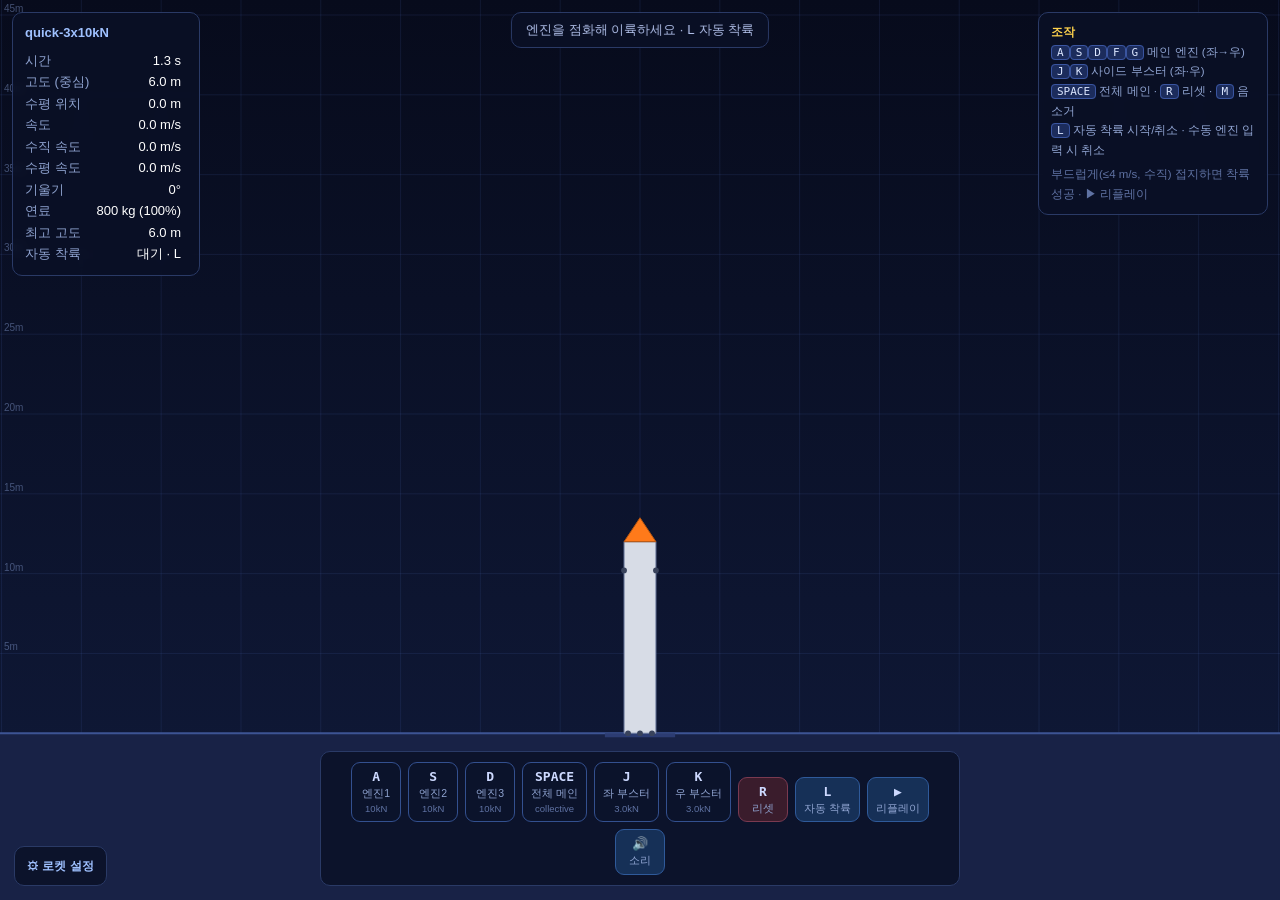
<file: rocketlab/index.html>
<!doctype html>
<html lang="ko"><head><meta charset="utf-8">
<meta name="viewport" content="width=device-width, initial-scale=1">
<title>rocketlab — 인터랙티브 조종</title>
<style>
 :root{--ink:#dfe7ff;--mut:#8fa3d0;--accent:#5b8cff;--accent2:#ffd34d;--ok:#5dde8f;--err:#ff6b6b}
 *{box-sizing:border-box}
 html,body{margin:0;height:100%;background:#0b1020;color:var(--ink);overflow:hidden;
   font:13px/1.5 -apple-system,'Apple SD Gothic Neo',Segoe UI,sans-serif;
   -webkit-user-select:none;user-select:none;touch-action:none}
 #cv{position:absolute;inset:0;width:100%;height:100%}
 .panel{position:absolute;background:rgba(10,16,38,.82);border:1px solid #2a3a66;
   border-radius:10px;padding:10px 12px;backdrop-filter:blur(4px)}
 #hud{top:12px;left:12px;min-width:188px}
 #hud h1{font-size:13px;margin:0 0 7px;color:#9fc1ff}
 #hud table{border-collapse:collapse;width:100%}
 #hud td{padding:1px 6px 1px 0;white-space:nowrap;color:var(--mut)}
 #hud td:last-child{text-align:right;font-variant-numeric:tabular-nums;color:#fff}
 #top{top:12px;left:50%;transform:translateX(-50%);text-align:center;padding:7px 14px;
   font-size:13px;color:#aebde6}
 #top b{font-size:15px} #top.ok b{color:var(--ok)} #top.err b{color:var(--err)}
 #help{top:12px;right:12px;max-width:230px;font-size:11.5px;color:var(--mut);line-height:1.7}
 #help b{color:var(--accent2)} #help kbd{background:#1c2c5c;border:1px solid #3a55a0;
   border-radius:4px;padding:0 5px;color:#dce7ff;font-size:11px}
 #keys{position:absolute;bottom:14px;left:50%;transform:translateX(-50%);display:flex;
   gap:7px;align-items:flex-end;flex-wrap:wrap;justify-content:center;max-width:94vw}
 .key{background:rgba(12,20,44,.9);border:1px solid #33508f;border-radius:9px;padding:6px 8px 5px;
   min-width:50px;text-align:center;cursor:pointer;transition:background .05s,transform .05s}
 .key kbd{display:block;font:600 13px ui-monospace,Menlo,monospace;color:#cdd9ff;margin-bottom:2px}
 .key span{display:block;font-size:10.5px;color:var(--mut)}
 .key em{display:block;font-size:9.5px;color:#5f72a3;font-style:normal}
 .key.on{background:#2a64ff;border-color:#6f9bff;transform:translateY(1px)}
 .key.on kbd,.key.on span,.key.on em{color:#fff}
 .key.reset{background:#3a1c2c;border-color:#7a3a50}
 .key.act{background:#163057;border-color:#2f5a9a}
 .key.act:hover{background:#1d3f72}
 .key.auto.on{background:#125c49;border-color:#5dde8f}
 button.key{color:inherit;font:inherit;touch-action:none}
 .key:focus-visible{outline:2px solid #ffd34d;outline-offset:3px}
 #h_auto{max-width:210px;white-space:normal!important}
 #top.auto{border-color:#429b7a;color:#91efc0}
 #cfg{bottom:14px;left:14px;max-width:218px}
 #cfgToggle{cursor:pointer;color:#9fc1ff;font-size:12px;font-weight:600}
 #cfgBody{margin-top:8px}
 #cfg .crow{display:flex;justify-content:space-between;align-items:center;gap:8px;margin:4px 0}
 #cfg label{color:var(--mut);font-size:11px;white-space:nowrap}
 #cfg input{width:80px;background:#0c1530;border:1px solid #33508f;color:var(--ink);
   border-radius:6px;padding:4px 6px;font-size:12px}
 #cfg select{width:110px;background:#0c1530;border:1px solid #33508f;color:var(--ink);
   border-radius:6px;padding:4px;font-size:11px}
 #c_rcs_value{color:var(--mut);font-size:10px;text-align:right}
 #cfg button{width:100%;margin-top:6px;background:#16224a;border:1px solid #34509a;color:#cdddff;
   border-radius:7px;padding:6px;font-size:11.5px;cursor:pointer}
 #cfg button:hover{background:#1b2c5e}
 @media(max-width:760px){
   #help{display:none} #hud{top:58px;left:8px;padding:7px;min-width:160px;font-size:11px}
   #top{top:8px;width:calc(100% - 16px);font-size:11px;padding:6px}
   #top b{font-size:12px} #keys{bottom:8px;width:98%;max-width:98%;gap:4px}
   .key{min-width:44px;min-height:44px;padding:4px} .key em{display:none}
   #cfg{left:auto;right:8px;bottom:180px;padding:7px;max-width:205px}
 }
</style></head><body>
<canvas id="cv"></canvas>
<div class="panel" id="hud">
 <h1 id="rname">로켓</h1>
 <table>
  <tr><td>시간</td><td id="h_t"></td></tr>
  <tr><td>고도 (중심)</td><td id="h_y"></td></tr>
  <tr><td>수평 위치</td><td id="h_x"></td></tr>
  <tr><td>속도</td><td id="h_v"></td></tr>
  <tr><td>수직 속도</td><td id="h_vy"></td></tr>
  <tr><td>수평 속도</td><td id="h_vx"></td></tr>
  <tr><td>기울기</td><td id="h_th"></td></tr>
  <tr><td>연료</td><td id="h_f"></td></tr>
  <tr><td>최고 고도</td><td id="h_max"></td></tr>
  <tr><td>자동 착륙</td><td id="h_auto" aria-live="polite"></td></tr>
 </table>
</div>
<div class="panel" id="top"><span id="top_txt">엔진을 점화해 이륙하세요</span></div>
<div class="panel" id="help">
 <div><b>조작</b></div>
 <div><kbd>A</kbd><kbd>S</kbd><kbd>D</kbd><kbd>F</kbd><kbd>G</kbd> 메인 엔진 (좌→우)</div>
 <div><kbd>J</kbd><kbd>K</kbd> 사이드 부스터 (좌·우)</div>
 <div><kbd>SPACE</kbd> 전체 메인 · <kbd>R</kbd> 리셋 · <kbd>M</kbd> 음소거</div>
 <div><kbd>L</kbd> 자동 착륙 시작/취소 · 수동 엔진 입력 시 취소</div>
 <div style="margin-top:5px;color:#5f72a3">부드럽게(≤4 m/s, 수직) 접지하면 착륙 성공 · ▶ 리플레이</div>
</div>
<div class="panel" id="keys"></div>
<div class="panel" id="cfg">
 <div id="cfgToggle">⚙ 로켓 설정</div>
 <div id="cfgBody" style="display:none">
  <div class="crow"><label>메인 엔진</label><input id="c_engines" type="number" min="1" max="5" value="3"></div>
  <div class="crow"><label>추력 N</label><input id="c_thrust" type="number" step="500" value="10000"></div>
  <div class="crow"><label>연료 kg</label><input id="c_fuel" type="number" step="50" value="800"></div>
  <div class="crow"><label for="c_rcs">좌우 부스터</label><select id="c_rcs">
   <option value="1">1단계</option><option value="2" selected>2단계 (기본)</option><option value="3">3단계</option>
  </select></div>
  <div id="c_rcs_value">각 3.0 kN · 즉시 적용</div>
  <button id="c_apply">재구성 &amp; 리셋</button>
  <button id="c_hopper">Hopper 프리셋</button>
 </div>
</div>
<script>
const cv = document.getElementById('cv'), ctx = cv.getContext('2d');
const G = 9.81, G0 = 9.80665, DT = 0.02;
const VMAX = 4.0, TILTMAX = 12 * Math.PI / 180, XMAX = 300, YMAX = 600;
const STATUS_TXT = {0:'비행 중', 1:'착륙 성공 ✅', 2:'추락 💥', 3:'구역 이탈 ⚠️'};

let R, eng, st, H, Rr, H2, dry, fuelCap;
const keys = {};
window.keys = keys; // 디버그/테스트 훅

// 리플레이 / 궤적 + 사운드 상태
let trail = [], mode = 'live', rfi = 0, recording = true, lastStatus = 0, replayEnded = false;
let replayBtn = null, muteBtn = null;
let autoBtn = null;
const autopilot = {active:false, phase:'대기 · L', warning:'', targetX:0, used:false};
let audio = null, boostGain = null, muted = false;   // Web Audio 합성 (외부 파일 없음)

function wrap(a){ let r = (a + Math.PI) % (2 * Math.PI); if (r < 0) r += 2 * Math.PI; return r - Math.PI; }
function lowest(th){ return Math.abs(Math.sin(th)) * Rr + Math.abs(Math.cos(th)) * H2; }

// 로켓은 브라우저에서 직접 빌드 (백엔드 불필요 → 정적 호스팅 가능).
// physics.py 의 Rocket.quick 과 동일한 배치 규칙을 포팅.
const HOPPER = {name:'hopper', body:{height:12, radius:1.0, dry_mass:1100, fuel_mass:900},
  engines:[{pos:[-0.75,-6],dir_deg:90,max_thrust:10000,isp:285},
           {pos:[0,-6],dir_deg:90,max_thrust:10000,isp:285},
           {pos:[0.75,-6],dir_deg:90,max_thrust:10000,isp:285},
           {pos:[1,4.2],dir_deg:180,max_thrust:2400,isp:240},
           {pos:[-1,4.2],dir_deg:0,max_thrust:2400,isp:240}]};

function buildQuick(c){
  const n = Math.max(1, Math.min(5, c.engines | 0)), r = c.radius;
  const xs = n === 1 ? [0] : Array.from({length:n}, (_,i) => (-0.75 + 1.5*i/(n-1)) * r);
  const engines = xs.map(x => ({pos:[x, -c.height/2], dir_deg:90, max_thrust:c.thrust, isp:c.isp}));
  if (c.rcs > 0){ const y = c.height * 0.35;
    engines.push({pos:[r, y], dir_deg:180, max_thrust:c.rcs, isp:240});
    engines.push({pos:[-r, y], dir_deg:0, max_thrust:c.rcs, isp:240}); }
  return {name:'quick-' + n + 'x' + (c.thrust/1000).toFixed(0) + 'kN',
          body:{height:c.height, radius:c.radius, dry_mass:c.dry_mass, fuel_mass:c.fuel}, engines};
}
function configFromURL(){
  const q = new URLSearchParams(location.search), g = (k,d) => q.has(k) ? parseFloat(q.get(k)) : d;
  return {source:q.get('source') || 'quick', engines:g('engines',3), thrust:g('thrust',10000),
          isp:g('isp',280), dry_mass:g('dry_mass',1200), fuel:g('fuel',800),
          height:g('height',12), radius:g('radius',1), rcs:g('rcs',3000)};
}
function buildRocket(c){ return c.source === 'hopper' ? HOPPER : buildQuick(c); }

function setupRocket(spec, boosterLevel = 2){
  R = spec; H = R.body.height; Rr = R.body.radius; H2 = H/2; dry = R.body.dry_mass; fuelCap = R.body.fuel_mass;
  document.getElementById('rname').textContent = R.name;
  eng = R.engines.map(e => {
    const d = e.dir_deg * Math.PI / 180, cd = Math.cos(d), sd = Math.sin(d);
    return {px:e.pos[0], py:e.pos[1], cd, sd, fmax:e.max_thrust, isp:e.isp,
            minth:e.min_throttle || 0, dir_deg:e.dir_deg, tarm:e.pos[0]*sd - e.pos[1]*cd,
            lift:sd, u:0, key:null, kind:null, baseThrust:e.max_thrust/boosterLevel};
  });
  const mains = eng.filter(e => e.lift > 0.3).sort((a,b) => a.px - b.px);
  const MK = ['a','s','d','f','g'];
  mains.forEach((e,i) => { e.kind = 'main'; e.key = MK[i] || null; });
  eng.filter(e => e.lift <= 0.3).forEach(e => { e.kind = 'side'; e.key = e.px < 0 ? 'j' : 'k'; });
  buildKeys();
  gid('c_rcs').value = String(boosterLevel);
  setBoosterLevel(boosterLevel);
  reset();
}

function setBoosterLevel(level){
  level = Math.max(1, Math.min(3, Number(level) || 2));
  const sides = eng.filter(e => e.kind === 'side');
  for (const e of sides){
    e.fmax = e.baseThrust * level;
    if (e.btn) e.btn.querySelector('em').textContent = (e.fmax/1000).toFixed(1) + 'kN';
  }
  gid('c_rcs').disabled = !sides.length;
  gid('c_rcs_value').textContent = sides.length ? '각 ' + (sides[0].fmax/1000).toFixed(1) + ' kN · 즉시 적용' : '부스터 없음';
}

const gid = id => document.getElementById(id);
function init(){
  const c = configFromURL();
  gid('c_engines').value = c.engines; gid('c_thrust').value = c.thrust;
  gid('c_fuel').value = c.fuel;
  setupRocket(buildRocket(c));
  addEventListener('resize', fit); fit();
  requestAnimationFrame(loop);
}

function reset(){
  clearInputs();
  Object.assign(autopilot, {active:false, phase:'대기 · L', warning:'', targetX:0, used:false});
  eng.forEach(e => e.u = 0);
  st = {x:0, y:H2, vx:0, vy:0, th:0, om:0, fuel:fuelCap, status:0, lifted:false, rot:0, t:0, imp:0, maxAlt:H2};
  trail = []; mode = 'live'; rfi = 0; recording = true; lastStatus = 0; replayEnded = false;
}
window.getState = () => st;

// ---- 프레임 / 리플레이 ----
function liveFrame(){
  return {x:st.x, y:st.y, th:st.th, vx:st.vx, vy:st.vy, fuel:st.fuel, status:st.status, t:st.t, u:eng.map(e => e.u), auto:{...autopilot}};
}
function shownFrame(){ return (mode === 'replay' && trail.length) ? trail[Math.min(rfi, trail.length - 1)] : liveFrame(); }
function startReplay(){ if (trail.length > 1){ cancelAuto('리플레이'); clearInputs(); mode = 'replay'; rfi = 0; acc = 0; replayEnded = false; } }

// ---- 자동 착륙: 기존 물리 적분기에 엔진별 0..1 스로틀만 전달 ----
const clamp = (v, lo, hi) => Math.max(lo, Math.min(hi, v));
function clearInputs(){ for (const k in keys) keys[k] = false; }
function cancelAuto(reason = '취소 · 수동 조종'){
  if (!autopilot.active) return;
  autopilot.active = false; autopilot.phase = reason; autopilot.warning = '';
  eng.forEach(e => e.u = 0);
}
function toggleAuto(){
  if (autopilot.active){ cancelAuto(); return; }
  if (mode !== 'live' || st.status !== 0){ autopilot.phase = 'R로 리셋 후 사용'; return; }
  if (!st.lifted){ autopilot.phase = '이륙 후 L을 누르세요'; return; }
  if (st.fuel <= 0){ autopilot.phase = '사용 불가 · 연료 소진'; return; }
  const m = dry + st.fuel;
  const lift = eng.reduce((sum,e) => sum + (e.kind === 'main' ? e.fmax*e.sd : 0), 0) / m;
  // 평평한 지면 위의 예상 제동 지점을 선택한다. 발사대로 무리하게 회항하지 않는다.
  const lateralBrake = Math.max(0.4, Math.min(3, lift * Math.sin(0.32)));
  autopilot.targetX = clamp(st.x + st.vx*Math.abs(st.vx)/(2*lateralBrake), -XMAX+30, XMAX-30);
  Object.assign(autopilot, {active:true, used:true, phase:'자세 정렬', warning:''});
  clearInputs();
}

function autoControls(){
  const m = dry + st.fuel, I = m * (3*Rr*Rr + H*H) / 12;
  const h = Math.max(0, st.y - lowest(st.th));
  const tilt = wrap(st.th), c = Math.cos(st.th), s = Math.sin(st.th);
  const maxLift = eng.reduce((sum,e) => sum + (e.kind === 'main' ? e.fmax*e.sd : 0), 0) / m;
  const reserve = maxLift*Math.cos(0.4) - G;
  const brake = Math.max(0.15, reserve * 0.55);
  const down = Math.max(0, -st.vy);
  const stoppingHeight = down*down/(2*Math.max(0.05, maxLift-G));
  const positionError = autopilot.targetX - st.x;
  const horizontalReady = Math.abs(st.vx) < 0.8 && Math.abs(positionError) < 2;
  const aligned = Math.abs(tilt) < 0.12 && Math.abs(st.om) < 0.15;
  // 고도별 안전 하강 속도에 맞춰 미리 감속하고, 횡속도가 남으면 접지 전에 고도를 유지한다.
  let desiredVy = -Math.min(18, Math.sqrt(2*brake*Math.max(0, h-1.5)) + 0.65, 0.65+h*0.4);
  if ((!horizontalReady || !aligned) && reserve > 0.3){
    const holdHeight = 12 + Math.min(35, st.vx*st.vx/6);
    desiredVy = clamp((holdHeight-h)*0.6, -6, 4);
  }
  const ay = clamp((desiredVy-st.vy)*1.8, -G, Math.max(0, maxLift-G));
  const ax = clamp(0.12*positionError - 0.8*st.vx, -3, 3);
  const targetTilt = clamp(-Math.atan2(ax, Math.max(4, G+ay)), -0.4, 0.4);
  const angularAcceleration = 3.2*wrap(targetTilt-tilt) - 3.4*st.om;

  autopilot.phase = !aligned ? '자세 정렬' : !horizontalReady ? '수평 감속' : h < 8 ? '최종 하강' : '하강 감속';
  autopilot.warning = st.fuel <= 0 ? '연료 소진' : maxLift <= G ? '추력 부족 · 착륙 보장 불가' :
    h < stoppingHeight*1.1 && down > VMAX ? '제동 고도 부족 · 최대 감속' :
    Math.abs(tilt) > 1.1 ? '큰 기울기 · 자세 회복 중' : '';

  // 제한된 최소제곱 배분: 수직 가속도와 회전 제어를 우선하며, RCS의 횡력도 반영한다.
  // 실제 엔진 위치/추력/관성으로 계산하므로 엔진 수와 Hopper 설정에도 적용된다.
  const target = [ax*0.3, (G+ay), angularAcceleration*12];
  const columns = eng.map(e => [(c*e.cd-s*e.sd)*e.fmax/m*0.3,
    (s*e.cd+c*e.sd)*e.fmax/m, e.tarm*e.fmax/I*12]);
  const u = eng.map(e => clamp(e.u, 0, 1));
  const residual = target.map((v,j) => v - columns.reduce((sum,col,i) => sum+col[j]*u[i], 0));
  for (let pass = 0; pass < 32; pass++) for (let i = 0; i < eng.length; i++){
    const col = columns[i], norm = col.reduce((sum,v) => sum+v*v, 0) + 0.002;
    const delta = clamp(u[i] + (col.reduce((sum,v,j) => sum+v*residual[j], 0)-0.002*u[i])/norm, 0, 1) - u[i];
    u[i] += delta;
    col.forEach((v,j) => residual[j] -= v*delta);
  }
  return u;
}

// ---- 사운드 (Web Audio 합성: 외부 음원 없음 → 정적 배포 유지) ----
function initAudio(){            // 자동재생 정책: 첫 사용자 입력에서 생성/재개
  if (audio){ if (audio.state === 'suspended') audio.resume(); return; }
  const AC = window.AudioContext || window.webkitAudioContext;
  if (!AC) return;
  audio = new AC();
  const buf = audio.createBuffer(1, audio.sampleRate * 2, audio.sampleRate), d = buf.getChannelData(0);
  let b = 0;                     // 브라운 노이즈 = 엔진 럼블
  for (let i = 0; i < d.length; i++){ const w = Math.random()*2 - 1; b = (b + 0.02*w)/1.02; d[i] = b * 3.2; }
  const src = audio.createBufferSource(); src.buffer = buf; src.loop = true;
  const lp = audio.createBiquadFilter(); lp.type = 'lowpass'; lp.frequency.value = 360;
  boostGain = audio.createGain(); boostGain.gain.value = 0;
  src.connect(lp).connect(boostGain).connect(audio.destination); src.start();
}
function setBoost(level){        // 부스트음: 스로틀에 비례한 게인
  if (!boostGain) return;
  boostGain.gain.setTargetAtTime(muted ? 0 : Math.min(level, 1) * 0.22, audio.currentTime, 0.05);
}
function burst(dur, vol, cut){   // 감쇠 노이즈 버스트
  const n = (audio.sampleRate * dur) | 0, buf = audio.createBuffer(1, n, audio.sampleRate), d = buf.getChannelData(0);
  for (let i = 0; i < n; i++) d[i] = (Math.random()*2 - 1) * Math.pow(1 - i/n, 2);
  const s = audio.createBufferSource(); s.buffer = buf;
  const g = audio.createGain(); g.gain.value = vol;
  const lp = audio.createBiquadFilter(); lp.type = 'lowpass'; lp.frequency.value = cut;
  s.connect(lp).connect(g).connect(audio.destination); s.start();
}
function sfxCrash(){
  if (!audio || muted) return;
  const t = audio.currentTime;
  burst(0.5, 0.5, 900);                                 // 충돌 노이즈
  const o = audio.createOscillator(); o.type = 'sine';  // 저역 thud
  o.frequency.setValueAtTime(120, t); o.frequency.exponentialRampToValueAtTime(38, t + 0.3);
  const g = audio.createGain(); g.gain.setValueAtTime(0.5, t); g.gain.exponentialRampToValueAtTime(0.001, t + 0.45);
  o.connect(g).connect(audio.destination); o.start(t); o.stop(t + 0.5);
}
function sfxSuccess(){
  if (!audio || muted) return;
  const t = audio.currentTime;                          // C-E-G-C 상행 차임
  [523.25, 659.25, 783.99, 1046.5].forEach((f, i) => {
    const o = audio.createOscillator(); o.type = 'triangle'; o.frequency.value = f;
    const g = audio.createGain(), tt = t + i*0.12;
    g.gain.setValueAtTime(0, tt); g.gain.linearRampToValueAtTime(0.25, tt + 0.03); g.gain.exponentialRampToValueAtTime(0.001, tt + 0.5);
    o.connect(g).connect(audio.destination); o.start(tt); o.stop(tt + 0.55);
  });
}
function toggleMute(){
  muted = !muted;
  if (muteBtn) muteBtn.querySelector('kbd').textContent = muted ? '🔇' : '🔊';
  if (muted) setBoost(0);
}

function buildKeys(){
  const box = gid('keys'); box.innerHTML = '';
  function add(key, label, sub, cls){
    const b = document.createElement('button'); b.type = 'button'; b.className = 'key' + (cls ? ' ' + cls : '');
    b.innerHTML = '<kbd>' + (key === ' ' ? 'SPACE' : key.toUpperCase()) + '</kbd><span>' + label + '</span>' + (sub ? '<em>' + sub + '</em>' : '');
    const press = () => { initAudio(); if (key === 'r') reset(); else { cancelAuto(); keys[key] = true; } };
    b.onpointerdown = ev => { ev.preventDefault(); b.setPointerCapture(ev.pointerId); press(); };
    b.onpointerup = () => { keys[key] = false; };
    b.onpointercancel = () => { keys[key] = false; };
    b.onlostpointercapture = () => { keys[key] = false; };
    b.onkeydown = ev => { if (ev.key === 'Enter' || ev.key === ' '){ ev.preventDefault(); ev.stopPropagation(); if (!ev.repeat) press(); } };
    b.onkeyup = ev => { if (ev.key === 'Enter' || ev.key === ' '){ ev.preventDefault(); ev.stopPropagation(); keys[key] = false; } };
    b.onblur = () => { keys[key] = false; };
    box.appendChild(b); return b;
  }
  function addAction(label, sub, fn){
    const b = document.createElement('button'); b.type = 'button'; b.className = 'key act';
    b.innerHTML = '<kbd>' + label + '</kbd><span>' + sub + '</span>';
    b.onclick = () => { initAudio(); fn(); };
    box.appendChild(b); return b;
  }
  eng.filter(e => e.kind === 'main' && e.key).forEach((e,i) => { e.btn = add(e.key, '엔진' + (i+1), (e.fmax/1000).toFixed(0) + 'kN'); });
  add(' ', '전체 메인', 'collective')._space = true;
  const sides = eng.filter(e => e.kind === 'side' && e.key).sort((a,b) => a.px - b.px);
  sides.forEach(e => { e.btn = add(e.key, e.px < 0 ? '좌 부스터' : '우 부스터', (e.fmax/1000).toFixed(1) + 'kN'); });
  if (!sides.length) add('j', '부스터 없음', 'RCS=0').style.opacity = .4;
  add('r', '리셋', '', 'reset');
  autoBtn = addAction('L', '자동 착륙', toggleAuto);
  autoBtn.classList.add('auto'); autoBtn.id = 'autoLanding';
  autoBtn.setAttribute('aria-pressed', 'false');
  replayBtn = addAction('▶', '리플레이', startReplay);
  muteBtn = addAction('🔊', '소리', toggleMute);
}

function step(){
  if (st.status !== 0) return;
  const commands = autopilot.active ? autoControls() : null;
  let fxb = 0, fyb = 0, tau = 0, burn = 0;
  for (let i = 0; i < eng.length; i++){
    const e = eng[i];
    let on = (e.key && keys[e.key]) ? 1 : 0;
    if (e.kind === 'main' && keys[' ']) on = 1;
    if (commands) on = commands[i];
    let u = (on >= e.minth) ? Math.min(Math.max(on, 0), 1) : 0;
    if (st.fuel <= 0) u = 0;
    e.u = u;
    const F = u * e.fmax;
    fxb += F * e.cd; fyb += F * e.sd; tau += F * e.tarm; burn += F / (e.isp * G0);
  }
  // 마지막 연료도 실제 남은 질량까지만 사용한다.
  if (burn*DT > st.fuel){
    const fraction = st.fuel/(burn*DT);
    fxb *= fraction; fyb *= fraction; tau *= fraction; burn *= fraction;
    eng.forEach(e => e.u *= fraction);
  }
  const c = Math.cos(st.th), s = Math.sin(st.th);
  let fxw = c * fxb - s * fyb, fyw = s * fxb + c * fyb;
  const m = dry + st.fuel, I = m * (3*Rr*Rr + H*H) / 12;
  let ax = fxw / m, ay = fyw / m - G, al = tau / I;
  let clear = st.y - lowest(st.th);
  const grounded = (!st.lifted) && (clear <= 1e-6);
  if (grounded){ st.y = lowest(st.th); st.vy = Math.max(st.vy, 0); st.vx = 0; st.om = 0; }
  if (grounded && ay <= 0){ ax = 0; ay = 0; al = 0; }
  st.vx += ax*DT; st.vy += ay*DT; st.om += al*DT;
  st.x += st.vx*DT; st.y += st.vy*DT;
  const dth = st.om*DT; st.th += dth; st.rot += dth;
  st.fuel = Math.max(st.fuel - burn*DT, 0);
  st.t += DT;
  clear = st.y - lowest(st.th);
  if (!st.lifted && clear > 0.5) st.lifted = true;
  if (st.y > st.maxAlt) st.maxAlt = st.y;
  if (st.lifted && clear <= 0){
    const spd = Math.hypot(st.vx, st.vy), tilt = Math.abs(wrap(st.th));
    st.imp = spd;
    st.status = (spd <= VMAX && tilt <= TILTMAX) ? 1 : 2;
    st.vx = 0; st.vy = 0; st.om = 0; st.y = lowest(st.th);
  }
  if (Math.abs(st.x) > XMAX || st.y > YMAX) st.status = 3;
  if (st.status !== 0){
    if (autopilot.active) cancelAuto(st.status === 1 ? '완료 · 착륙 성공' : '실패 · ' + (st.status === 2 ? '추락' : '구역 이탈'));
    clearInputs(); eng.forEach(e => e.u = 0);
  }
}

// ---- 카메라 + 렌더 (지면~로켓+여유가 항상 보이도록 줌, x는 로켓 추종) ----
let scale, ox, oy, viewTop = 45, camX = 0, dpr = 1;
function fit(){ dpr = devicePixelRatio || 1; cv.width = innerWidth*dpr; cv.height = innerHeight*dpr; ctx.setTransform(dpr,0,0,dpr,0,0); }
const SX = wx => ox + wx * scale, SY = wy => oy - wy * scale;
function b2w(xc, yc, th, bx, by){ const c = Math.cos(th), s = Math.sin(th); return [xc + c*bx - s*by, yc + s*bx + c*by]; }
function poly(pts, fill, stroke){
  ctx.beginPath();
  pts.forEach((p,i) => { const x = SX(p[0]), y = SY(p[1]); i ? ctx.lineTo(x,y) : ctx.moveTo(x,y); });
  ctx.closePath();
  if (fill){ ctx.fillStyle = fill; ctx.fill(); }
  if (stroke){ ctx.strokeStyle = stroke; ctx.lineWidth = 1; ctx.stroke(); }
}
function gridStep(span){ for (const s of [2,5,10,20,50,100,200]) if (span/s <= 14) return s; return 500; }

let tick = 0;
function draw(){
  tick++;
  const fr = shownFrame();
  const W = innerWidth, Hc = innerHeight;
  const tTop = Math.max(fr.y + 16, 45);
  viewTop += (tTop - viewTop) * 0.07;
  camX += (fr.x - camX) * 0.10;
  // 조작 패널의 실제 높이(모바일 줄바꿈·설정 펼침 포함) 위에 지면을 둔다.
  const controlsTop = Math.min(gid('keys').getBoundingClientRect().top, gid('cfg').getBoundingClientRect().top);
  const vt = viewTop;
  oy = Math.min(Hc - 30, controlsTop - 18);
  scale = Math.max(0.1, (oy - 15) / vt);
  ox = W/2 - camX * scale;
  const xmin = (0 - ox)/scale, xmax = (W - ox)/scale;

  const bg = ctx.createLinearGradient(0,0,0,Hc);
  bg.addColorStop(0,'#070b1c'); bg.addColorStop(1,'#101a3a');
  ctx.fillStyle = bg; ctx.fillRect(0,0,W,Hc);

  const gs = gridStep(vt);
  ctx.strokeStyle = 'rgba(90,120,200,.13)'; ctx.fillStyle = 'rgba(140,165,220,.45)';
  ctx.font = '10px sans-serif'; ctx.lineWidth = 1;
  for (let gx = Math.ceil(xmin/gs)*gs; gx <= xmax; gx += gs){
    ctx.beginPath(); ctx.moveTo(SX(gx), 0); ctx.lineTo(SX(gx), Hc); ctx.stroke();
    ctx.fillText(gx + 'm', SX(gx) + 3, SY(0) + 13);
  }
  for (let gy = 0; gy <= vt; gy += gs){
    ctx.beginPath(); ctx.moveTo(0, SY(gy)); ctx.lineTo(W, SY(gy)); ctx.stroke();
    if (gy > 0) ctx.fillText(gy + 'm', 4, SY(gy) - 3);
  }
  // 지면
  ctx.fillStyle = '#182246'; ctx.fillRect(0, SY(0), W, Hc - SY(0));
  ctx.strokeStyle = '#3d5494'; ctx.lineWidth = 2;
  ctx.beginPath(); ctx.moveTo(0, SY(0)); ctx.lineTo(W, SY(0)); ctx.stroke();
  ctx.fillStyle = '#2c3c72'; ctx.fillRect(SX(-Rr*2.2), SY(0), Rr*4.4*scale, 4);
  if (fr.auto && fr.auto.used){
    const tx = SX(fr.auto.targetX);
    ctx.strokeStyle = '#5dde8f'; ctx.lineWidth = 2;
    ctx.beginPath(); ctx.moveTo(tx-18, SY(0)-5); ctx.lineTo(tx+18, SY(0)-5); ctx.stroke();
    ctx.font = '11px sans-serif'; ctx.textAlign = 'center'; ctx.fillStyle = '#91efc0';
    ctx.fillText('AUTO 착륙 목표', tx, SY(0)-12); ctx.textAlign = 'left';
  }

  // 궤적 (trail) — 라이브는 지나온 전체, 리플레이는 현재 프레임까지
  if (trail.length > 1){
    const end = (mode === 'replay') ? Math.min(rfi, trail.length - 1) : trail.length - 1;
    ctx.strokeStyle = 'rgba(110,220,255,.5)'; ctx.lineWidth = 1.6; ctx.beginPath();
    for (let k = 0; k <= end; k++){ const p = trail[k], px = SX(p.x), py = SY(p.y); k ? ctx.lineTo(px, py) : ctx.moveTo(px, py); }
    ctx.stroke();
  }

  const xc = fr.x, yc = fr.y, th = fr.th;
  // 불꽃
  for (let k = 0; k < eng.length; k++){
    const e = eng[k], u = fr.u[k] || 0;
    if (u <= 0.02) continue;
    const phi = e.dir_deg * Math.PI/180, exd = -Math.cos(phi), eyd = -Math.sin(phi);
    const flick = 0.8 + 0.35 * Math.abs(Math.sin(tick*1.3 + e.px*5));
    const L = (H*0.22 + 0.6) * u * flick, wh = Rr*0.38*(0.55 + 0.45*u);
    const pxv = -eyd, pyv = exd;
    poly([b2w(xc,yc,th, e.px + pxv*wh, e.py + pyv*wh),
          b2w(xc,yc,th, e.px - pxv*wh, e.py - pyv*wh),
          b2w(xc,yc,th, e.px + exd*L, e.py + eyd*L)], 'rgba(255,122,26,.85)');
    poly([b2w(xc,yc,th, e.px + pxv*wh*0.5, e.py + pyv*wh*0.5),
          b2w(xc,yc,th, e.px - pxv*wh*0.5, e.py - pyv*wh*0.5),
          b2w(xc,yc,th, e.px + exd*L*0.55, e.py + eyd*L*0.55)], 'rgba(255,224,107,.95)');
  }
  // 몸체 + 노즈콘 + 노즐
  poly([b2w(xc,yc,th,-Rr,-H2), b2w(xc,yc,th,Rr,-H2), b2w(xc,yc,th,Rr,H2), b2w(xc,yc,th,-Rr,H2)], '#d7dce6', '#69789c');
  poly([b2w(xc,yc,th,-Rr,H2), b2w(xc,yc,th,0,H2+Rr*1.5), b2w(xc,yc,th,Rr,H2)], '#ff7a1a', '#b35511');
  for (const e of eng){ const p = b2w(xc,yc,th, e.px, e.py); ctx.fillStyle = '#39435c';
    ctx.beginPath(); ctx.arc(SX(p[0]), SY(p[1]), Math.max(2.5, Rr*0.18*scale), 0, 7); ctx.fill(); }
  // 상태 오버레이
  if (fr.status > 0){
    ctx.font = 'bold 22px sans-serif'; ctx.textAlign = 'center';
    ctx.fillStyle = fr.status === 1 ? '#5dde8f' : (fr.status === 2 ? '#ff6b6b' : '#ffb24d');
    ctx.fillText(STATUS_TXT[fr.status], SX(xc), SY(yc) - H2*scale - 16);
    ctx.textAlign = 'left';
  }
}

function hud(){
  const fr = shownFrame();
  const f = (id,v) => gid(id).textContent = v;
  f('h_t', fr.t.toFixed(1) + ' s');
  f('h_y', fr.y.toFixed(1) + ' m');
  f('h_x', fr.x.toFixed(1) + ' m');
  f('h_v', Math.hypot(fr.vx, fr.vy).toFixed(1) + ' m/s');
  f('h_vx', fr.vx.toFixed(1) + ' m/s');
  const ap = fr.auto || autopilot;
  f('h_auto', (ap.active ? 'ON · ' : '') + ap.phase + (ap.warning ? ' · ' + ap.warning : ''));
  gid('h_auto').style.color = ap.warning ? '#ffb24d' : ap.active ? '#91efc0' : '#fff';
  const vy = gid('h_vy'); vy.textContent = fr.vy.toFixed(1) + ' m/s';
  vy.style.color = (fr.vy < -VMAX) ? '#ff8a8a' : '#fff';
  f('h_th', (wrap(fr.th)*180/Math.PI).toFixed(0) + '°');
  const pct = fr.fuel / Math.max(fuelCap, 1e-9) * 100;
  const fl = gid('h_f'); fl.textContent = fr.fuel.toFixed(0) + ' kg (' + pct.toFixed(0) + '%)';
  fl.style.color = pct < 12 ? '#ff8a8a' : '#fff';
  f('h_max', st.maxAlt.toFixed(1) + ' m');
  const top = gid('top'), tt = gid('top_txt');
  top.className = 'panel' + (fr.status === 1 ? ' ok' : (fr.status >= 2 ? ' err' : (ap.active ? ' auto' : '')));
  if (mode === 'replay') tt.innerHTML = '<b>리플레이 ▶</b> ' + fr.t.toFixed(1) + ' s · <kbd>R</kbd> 라이브로';
  else if (fr.status === 0) tt.innerHTML = ap.active ? '<b>AUTO LANDING · ' + ap.phase + '</b><br>' + (ap.warning || 'L 또는 수동 엔진 입력으로 취소') : st.lifted ? '비행 중 · <kbd>L</kbd> 자동 착륙' : '엔진을 점화해 이륙하세요 · <kbd>L</kbd> 자동 착륙';
  else if (fr.status === 1) tt.innerHTML = '<b>착륙 성공 ✅</b> · 접지 ' + st.imp.toFixed(2) + ' m/s · ▶ 리플레이 · <kbd>R</kbd> 다시';
  else tt.innerHTML = '<b>' + STATUS_TXT[fr.status] + '</b> · ▶ 리플레이 · <kbd>R</kbd> 다시';
  eng.forEach((e,k) => { if (e.btn) e.btn.classList.toggle('on', ((mode === 'replay' ? fr.u[k] : e.u) || 0) > 0.001); });
  for (const b of document.querySelectorAll('.key')) if (b._space) b.classList.toggle('on', !!keys[' ']);
  if (autoBtn){
    autoBtn.classList.toggle('on', mode === 'live' && autopilot.active);
    autoBtn.setAttribute('aria-pressed', String(mode === 'live' && autopilot.active));
    autoBtn.querySelector('span').textContent = autopilot.active ? '자동 착륙 취소' : '자동 착륙';
    autoBtn.disabled = mode !== 'live' || st.status !== 0;
  }
}

let last = null, acc = 0;
function loop(now){
  if (last === null) last = now;
  acc += (now - last) / 1000; last = now;
  acc = Math.min(acc, 0.1);
  if (mode === 'live'){
    while (acc >= DT){
      step();
      if (recording && st.lifted && trail.length < 4500){ trail.push(liveFrame()); if (st.status !== 0) recording = false; }
      acc -= DT;
    }
    if (st.status !== lastStatus){ if (st.status === 1) sfxSuccess(); else if (st.status >= 2) sfxCrash(); lastStatus = st.status; }
  } else {                                  // 리플레이: 기록된 프레임을 실시간으로 재생
    while (acc >= DT && rfi < trail.length - 1){ rfi++; acc -= DT; }
    if (rfi >= trail.length - 1 && !replayEnded){
      const s = trail[trail.length - 1].status;
      if (s === 1) sfxSuccess(); else if (s >= 2) sfxCrash();
      replayEnded = true;
    }
  }
  const fr = shownFrame();                  // 부스트음 (라이브·리플레이 공통, 메인 스로틀 평균)
  let lvl = 0, n = 0;
  eng.forEach((e,k) => { if (e.kind === 'main'){ lvl += fr.u[k] || 0; n++; } });
  setBoost(fr.status === 0 ? (n ? lvl/n : 0) : 0);
  draw(); hud();
  requestAnimationFrame(loop);
}

const MANUAL = ['a','s','d','f','g','j','k',' '];
const TRACK = [...MANUAL,'r','l','m'];
function inputKey(e){ return e.code === 'Space' ? ' ' : /^Key[A-Z]$/.test(e.code || '') ? e.code.slice(3).toLowerCase() : e.key.toLowerCase(); }
addEventListener('keydown', e => {
  if (e.target && (e.target.matches('input,textarea,select') || e.target.isContentEditable)) return;
  if (e.ctrlKey || e.metaKey || e.altKey) return;
  const k = inputKey(e);
  if (e.target && e.target.matches('button') && (k === ' ' || e.key === 'Enter')) return;
  if (TRACK.includes(k)) e.preventDefault();
  if (!TRACK.includes(k)) return;
  initAudio();                       // 첫 입력에서 오디오 활성화 (자동재생 정책)
  if (e.repeat && ['r','m','l'].includes(k)) return;
  if (k === 'r'){ reset(); return; }
  if (k === 'm'){ toggleMute(); return; }
  if (k === 'l'){ toggleAuto(); return; }
  if (MANUAL.includes(k)) cancelAuto();
  keys[k] = true;
});
addEventListener('keyup', e => { keys[inputKey(e)] = false; });
addEventListener('blur', clearInputs);
document.addEventListener('visibilitychange', () => { if (document.hidden) clearInputs(); });

// 로켓 설정 패널 (정적 페이지에서도 방문자가 로켓을 바꿔볼 수 있게)
gid('cfgToggle').onclick = () => {
  const b = gid('cfgBody'); b.style.display = b.style.display === 'none' ? 'block' : 'none';
};
gid('c_rcs').onchange = () => setBoosterLevel(gid('c_rcs').value);
gid('c_apply').onclick = () => setupRocket(buildQuick({
  engines:+gid('c_engines').value, thrust:+gid('c_thrust').value, fuel:+gid('c_fuel').value,
  rcs:1500*Number(gid('c_rcs').value), isp:280, dry_mass:1200, height:12, radius:1}), Number(gid('c_rcs').value));
gid('c_hopper').onclick = () => setupRocket(HOPPER);

init();
</script></body></html>
</file>
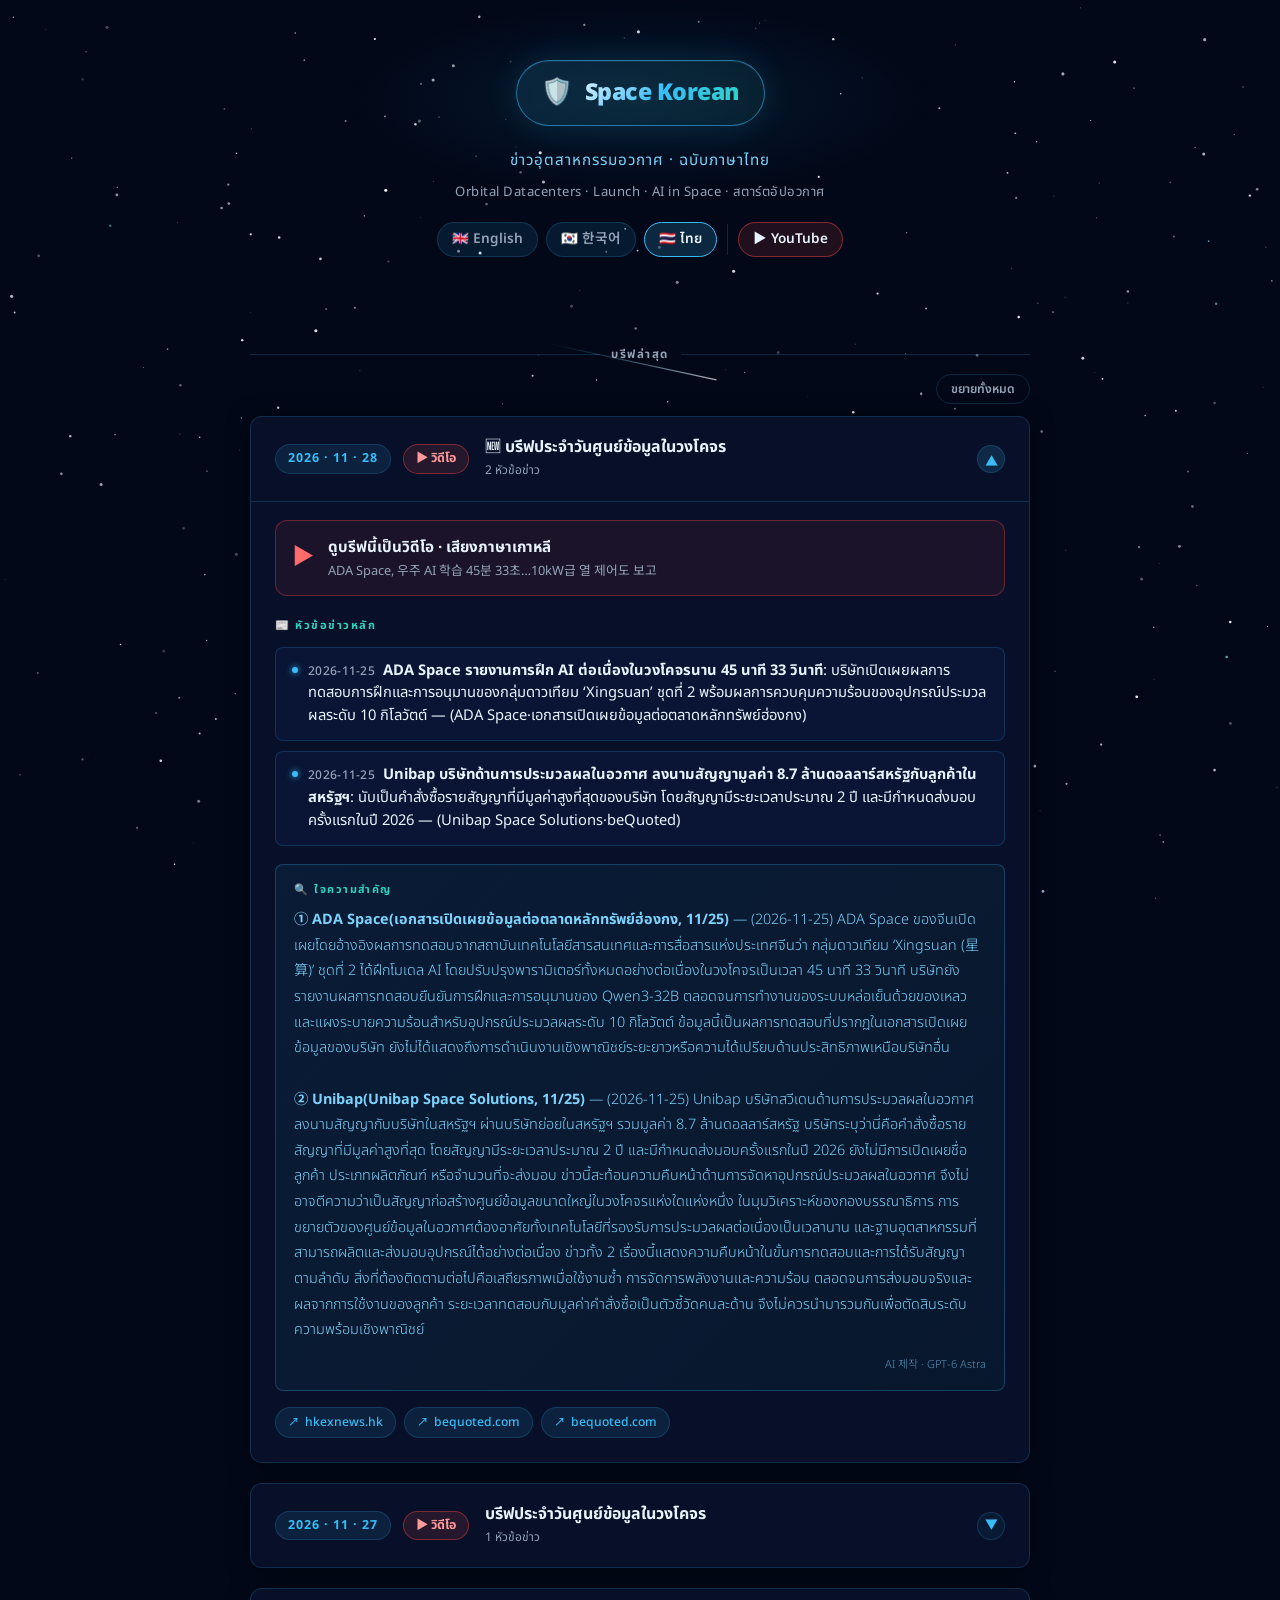
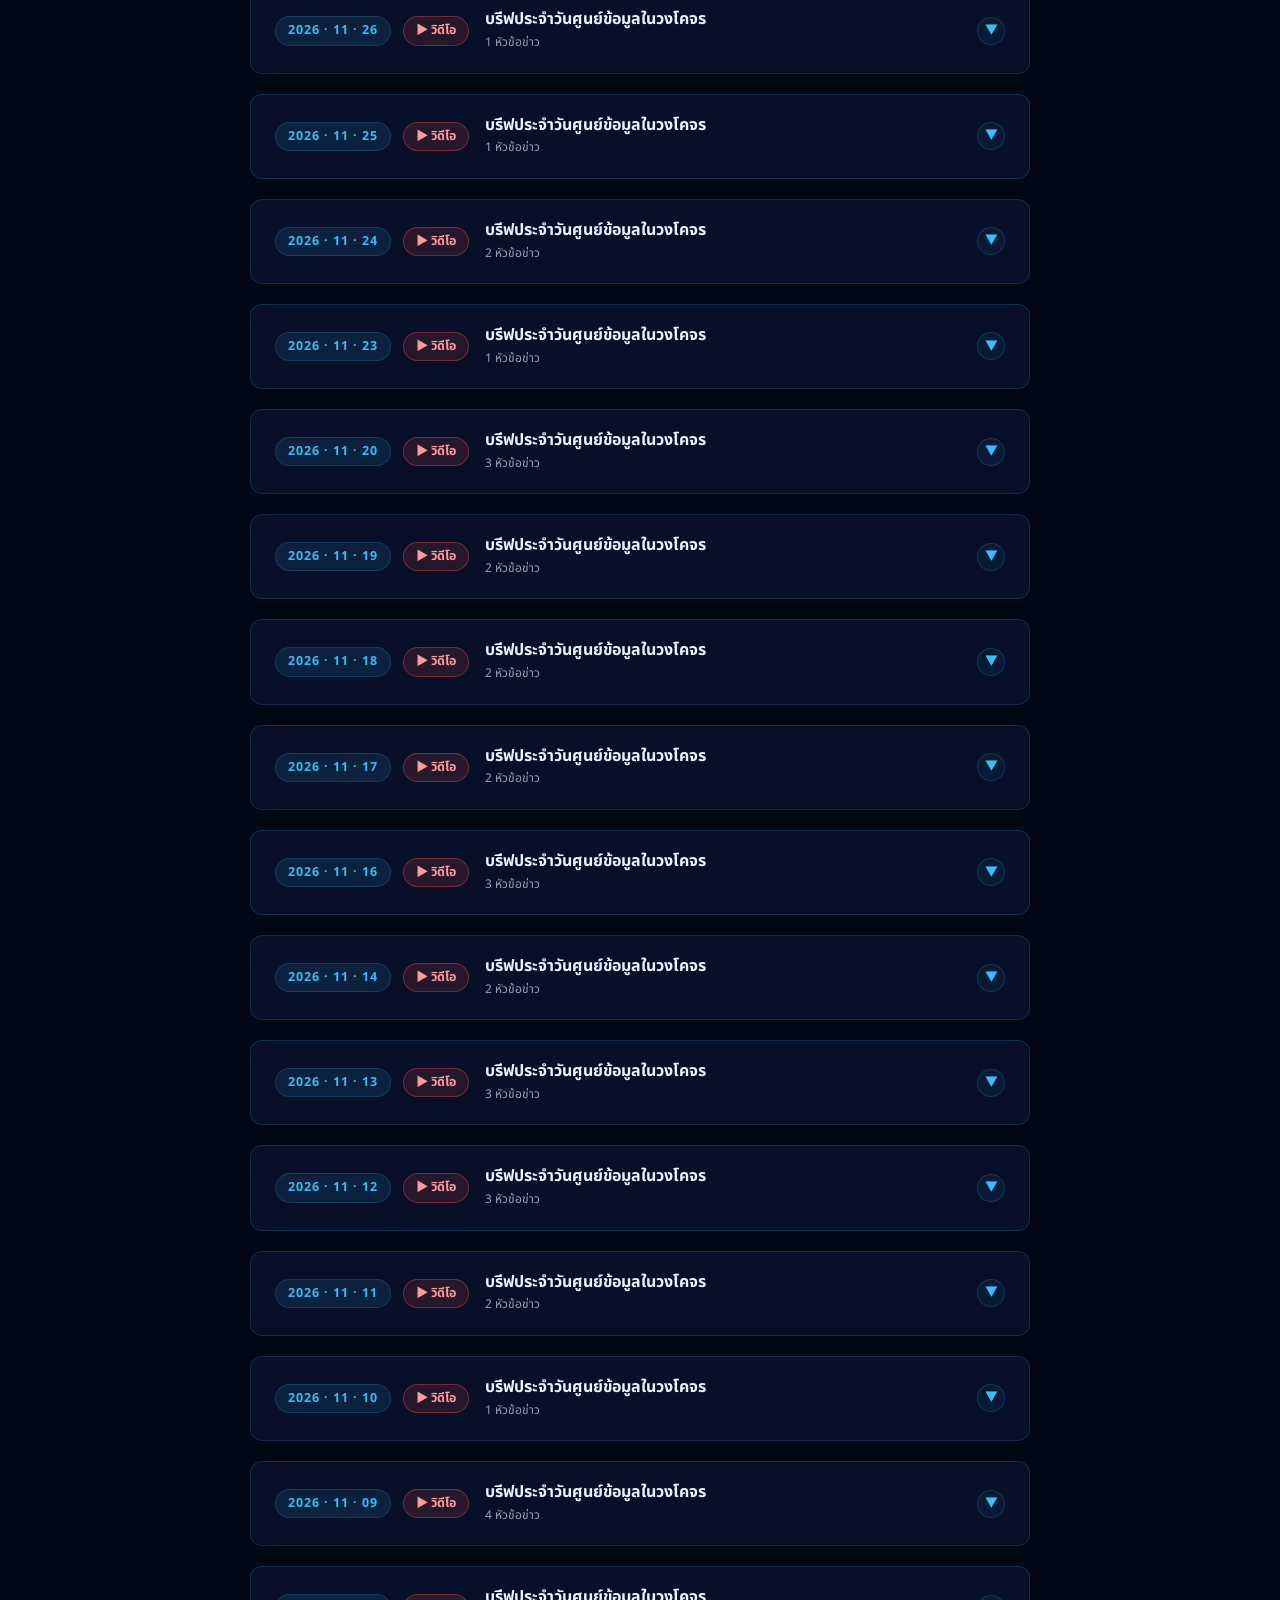
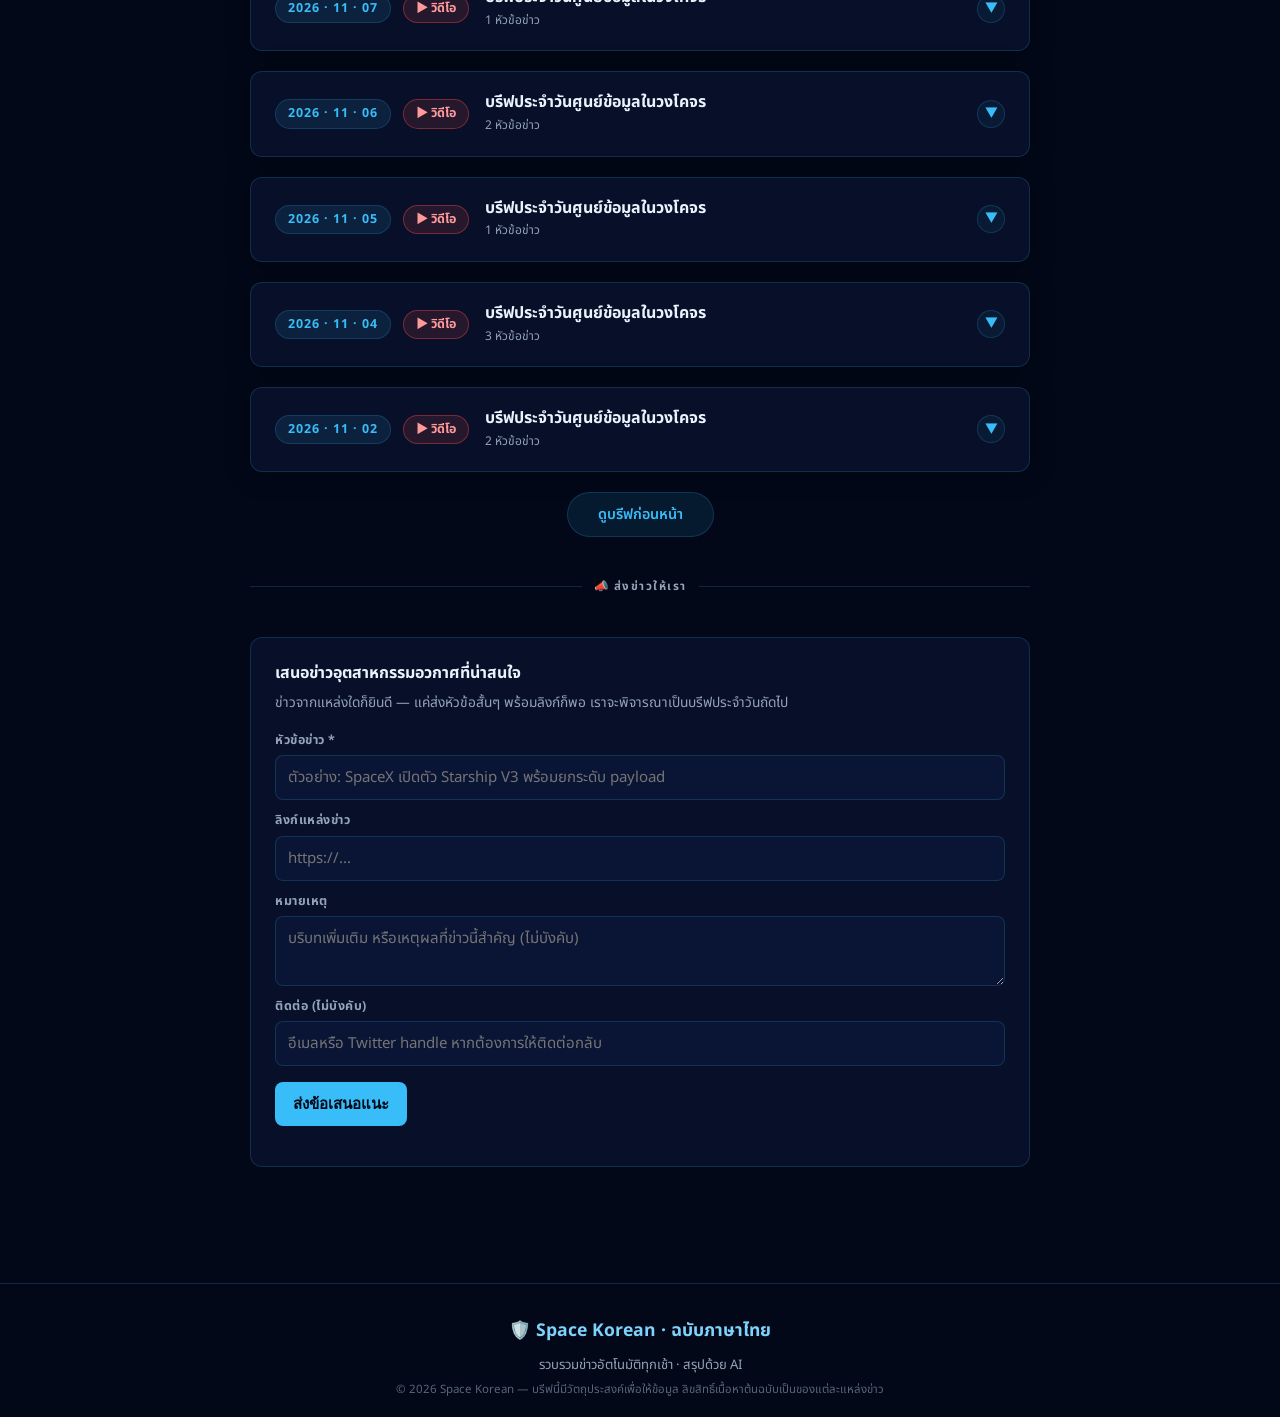
<file: thai/index.html>
<!DOCTYPE html>
<html lang="th">
<head>
  <meta charset="UTF-8" />
  <meta name="viewport" content="width=device-width, initial-scale=1.0" />
  <title>Space Korean — ข่าวอุตสาหกรรมอวกาศ ฉบับภาษาไทย</title>
  <link rel="preconnect" href="https://fonts.googleapis.com" />
  <link rel="preconnect" href="https://fonts.gstatic.com" crossorigin />
  <link href="https://fonts.googleapis.com/css2?family=Noto+Sans+Thai:wght@300;400;500;700;900&family=Noto+Sans+KR:wght@400;700&display=swap" rel="stylesheet" />
  <style>
    *, *::before, *::after { box-sizing: border-box; margin: 0; padding: 0; }
    :root {
      --bg-deep: #020818; --bg-card: #071028; --bg-card2: #0a1535;
      --border: rgba(56,189,248,0.18); --border-glow: rgba(56,189,248,0.55);
      --cyan: #38bdf8; --cyan-dim: #7dd3fc; --teal: #2dd4bf;
      --white: #e8f4fd; --muted: #94a3b8; --accent: #818cf8;
      --tag-bg: rgba(56,189,248,0.10); --radius: 12px; --radius-sm: 8px;
    }
    html { scroll-behavior: smooth; }
    body { font-family: 'Noto Sans Thai', 'Noto Sans KR', -apple-system, sans-serif; background: var(--bg-deep); color: var(--white); min-height: 100vh; overflow-x: hidden; line-height: 1.7; }
    #star-canvas { position: fixed; inset: 0; z-index: 0; pointer-events: none; }
    .page-wrap { position: relative; z-index: 1; max-width: 820px; margin: 0 auto; padding: 0 20px 80px; }
    header { text-align: center; padding: 60px 20px 48px; position: relative; }
    .logo-badge { display: inline-flex; align-items: center; gap: 12px; background: linear-gradient(135deg,rgba(56,189,248,.12),rgba(45,212,191,.08)); border: 1px solid var(--border-glow); border-radius: 50px; padding: 10px 24px; margin-bottom: 22px; box-shadow: 0 0 32px rgba(56,189,248,.15),inset 0 1px 0 rgba(255,255,255,.06); backdrop-filter: blur(8px); }
    .logo-emoji { font-size: 1.6rem; }
    .logo-text { font-size: 1.45rem; font-weight: 900; letter-spacing: -0.5px; background: linear-gradient(135deg,#e0f2fe,#38bdf8,#2dd4bf); -webkit-background-clip: text; -webkit-text-fill-color: transparent; background-clip: text; }
    .tagline { font-size: 0.95rem; color: var(--cyan-dim); letter-spacing: 1px; font-weight: 400; text-transform: none; margin-bottom: 8px; }
    .header-sub { font-size: 0.82rem; color: var(--muted); letter-spacing: 0.5px; }
    header::before { content: ''; position: absolute; top: 0; left: 50%; transform: translateX(-50%); width: 600px; height: 200px; background: radial-gradient(ellipse at center,rgba(56,189,248,.10) 0%,transparent 70%); pointer-events: none; }
    .lang-switcher { display: flex; gap: 8px; justify-content: center; margin-top: 18px; }
    .lang-switcher a { text-decoration: none; color: var(--muted); font-size: 0.85rem; font-weight: 600; padding: 5px 14px; border: 1px solid var(--border); border-radius: 20px; background: var(--tag-bg); transition: color .2s, border-color .2s, background .2s; }
    .lang-switcher a:hover { color: var(--cyan); border-color: var(--border-glow); }
    .card-video-badge { font-size: 0.78rem; font-weight: 700; color: #ff9a9a; background: rgba(255,72,72,0.12); border: 1px solid rgba(255,72,72,0.40); border-radius: 20px; padding: 3px 12px; white-space: nowrap; }
    .video-cta { display: flex; align-items: center; gap: 14px; margin: 18px 0 2px; padding: 14px 16px; border: 1px solid rgba(255,72,72,0.35); background: rgba(255,72,72,0.08); border-radius: 12px; text-decoration: none; transition: border-color .2s, background .2s; }
    .video-cta:hover { border-color: rgba(255,72,72,0.7); background: rgba(255,72,72,0.16); }
    .video-cta .play { font-size: 1.4rem; color: #ff6b6b; line-height: 1; }
    .video-cta .vc-main { display: block; color: var(--white); font-weight: 700; font-size: 0.95rem; }
    .video-cta .vc-sub { display: block; color: var(--muted); font-size: 0.8rem; margin-top: 3px; line-height: 1.35; }
    .lang-switcher .sep { width: 1px; align-self: stretch; background: var(--border); margin: 2px 2px; }
    .lang-switcher a.yt-link { color: var(--white); border-color: rgba(255,72,72,0.45); background: rgba(255,72,72,0.12); }
    .lang-switcher a.yt-link:hover { color: #fff; border-color: #ff4848; background: rgba(255,72,72,0.22); }
    .lang-switcher a.active { color: var(--white); border-color: var(--cyan); background: rgba(56,189,248,0.18); }
    .section-label { display: flex; align-items: center; gap: 12px; margin: 40px 0 16px; font-size: 0.72rem; font-weight: 700; color: var(--muted); letter-spacing: 1.5px; text-transform: uppercase; }
    .section-label::before,.section-label::after { content: ''; flex: 1; height: 1px; background: var(--border); }
    .card { background: var(--bg-card); border: 1px solid var(--border); border-radius: var(--radius); margin-bottom: 20px; overflow: hidden; transition: border-color .25s,box-shadow .25s; box-shadow: 0 2px 24px rgba(0,0,0,.4); }
    .card:hover { border-color: rgba(56,189,248,.45); box-shadow: 0 4px 40px rgba(56,189,248,.10); }
    .card-header { display: flex; align-items: center; justify-content: space-between; gap: 16px; padding: 20px 24px; cursor: pointer; user-select: none; -webkit-user-select: none; transition: background .2s; }
    .card-header:hover { background: rgba(56,189,248,.04); }
    .card-meta { display: flex; align-items: center; gap: 12px; }
    .card-date { font-size: 0.78rem; font-weight: 700; color: var(--cyan); letter-spacing: 1px; background: var(--tag-bg); border: 1px solid var(--border); border-radius: 20px; padding: 3px 12px; white-space: nowrap; }
    .card-title-row { flex: 1; }
    .card-edition { font-size: 1.0rem; font-weight: 700; color: var(--white); line-height: 1.3; }
    .card-count { font-size: 0.75rem; color: var(--muted); margin-top: 2px; }
    .toggle-icon { width: 28px; height: 28px; border-radius: 50%; border: 1px solid var(--border); background: rgba(56,189,248,.06); display: flex; align-items: center; justify-content: center; flex-shrink: 0; transition: transform .3s,background .2s; color: var(--cyan); font-size: 0.8rem; }
    .card.open .toggle-icon { transform: rotate(180deg); background: rgba(56,189,248,.14); }
    .card-body { display: none; padding: 0 24px 24px; border-top: 1px solid var(--border); animation: fadeSlide .25s ease; }
    .card.open .card-body { display: block; }
    @keyframes fadeSlide { from { opacity: 0; transform: translateY(-6px); } to { opacity: 1; transform: translateY(0); } }
    .section-title { font-size: 0.70rem; font-weight: 700; color: var(--teal); letter-spacing: 1.5px; text-transform: uppercase; margin: 20px 0 12px; }
    .headline-list { list-style: none; display: flex; flex-direction: column; gap: 10px; margin-bottom: 4px; }
    .headline-item { display: flex; align-items: flex-start; gap: 10px; padding: 12px 16px; background: var(--bg-card2); border: 1px solid var(--border); border-radius: var(--radius-sm); transition: border-color .2s,background .2s; }
    .headline-item:hover { border-color: rgba(56,189,248,.35); background: rgba(56,189,248,.04); }
    .hl-bullet { width: 6px; height: 6px; border-radius: 50%; background: var(--cyan); margin-top: 7px; flex-shrink: 0; box-shadow: 0 0 6px var(--cyan); }
    .hl-text { font-size: 0.92rem; color: var(--white); font-weight: 400; line-height: 1.55; }
    .hl-date { display: inline-block; min-width: 5.5em; margin-right: 8px; color: var(--muted); font-variant-numeric: tabular-nums; font-size: 0.82em; font-weight: 500; letter-spacing: 0.3px; }
    .hl-text a { color: var(--white); text-decoration: none; transition: color .2s; }
    .hl-text a:hover { color: var(--cyan); text-decoration: underline; }
    .summary-box { background: linear-gradient(135deg,rgba(56,189,248,.07),rgba(45,212,191,.04)); border: 1px solid rgba(56,189,248,.25); border-radius: var(--radius-sm); padding: 16px 18px; margin-top: 18px; }
    .summary-label { font-size: 0.68rem; font-weight: 700; color: var(--teal); letter-spacing: 1.5px; text-transform: uppercase; margin-bottom: 8px; }
    .summary-text { font-size: 0.9rem; color: var(--cyan-dim); line-height: 1.78; font-weight: 300; }
    .links-row { margin-top: 16px; display: flex; flex-wrap: wrap; gap: 8px; }
    .src-link { display: inline-flex; align-items: center; gap: 5px; font-size: 0.76rem; color: var(--cyan); text-decoration: none; background: var(--tag-bg); border: 1px solid var(--border); border-radius: 20px; padding: 4px 12px; transition: background .2s,border-color .2s,color .2s; font-weight: 500; }
    .src-link:hover { background: rgba(56,189,248,.18); border-color: var(--border-glow); color: #e0f2fe; }
    .src-link::before { content: '↗'; font-size: 0.72rem; }
    .stub-note { color: var(--muted); font-size: 0.92rem; line-height: 1.8; padding: 20px 0 8px; }
    .stub-note a { color: var(--cyan); text-decoration: none; }
    .stub-note a:hover { text-decoration: underline; }
    .tip-section { margin: 40px 0 16px; }
    .tip-card { background: var(--bg-card); border: 1px solid var(--border); border-radius: var(--radius); padding: 22px 24px; }
    .tip-title { font-size: 1.0rem; font-weight: 700; color: var(--white); margin-bottom: 4px; }
    .tip-sub { font-size: 0.86rem; color: var(--muted); margin-bottom: 16px; line-height: 1.7; }
    .tip-form { display: flex; flex-direction: column; gap: 10px; }
    .tip-form label { font-size: 0.78rem; font-weight: 700; color: var(--muted); letter-spacing: 0.5px; }
    .tip-form input, .tip-form textarea { font-family: inherit; font-size: 0.94rem; background: var(--bg-card2); color: var(--white); border: 1px solid var(--border); border-radius: var(--radius-sm); padding: 10px 12px; transition: border-color .2s; width: 100%; }
    .tip-form input:focus, .tip-form textarea:focus { outline: none; border-color: var(--cyan); }
    .tip-form textarea { min-height: 70px; resize: vertical; }
    .tip-form .row { display: flex; flex-direction: column; gap: 4px; }
    .tip-form .submit { background: var(--cyan); color: var(--bg-deep); font-weight: 800; border: none; border-radius: var(--radius-sm); padding: 10px 18px; cursor: pointer; font-size: 0.94rem; transition: background .2s; margin-top: 6px; align-self: flex-start; }
    .tip-form .submit:hover { background: var(--cyan-dim); }
    .tip-form .submit:disabled { background: var(--muted); cursor: not-allowed; }
    .tip-msg { font-size: 0.88rem; margin-top: 8px; }
    .tip-msg.ok { color: var(--teal); }
    .tip-msg.err { color: #fca5a5; }
    footer { text-align: center; padding: 32px 20px 16px; border-top: 1px solid var(--border); margin-top: 20px; }
    .footer-logo { font-size: 1.1rem; font-weight: 700; color: var(--cyan-dim); margin-bottom: 8px; }
    .footer-note { font-size: 0.82rem; color: var(--muted); line-height: 1.8; }
    .footer-note a { color: var(--cyan); text-decoration: none; }
    .footer-note a:hover { text-decoration: underline; }
    ::-webkit-scrollbar { width: 6px; }
    ::-webkit-scrollbar-track { background: var(--bg-deep); }
    ::-webkit-scrollbar-thumb { background: rgba(56,189,248,.3); border-radius: 3px; }
    @media (max-width: 600px) {
      header { padding: 40px 0 32px; } .logo-badge { padding: 8px 18px; } .logo-text { font-size: 1.2rem; }
      .card-header { padding: 16px 16px; } .card-body { padding: 0 16px 20px; }
      .card-edition { font-size: 0.92rem; } .card-date { font-size: 0.70rem; }
      .headline-item { padding: 10px 12px; } .hl-text { font-size: 0.86rem; } .summary-text { font-size: 0.86rem; }
    }
  
    #cards-container { display: block; }
    #load-more-wrap { text-align: center; margin: 8px 0 36px; }
    #load-more { background: var(--tag-bg); color: var(--cyan); border: 1px solid var(--border); border-radius: 24px; padding: 11px 30px; font-family: inherit; font-size: 0.9rem; font-weight: 600; cursor: pointer; transition: background .2s, border-color .2s; }
    #load-more:hover { background: rgba(56,189,248,.16); border-color: var(--border-glow); }
    #load-more:disabled { opacity: .5; cursor: default; }
    .cards-empty { color: var(--muted); text-align: center; padding: 48px 20px; font-size: 0.9rem; }
      #expand-all-wrap { text-align: right; margin: -6px 0 12px; }
    #expand-all { background: transparent; color: var(--muted); border: 1px solid var(--border); border-radius: 16px; padding: 5px 14px; font-family: inherit; font-size: 0.76rem; font-weight: 600; cursor: pointer; transition: color .2s, border-color .2s; }
    #expand-all:hover { color: var(--cyan); border-color: var(--border-glow); }
  </style>
</head>
<body>
<canvas id="star-canvas"></canvas>
<div class="page-wrap">
  <header>
    <div class="logo-badge"><span class="logo-emoji">🛡️</span><span class="logo-text">Space Korean</span></div>
    <div class="tagline">ข่าวอุตสาหกรรมอวกาศ · ฉบับภาษาไทย</div>
    <div class="header-sub">Orbital Datacenters · Launch · AI in Space · สตาร์ตอัปอวกาศ</div>
    <div class="lang-switcher">
      <a href="../en/">🇬🇧 English</a>
      <a href="../">🇰🇷 한국어</a>
      <a href="./" class="active">🇹🇭 ไทย</a>
      <span class="sep" aria-hidden="true"></span>
      <a class="yt-link" href="https://www.youtube.com/@spacedc" target="_blank" rel="noopener">▶ YouTube</a>
    </div>
  </header>

  <div class="section-label">บรีฟล่าสุด</div>
  <div id="expand-all-wrap"><button id="expand-all" type="button" data-expand="ขยายทั้งหมด" data-collapse="ย่อทั้งหมด">ขยายทั้งหมด</button></div>
  <div id="cards-container"></div>
  <div id="load-more-wrap"><button id="load-more" type="button">ดูบรีฟก่อนหน้า</button></div>

  <div class="section-label">📣 ส่งข่าวให้เรา</div>
  <div class="tip-section">
    <div class="tip-card">
      <div class="tip-title">เสนอข่าวอุตสาหกรรมอวกาศที่น่าสนใจ</div>
      <div class="tip-sub">ข่าวจากแหล่งใดก็ยินดี — แค่ส่งหัวข้อสั้นๆ พร้อมลิงก์ก็พอ เราจะพิจารณาเป็นบรีฟประจำวันถัดไป</div>
      <form class="tip-form" id="tipForm">
        <div class="row">
          <label for="tip-title">หัวข้อข่าว *</label>
          <input id="tip-title" name="title" type="text" maxlength="200" placeholder="ตัวอย่าง: SpaceX เปิดตัว Starship V3 พร้อมยกระดับ payload" required />
        </div>
        <div class="row">
          <label for="tip-url">ลิงก์แหล่งข่าว</label>
          <input id="tip-url" name="url" type="url" maxlength="500" placeholder="https://..." />
        </div>
        <div class="row">
          <label for="tip-note">หมายเหตุ</label>
          <textarea id="tip-note" name="note" maxlength="2000" placeholder="บริบทเพิ่มเติม หรือเหตุผลที่ข่าวนี้สำคัญ (ไม่บังคับ)"></textarea>
        </div>
        <div class="row">
          <label for="tip-contact">ติดต่อ (ไม่บังคับ)</label>
          <input id="tip-contact" name="contact" type="text" maxlength="200" placeholder="อีเมลหรือ Twitter handle หากต้องการให้ติดต่อกลับ" />
        </div>
        <button class="submit" type="submit" id="tip-submit">ส่งข้อเสนอแนะ</button>
        <div class="tip-msg" id="tip-msg"></div>
      </form>
    </div>
  </div>
</div>

<footer>
  <div class="page-wrap" style="padding-bottom:0">
    <div class="footer-logo">🛡️ Space Korean · ฉบับภาษาไทย</div>
    <div class="footer-note">
      รวบรวมข่าวอัตโนมัติทุกเช้า · สรุปด้วย AI<br />
      <span style="font-size:0.72rem;opacity:.6;">© 2026 Space Korean — บรีฟนี้มีวัตถุประสงค์เพื่อให้ข้อมูล ลิขสิทธิ์เนื้อหาต้นฉบับเป็นของแต่ละแหล่งข่าว</span>
    </div>
  </div>
</footer>
<script>
  function toggleCard(headerEl) { const card = headerEl.closest('.card'); card.classList.toggle('open'); }
  (function () {
    const canvas = document.getElementById('star-canvas');
    const ctx = canvas.getContext('2d');
    let W, H, stars = [], shootingStars = [];
    const STAR_COUNT = 280, SHOOT_INTERVAL = 4000;
    function resize() { W = canvas.width = window.innerWidth; H = canvas.height = window.innerHeight; }
    function randRange(a, b) { return a + Math.random() * (b - a); }
    function initStars() { stars = []; for (let i = 0; i < STAR_COUNT; i++) { stars.push({ x: Math.random()*W, y: Math.random()*H, r: randRange(0.3,1.6), alpha: randRange(0.2,1.0), dAlpha: randRange(0.003,0.012)*(Math.random()<.5?1:-1), color: Math.random()<.12 ? 'hsl('+randRange(180,220)+',80%,80%)' : '#ffffff' }); } }
    function spawnShootingStar() { const angle=randRange(15,35)*Math.PI/180; const startX=randRange(-100,W*.7); const startY=randRange(0,H*.5); shootingStars.push({x:startX,y:startY,vx:Math.cos(angle)*randRange(6,12),vy:Math.sin(angle)*randRange(6,12),len:randRange(80,180),life:1.0,decay:randRange(0.012,0.024)}); }
    function drawStars() { stars.forEach(s => { s.alpha+=s.dAlpha; if(s.alpha>=1.0){s.alpha=1.0;s.dAlpha*=-1;} if(s.alpha<=0.1){s.alpha=0.1;s.dAlpha*=-1;} ctx.globalAlpha=s.alpha; ctx.beginPath(); ctx.arc(s.x,s.y,s.r,0,Math.PI*2); ctx.fillStyle=s.color; ctx.fill(); ctx.globalAlpha=1; }); }
    function drawShootingStars() { shootingStars=shootingStars.filter(ss=>ss.life>0); shootingStars.forEach(ss => { const tailX=ss.x-ss.vx*(ss.len/10); const tailY=ss.y-ss.vy*(ss.len/10); const grad=ctx.createLinearGradient(tailX,tailY,ss.x,ss.y); grad.addColorStop(0,'rgba(56,189,248,0)'); grad.addColorStop(1,'rgba(255,255,255,'+ss.life*.9+')'); ctx.beginPath(); ctx.moveTo(tailX,tailY); ctx.lineTo(ss.x,ss.y); ctx.strokeStyle=grad; ctx.lineWidth=1.5*ss.life; ctx.stroke(); ss.x+=ss.vx; ss.y+=ss.vy; ss.life-=ss.decay; }); }
    function loop() { ctx.clearRect(0,0,W,H); drawStars(); drawShootingStars(); requestAnimationFrame(loop); }
    window.addEventListener('resize',()=>{resize();initStars();}); resize(); initStars(); loop();
    setInterval(spawnShootingStar,SHOOT_INTERVAL); setTimeout(spawnShootingStar,800);
  })();

  // ===== Cloudflare tracker beacon + news-tip form (Thai) =====
  (function () {
    var WORKER_URL = "https://spacekorean-tracker.koreasat5a.workers.dev";
    var LANG = "th";
    var localHost = location.hostname === "localhost" || location.hostname === "127.0.0.1";
    var unconfigured = WORKER_URL.indexOf("PLACEHOLDER") !== -1;

    function fireBeacon() {
      if (localHost || unconfigured) return;
      var payload = JSON.stringify({ path: location.pathname, anchor: (location.hash || "").replace(/^#/, ""), referrer: document.referrer || "" });
      var sent = false;
      if (navigator.sendBeacon) { try { sent = navigator.sendBeacon(WORKER_URL + "/beacon", new Blob([payload], { type: "application/json" })); } catch (_) {} }
      if (!sent) fetch(WORKER_URL + "/beacon", { method: "POST", headers: { "Content-Type": "application/json" }, body: payload, keepalive: true, mode: "cors", credentials: "omit" }).catch(function () {});
    }
    if (document.readyState === "loading") document.addEventListener("DOMContentLoaded", fireBeacon); else fireBeacon();
    var lastAnchor = (location.hash || "").replace(/^#/, "");
    window.addEventListener("hashchange", function () { var cur = (location.hash || "").replace(/^#/, ""); if (cur !== lastAnchor) { lastAnchor = cur; fireBeacon(); } });

    // --- outbound click beacon ---
    function clickLang() {
      var p = location.pathname;
      if (/\/en\/?$|\/en\//.test(p)) return "en";
      if (/\/thai\/?$|\/thai\//.test(p)) return "th";
      return "ko";
    }
    document.addEventListener("click", function (ev) {
      if (localHost || unconfigured) return;
      var a = ev.target && ev.target.closest ? ev.target.closest("a[href]") : null;
      if (!a) return;
      var href = a.getAttribute("href") || "";
      if (!/^https?:/i.test(href)) return;
      if (a.host === location.host) return;
      var kind = a.classList.contains("yt-link") ? "youtube_channel"
               : a.classList.contains("video-cta") ? "card_video"
               : (a.classList.contains("src-link") || a.closest(".headline-list")) ? "source"
               : "other";
      var card = a.closest ? a.closest(".card") : null;
      var payload = JSON.stringify({ lang: clickLang(), kind: kind, href: href, anchor: card ? (card.id || "") : "" });
      var sent = false;
      if (navigator.sendBeacon) {
        try { sent = navigator.sendBeacon(WORKER_URL + "/click", new Blob([payload], { type: "application/json" })); } catch (_) {}
      }
      if (!sent) {
        fetch(WORKER_URL + "/click", { method: "POST", headers: { "Content-Type": "application/json" }, body: payload, keepalive: true, mode: "cors", credentials: "omit" }).catch(function () {});
      }
    }, true);

    var form = document.getElementById("tipForm");
    if (form) {
      form.addEventListener("submit", function (e) {
        e.preventDefault();
        var btn = document.getElementById("tip-submit");
        var msg = document.getElementById("tip-msg");
        msg.className = "tip-msg"; msg.textContent = "";

        if (unconfigured) {
          msg.className = "tip-msg err";
          msg.textContent = "ระบบส่งข้อเสนอแนะกำลังเตรียมการ กรุณาลองอีกครั้งในภายหลัง";
          return;
        }

        var data = {
          lang: LANG,
          title: document.getElementById("tip-title").value.trim(),
          url: document.getElementById("tip-url").value.trim(),
          note: document.getElementById("tip-note").value.trim(),
          contact: document.getElementById("tip-contact").value.trim(),
        };
        if (!data.title && !data.note) {
          msg.className = "tip-msg err";
          msg.textContent = "กรุณากรอกหัวข้อข่าวหรือหมายเหตุอย่างน้อยหนึ่งช่อง";
          return;
        }

        btn.disabled = true; btn.textContent = "กำลังส่ง...";
        fetch(WORKER_URL + "/suggest", { method: "POST", headers: { "Content-Type": "application/json" }, body: JSON.stringify(data), mode: "cors", credentials: "omit" })
          .then(function (r) { return r.json().then(function (j) { return { ok: r.ok, body: j }; }); })
          .then(function (res) {
            if (res.ok && res.body.ok) {
              msg.className = "tip-msg ok";
              msg.textContent = "✓ ขอบคุณ ข้อเสนอแนะของท่านได้รับเรียบร้อยแล้ว";
              form.reset();
            } else {
              msg.className = "tip-msg err";
              msg.textContent = "ส่งไม่สำเร็จ: " + (res.body && res.body.error ? res.body.error : "กรุณาลองใหม่");
            }
          })
          .catch(function (e) { msg.className = "tip-msg err"; msg.textContent = "ข้อผิดพลาดเครือข่าย: " + e.message; })
          .finally(function () { btn.disabled = false; btn.textContent = "ส่งข้อเสนอแนะ"; });
      });
    }
  })();

  // ===== Client-side card renderer (briefs/ JSON shards) =====
  (function () {
    var BRIEFS = "briefs/";
    var L = {
      edition: "บรีฟประจำวันศูนย์ข้อมูลในวงโคจร",
      editionLatest: "🆕 บรีฟประจำวันศูนย์ข้อมูลในวงโคจร",
      section: "📰 หัวข้อข่าวหลัก",
      summary: "🔍 ใจความสำคัญ",
      countOne: function (n) { return "" + n + " หัวข้อข่าว"; },
      loadMore: "ดูบรีฟก่อนหน้า",
      videoBadge: "▶ วิดีโอ",
      videoCta: "ดูบรีฟนี้เป็นวิดีโอ",
      error: "ไม่สามารถโหลดบรีฟได้ กรุณารีเฟรชอีกครั้ง"
    };
    var container = document.getElementById("cards-container");
    var btn = document.getElementById("load-more");
    if (!container) return;

    var manifest = null, monthQueue = [], monthsLoaded = {}, rendered = {};

    function esc(s) { var d = document.createElement("div"); d.textContent = (s == null ? "" : s); return d.innerHTML; }
    function pretty(d) { var p = d.split("-"); return p[0] + " · " + p[1] + " · " + p[2]; }
    function getJSON(u) { return fetch(u + (u.indexOf('?') === -1 ? '?' : '&') + 'v=' + Date.now(), { cache: 'no-store' }).then(function (r) { if (!r.ok) throw new Error(u); return r.json(); }); }

    function cardHTML(c, isLatest) {
      var edition = isLatest ? L.editionLatest : L.edition;
      var hls = (c.headlines || []).map(function (h) {
        var ds = h.date ? '<span class="hl-date">' + esc(h.date) + '</span>' : '';
        return '<li class="headline-item"><span class="hl-bullet"></span>'
             + '<span class="hl-text">' + ds + (h.html || '') + '</span></li>';
      }).join('');
      var srcs = (c.sources || []).map(function (s) {
        return '<a class="src-link" href="' + esc(s.url) + '" target="_blank" rel="noopener">' + esc(s.label) + '</a>';
      }).join('');
      return '<div class="card' + (isLatest ? ' open' : '') + '" id="brief-' + esc(c.date) + '">'
        + '<div class="card-header" onclick="toggleCard(this)">'
        + '<div class="card-meta"><span class="card-date">' + pretty(c.date) + '</span>'
        + (c.video ? '<span class="card-video-badge">' + L.videoBadge + '</span>' : '') + '</div>'
        + '<div class="card-title-row"><div class="card-edition">' + edition + '</div>'
        + '<div class="card-count">' + L.countOne((c.headlines || []).length) + '</div></div>'
        + '<div class="toggle-icon">▼</div></div>'
        + '<div class="card-body">'
        + (c.video ? '<a class="video-cta" href="https://youtube.com/shorts/' + esc(c.video.id) + '" target="_blank" rel="noopener">'
            + '<span class="play">\u25B6</span><span><span class="vc-main">' + L.videoCta + (c.video.ko_audio ? ' · เสียงภาษาเกาหลี' : '') + '</span>'
            + '<span class="vc-sub">' + esc(c.video.title || '') + '</span></span></a>' : '')
        + '<div class="section-title">' + L.section + '</div>'
        + '<ul class="headline-list">' + hls + '</ul>'
        + '<div class="summary-box"><div class="summary-label">' + L.summary + '</div>'
        + '<div class="summary-text">' + (c.summary_html || '') + '</div></div>'
        + '<div class="links-row">' + srcs + '</div></div></div>';
    }

    function orderedMonths() {
      var seen = {}, out = [];
      manifest.cards.forEach(function (c) { if (!seen[c.month]) { seen[c.month] = 1; out.push(c.month); } });
      return out;
    }

    function ensureMonth(m) {
      if (monthsLoaded[m]) return Promise.resolve(monthsLoaded[m]);
      return getJSON(BRIEFS + m + ".json").then(function (d) { monthsLoaded[m] = d; return d; });
    }

    function renderMonth(m) {
      return ensureMonth(m).then(function (data) {
        Object.keys(data).sort().reverse().forEach(function (d) {
          if (rendered[d]) return;
          rendered[d] = true;
          container.insertAdjacentHTML("beforeend", cardHTML(data[d], d === manifest.latest));
        });
      });
    }

    function loadNext() {
      if (monthQueue.length === 0) { if (btn) btn.style.display = "none"; return Promise.resolve(); }
      var m = monthQueue.shift();
      return renderMonth(m).then(function () { if (monthQueue.length === 0 && btn) btn.style.display = "none"; });
    }

    function scrollToHash() {
      var h = location.hash || "";
      var mt = h.match(/^#brief-(\d{4}-\d{2}-\d{2})$/);
      if (!mt) return Promise.resolve();
      var date = mt[1];
      function step() {
        if (rendered[date] || monthQueue.length === 0) {
          var el = document.getElementById("brief-" + date);
          if (el) { el.classList.add("open"); el.scrollIntoView({ behavior: "smooth", block: "start" }); }
          return Promise.resolve();
        }
        return loadNext().then(step);
      }
      return step();
    }

    getJSON(BRIEFS + "manifest.json").then(function (m) {
      manifest = m;
      monthQueue = orderedMonths();
      return loadNext();
    }).then(function () {
      return scrollToHash();
    }).catch(function () {
      container.innerHTML = '<div class="cards-empty">' + L.error + '</div>';
      if (btn) btn.style.display = "none";
    });

    window.addEventListener("hashchange", scrollToHash);
    if (btn) btn.addEventListener("click", function () { loadNext(); });
    var expandBtn = document.getElementById("expand-all");
    if (expandBtn) {
      var EXP = expandBtn.getAttribute("data-expand"), COL = expandBtn.getAttribute("data-collapse");
      expandBtn.addEventListener("click", function () {
        var cards = container.querySelectorAll(".card");
        var anyClosed = Array.prototype.some.call(cards, function (c) { return !c.classList.contains("open"); });
        Array.prototype.forEach.call(cards, function (c) { c.classList.toggle("open", anyClosed); });
        expandBtn.textContent = anyClosed ? COL : EXP;
      });
    }

  })();

</script>
</body>
</html>
</file>
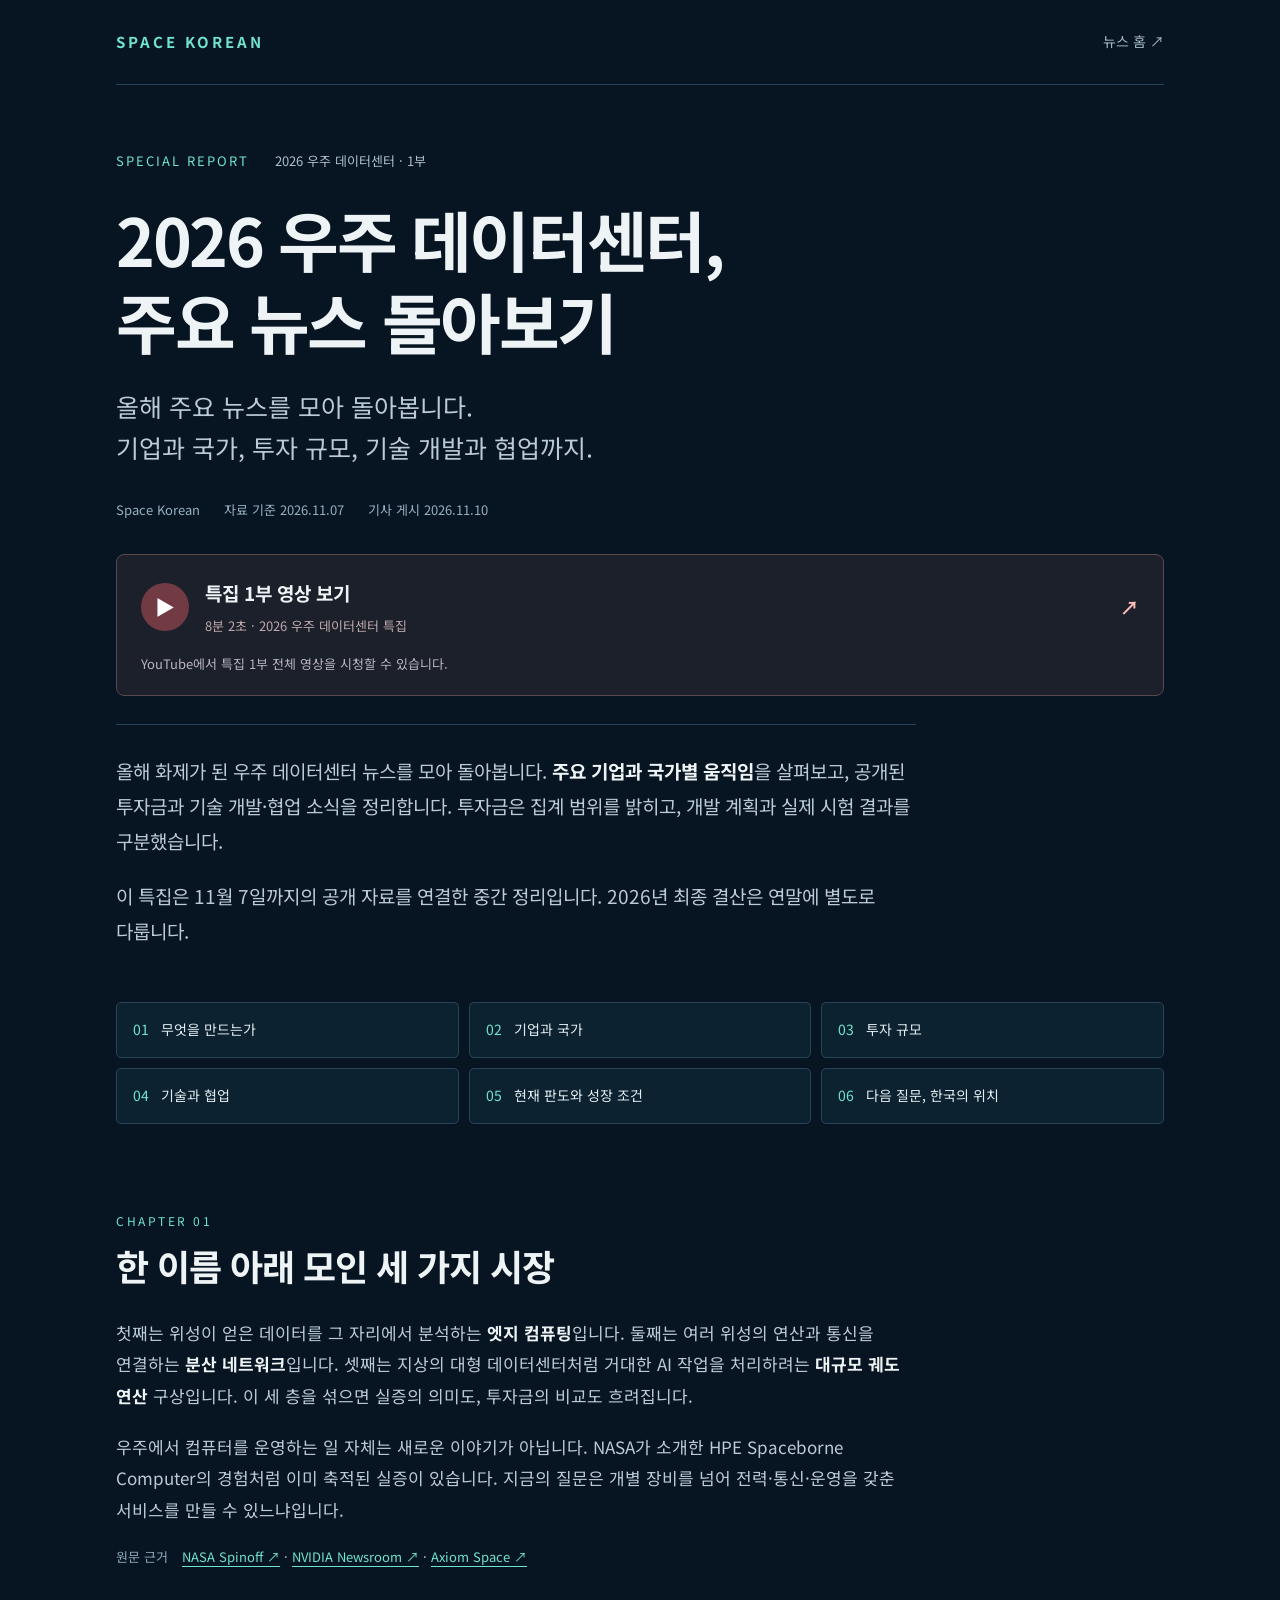
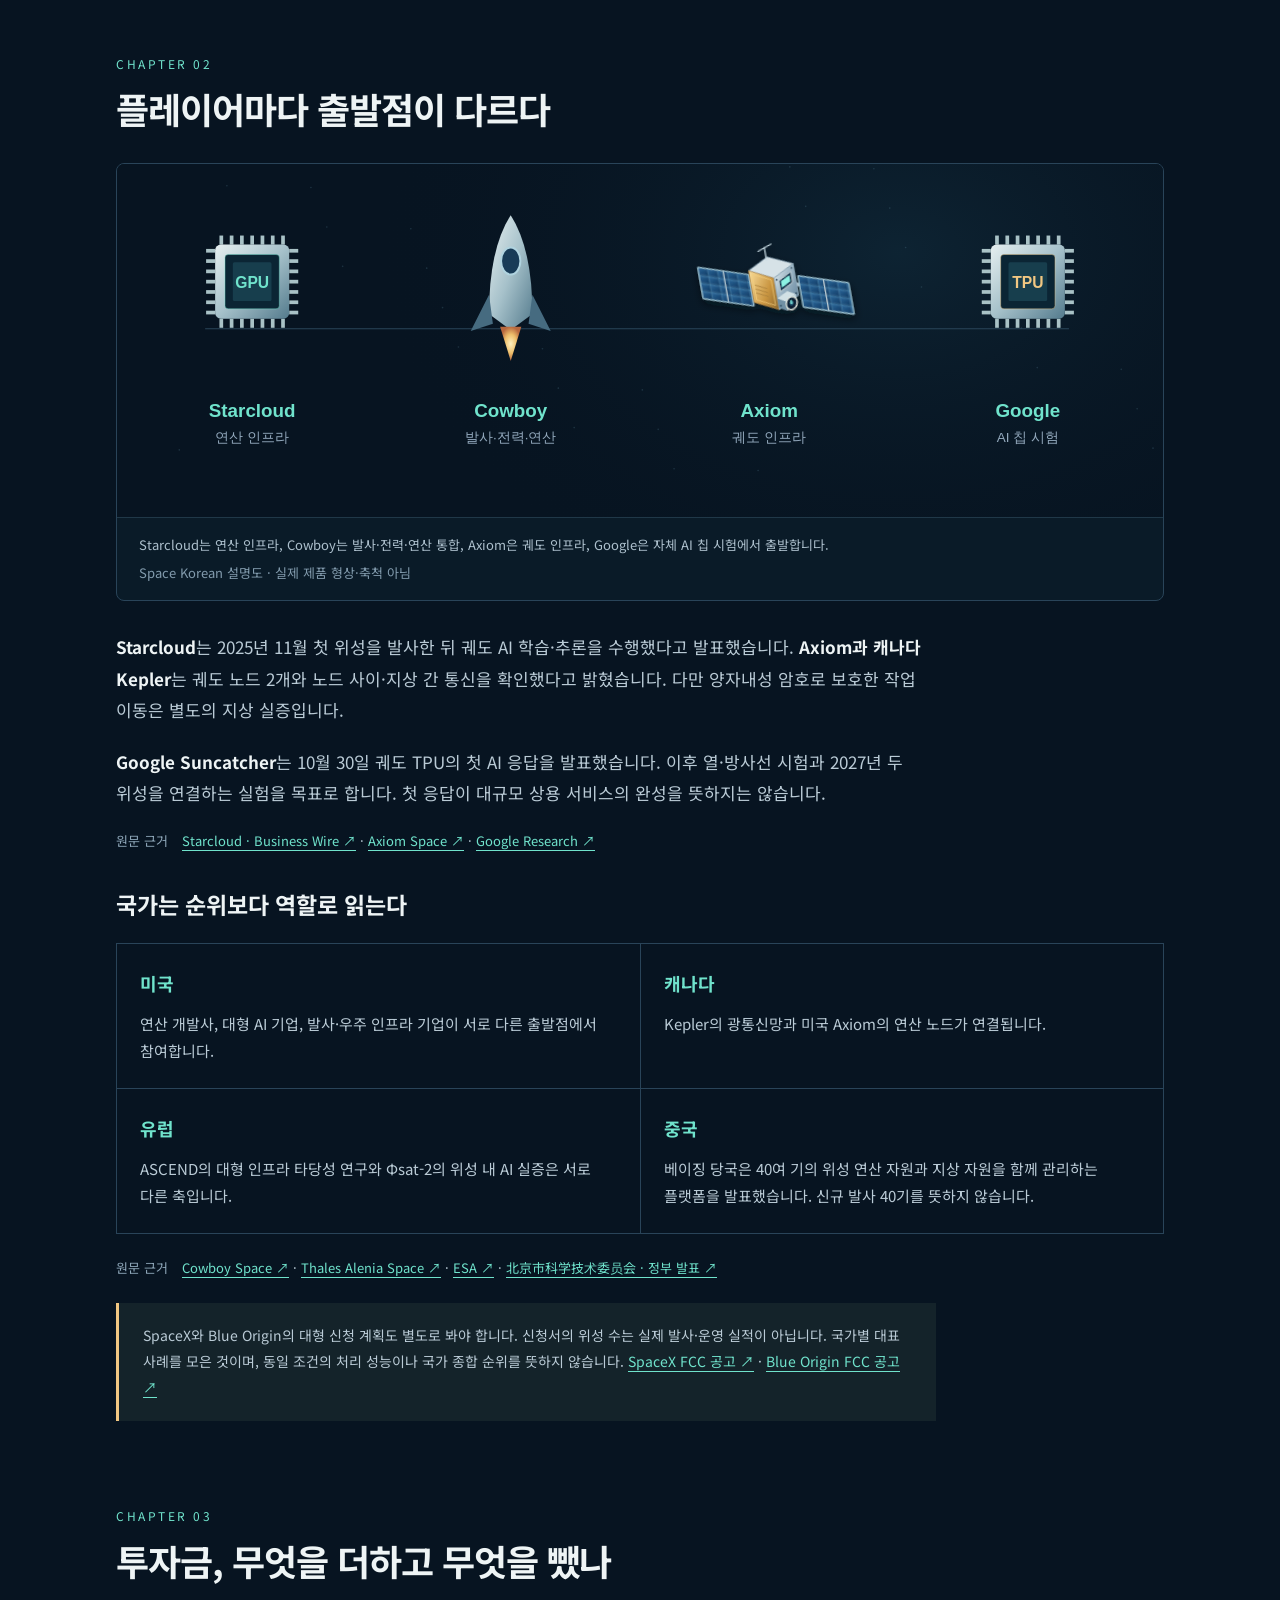
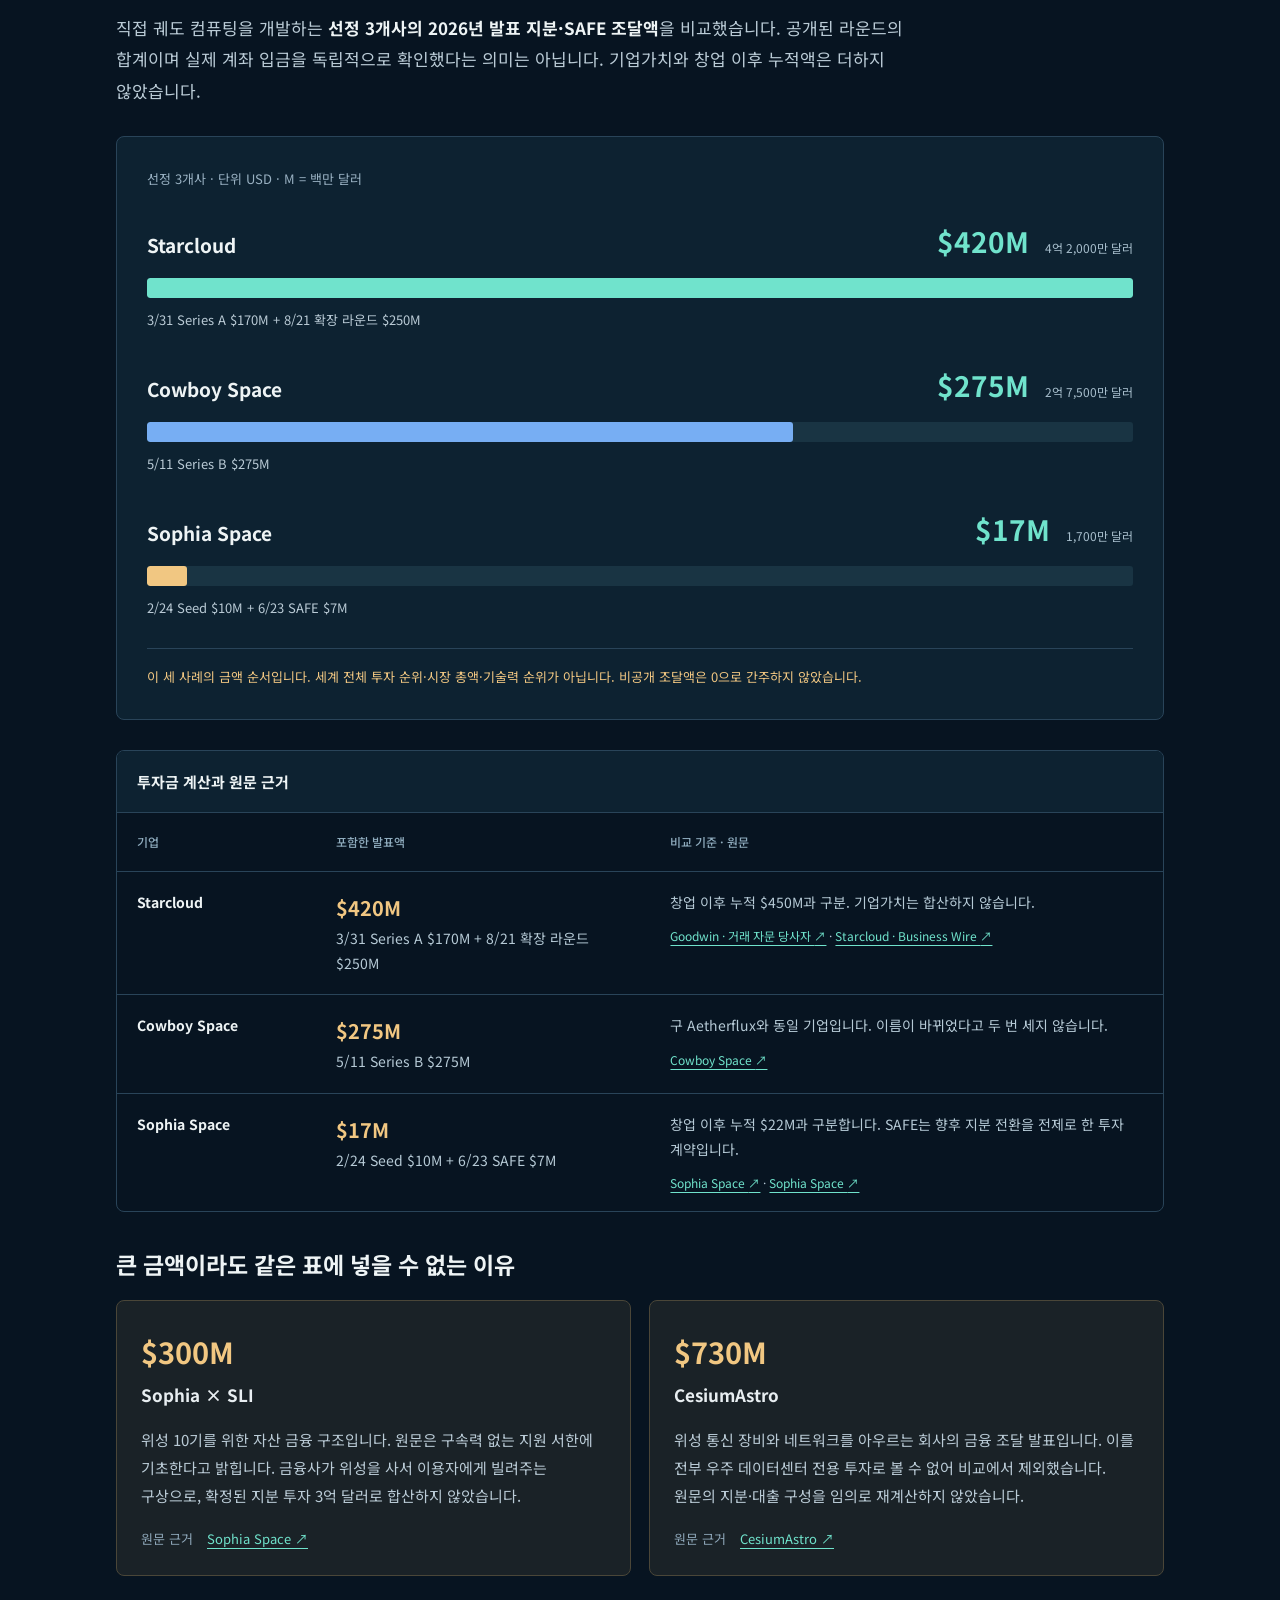
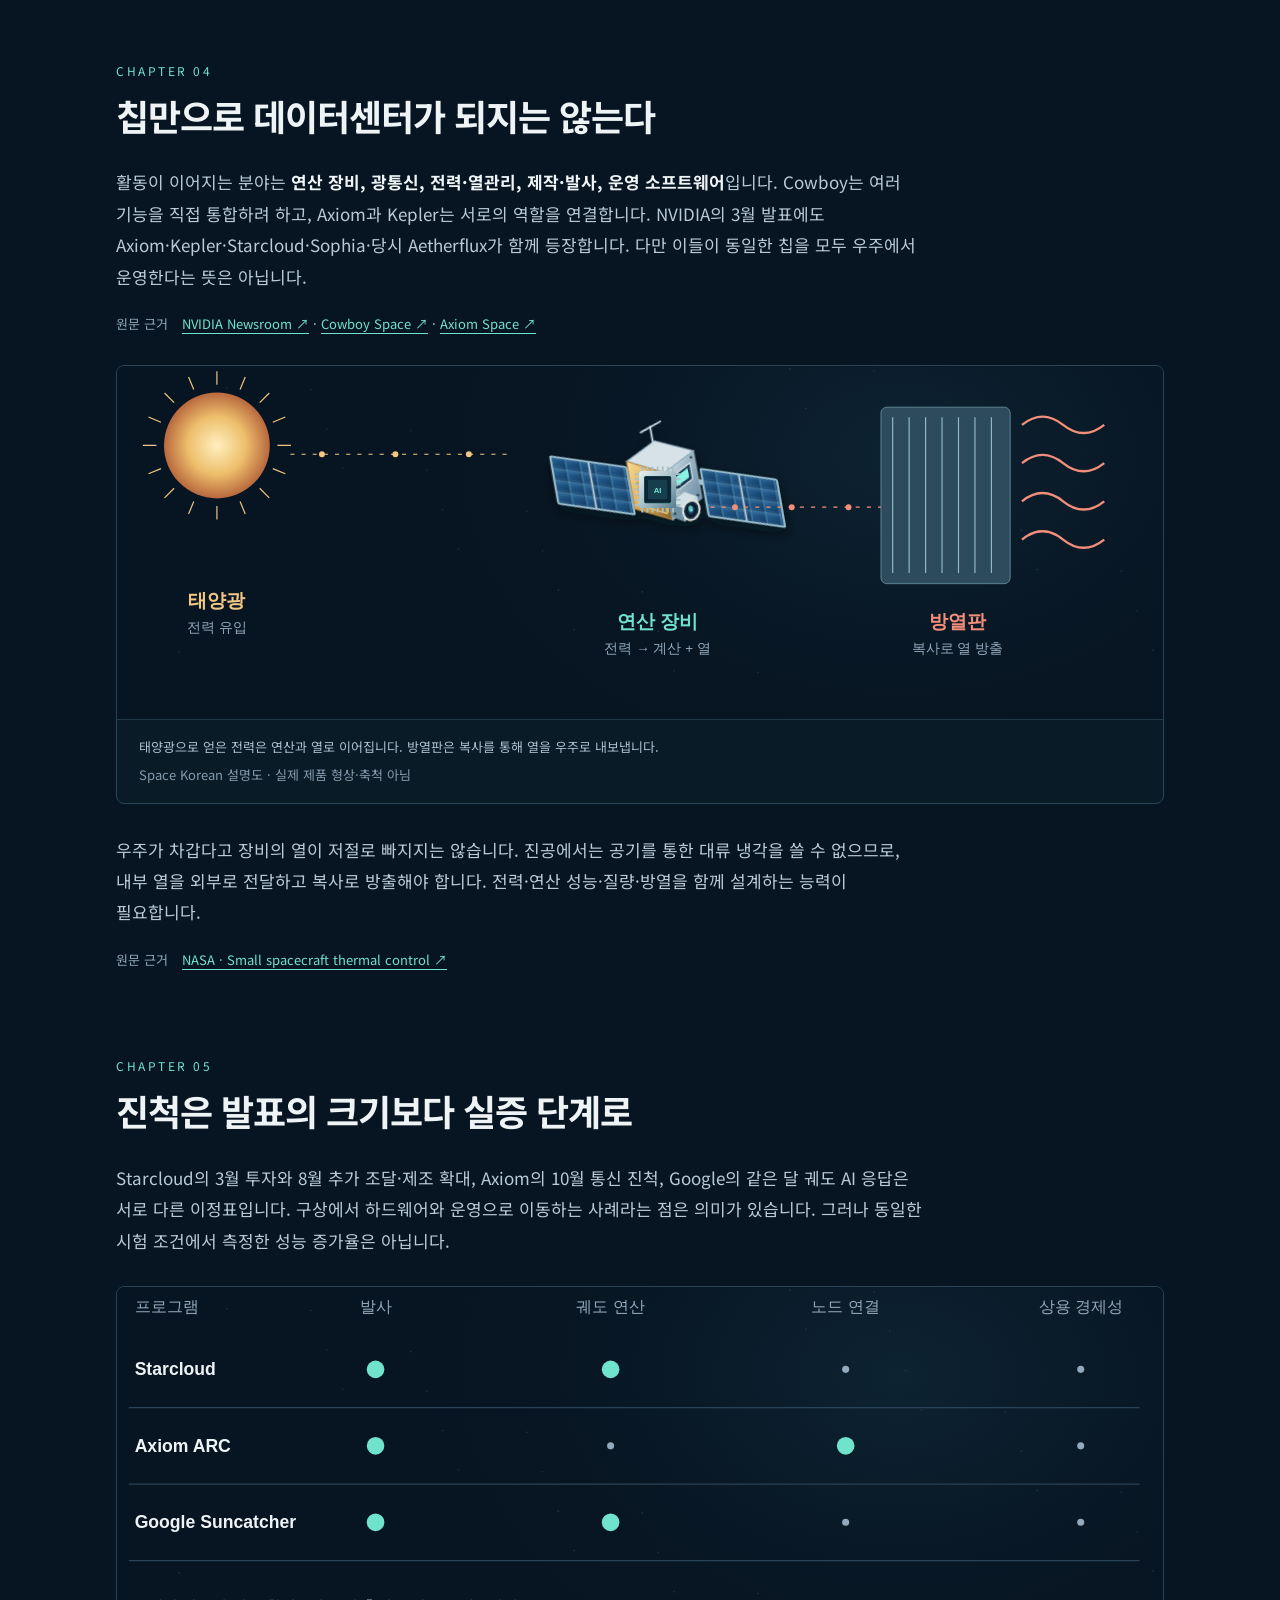
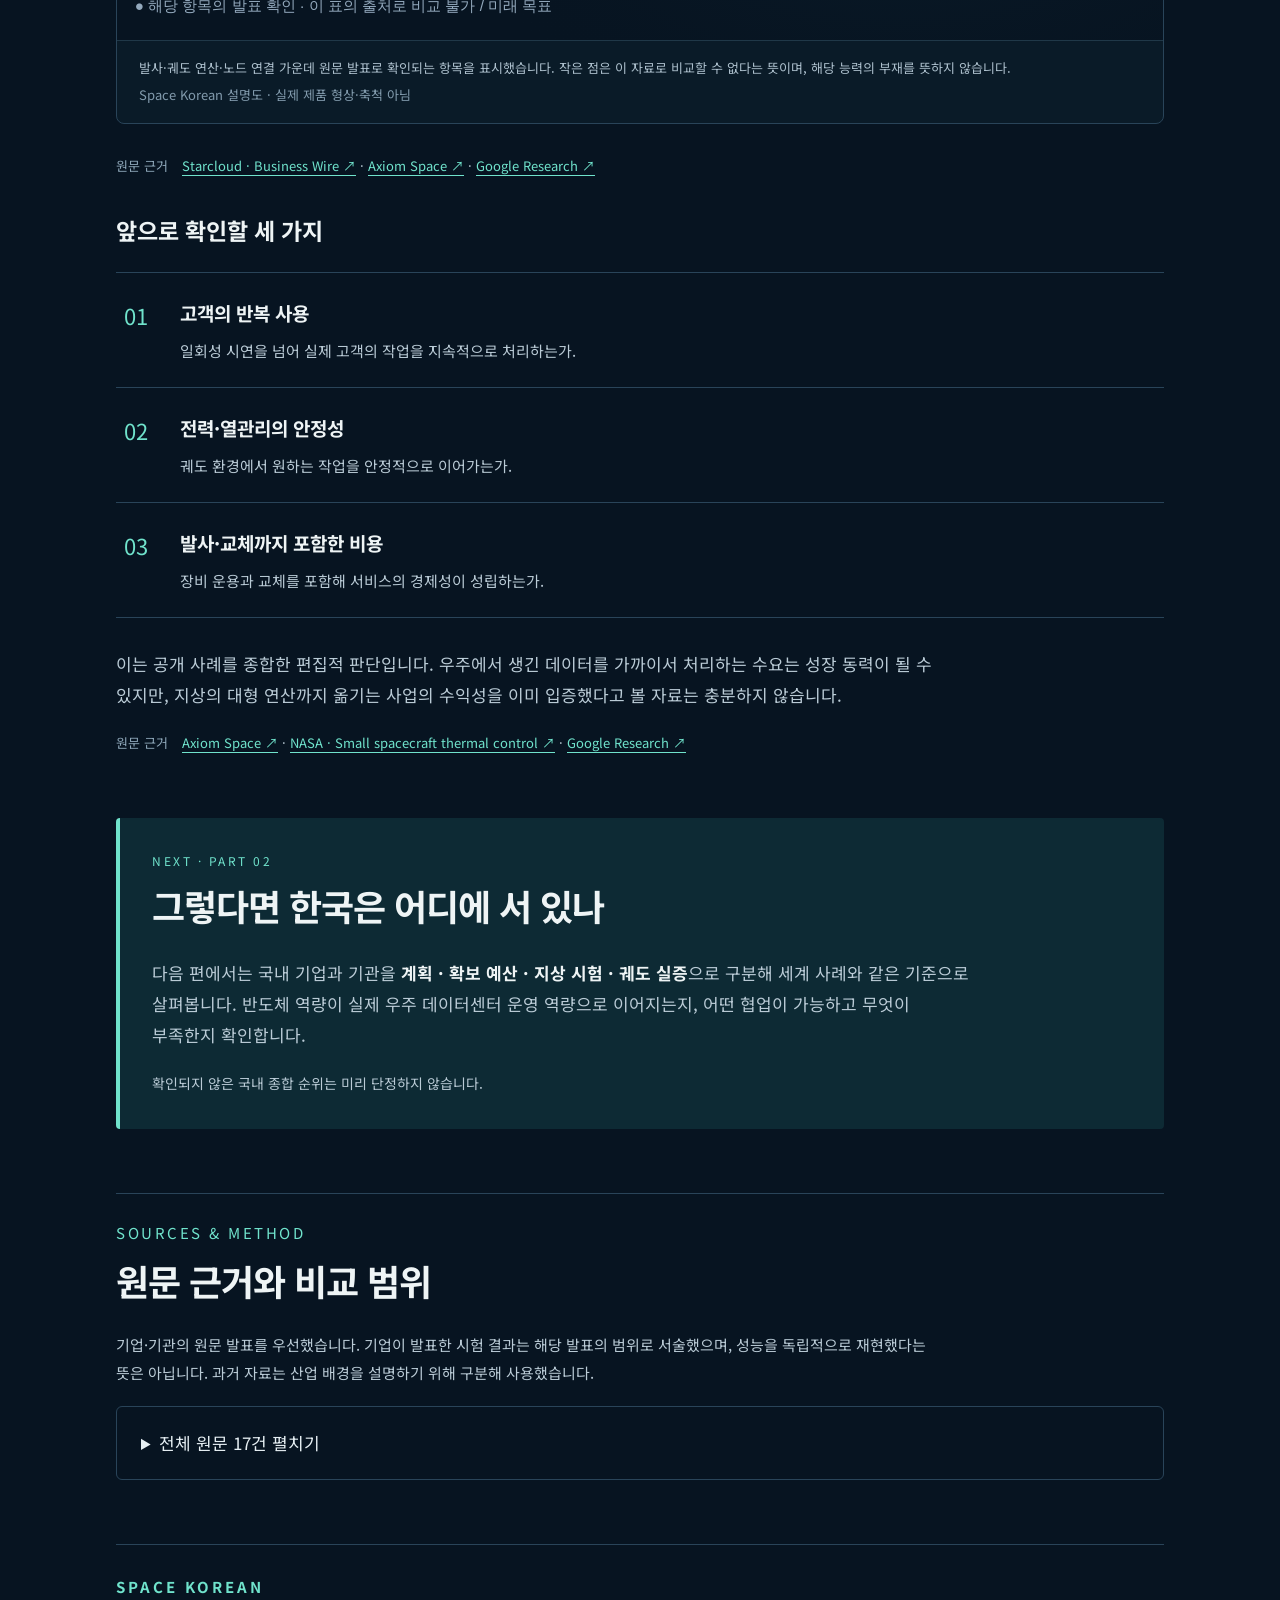
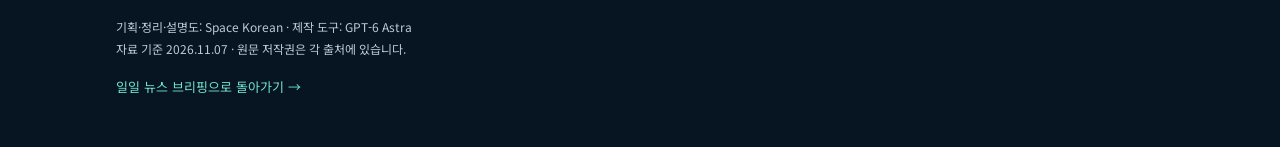
<file: features/2026-space-data-centers-part1/index.html>
<!doctype html>
<html lang="ko"><head><meta charset="utf-8"><meta name="viewport" content="width=device-width,initial-scale=1">
<title>2026 우주 데이터센터 주요 뉴스 돌아보기 — 특집 1부 | Space Korean</title>
<meta name="description" content="우주 데이터센터의 주요 기업과 국가별 접근, 공개 투자금, 협업, 기술 실증을 원문 근거로 짚는 Space Korean 특집 1부. 2026년 11월 7일 기준.">
<link rel="canonical" href="https://spacekorean.github.io/space-korean/features/2026-space-data-centers-part1/"><meta property="og:type" content="article"><meta property="og:locale" content="ko_KR">
<meta property="og:title" content="2026 우주 데이터센터 주요 뉴스 돌아보기 — 특집 1부"><meta property="og:description" content="올해 주요 우주 데이터센터 뉴스를 모아 돌아봅니다. 기업·국가별 움직임, 투자 규모, 기술 개발과 협업, 원문 근거."><meta property="og:url" content="https://spacekorean.github.io/space-korean/features/2026-space-data-centers-part1/">
<link rel="preconnect" href="https://fonts.googleapis.com"><link rel="preconnect" href="https://fonts.gstatic.com" crossorigin>
<link href="https://fonts.googleapis.com/css2?family=Noto+Sans+KR:wght@400;500;700;900&display=swap" rel="stylesheet"><link rel="stylesheet" href="article.css">
</head><body><a class="skip" href="#article">본문 바로가기</a>
<div class="page"><header class="masthead"><a class="brand" href="../../">SPACE KOREAN</a><a href="../../">뉴스 홈 <span aria-hidden="true">↗</span></a></header>
<main id="article"><article><header class="article-header"><p class="eyebrow">SPECIAL REPORT <span>2026 우주 데이터센터 · 1부</span></p><h1>2026 우주 데이터센터,<br>주요 뉴스 돌아보기</h1><p class="deck">올해 주요 뉴스를 모아 돌아봅니다.<br>기업과 국가, 투자 규모, 기술 개발과 협업까지.</p><div class="byline">Space Korean <span>자료 기준 2026.11.07</span><span>기사 게시 2026.11.10</span></div></header>
<aside class="feature-video" id="feature-video" aria-label="특집 영상">
  <a class="feature-video-link" href="https://www.youtube.com/watch?v=DDGwPyr4bXE" target="_blank" rel="noopener noreferrer" aria-describedby="feature-video-note">
    <span class="video-play" aria-hidden="true">▶</span>
    <span>특집 1부 영상 보기<small>8분 2초 · 2026 우주 데이터센터 특집</small></span>
    <span class="video-external" aria-hidden="true">↗</span>
  </a>
  <p id="feature-video-note">YouTube에서 특집 1부 전체 영상을 시청할 수 있습니다.</p>
</aside>
<div class="opening"><p>올해 화제가 된 우주 데이터센터 뉴스를 모아 돌아봅니다. <strong>주요 기업과 국가별 움직임</strong>을 살펴보고, 공개된 투자금과 기술 개발·협업 소식을 정리합니다. 투자금은 집계 범위를 밝히고, 개발 계획과 실제 시험 결과를 구분했습니다.</p><p>이 특집은 11월 7일까지의 공개 자료를 연결한 중간 정리입니다. 2026년 최종 결산은 연말에 별도로 다룹니다.</p></div>
<nav class="chapter-nav" aria-label="특집 목차"><a href="#market"><span>01</span>무엇을 만드는가</a><a href="#players"><span>02</span>기업과 국가</a><a href="#funding"><span>03</span>투자 규모</a><a href="#technology"><span>04</span>기술과 협업</a><a href="#momentum"><span>05</span>현재 판도와 성장 조건</a><a href="#korea"><span>06</span>다음 질문, 한국의 위치</a></nav>

<section id="market"><p class="chapter-number">CHAPTER 01</p><h2>한 이름 아래 모인 세 가지 시장</h2><p>첫째는 위성이 얻은 데이터를 그 자리에서 분석하는 <strong>엣지 컴퓨팅</strong>입니다. 둘째는 여러 위성의 연산과 통신을 연결하는 <strong>분산 네트워크</strong>입니다. 셋째는 지상의 대형 데이터센터처럼 거대한 AI 작업을 처리하려는 <strong>대규모 궤도 연산</strong> 구상입니다. 이 세 층을 섞으면 실증의 의미도, 투자금의 비교도 흐려집니다.</p><p>우주에서 컴퓨터를 운영하는 일 자체는 새로운 이야기가 아닙니다. NASA가 소개한 HPE Spaceborne Computer의 경험처럼 이미 축적된 실증이 있습니다. 지금의 질문은 개별 장비를 넘어 전력·통신·운영을 갖춘 서비스를 만들 수 있느냐입니다.</p><p class="sources-inline"><span>원문 근거</span> <a href="https://spinoff.nasa.gov/node/11565" target="_blank" rel="noopener noreferrer">NASA Spinoff <span aria-hidden="true">↗</span></a> · <a href="https://nvidianews.nvidia.com/news/space-computing" target="_blank" rel="noopener noreferrer">NVIDIA Newsroom <span aria-hidden="true">↗</span></a> · <a href="https://www.axiomspace.com/release/axiom-space-kepler-ready-orbital-computing-for-quantum-era" target="_blank" rel="noopener noreferrer">Axiom Space <span aria-hidden="true">↗</span></a></p></section>

<section id="players"><p class="chapter-number">CHAPTER 02</p><h2>플레이어마다 출발점이 다르다</h2><figure><a href="images/players.svg?v=2" aria-label="Starcloud는 연산 인프라, Cowboy는 발사·전력·연산 통합, Axiom은 궤도 인프라, Google은 자체 AI 칩 시험에서 출발합니다. — 도식 크게 보기"><img src="images/players.svg?v=2" width="1780" height="600" alt="Starcloud는 연산 인프라, Cowboy는 발사·전력·연산 통합, Axiom은 궤도 인프라, Google은 자체 AI 칩 시험에서 출발합니다." loading="lazy"></a><figcaption>Starcloud는 연산 인프라, Cowboy는 발사·전력·연산 통합, Axiom은 궤도 인프라, Google은 자체 AI 칩 시험에서 출발합니다. <span>Space Korean 설명도 · 실제 제품 형상·축척 아님</span></figcaption></figure><p><strong>Starcloud</strong>는 2025년 11월 첫 위성을 발사한 뒤 궤도 AI 학습·추론을 수행했다고 발표했습니다. <strong>Axiom과 캐나다 Kepler</strong>는 궤도 노드 2개와 노드 사이·지상 간 통신을 확인했다고 밝혔습니다. 다만 양자내성 암호로 보호한 작업 이동은 별도의 지상 실증입니다.</p><p><strong>Google Suncatcher</strong>는 10월 30일 궤도 TPU의 첫 AI 응답을 발표했습니다. 이후 열·방사선 시험과 2027년 두 위성을 연결하는 실험을 목표로 합니다. 첫 응답이 대규모 상용 서비스의 완성을 뜻하지는 않습니다.</p><p class="sources-inline"><span>원문 근거</span> <a href="https://www.businesswire.com/news/home/20260821884035/en/" target="_blank" rel="noopener noreferrer">Starcloud · Business Wire <span aria-hidden="true">↗</span></a> · <a href="https://www.axiomspace.com/release/axiom-space-kepler-ready-orbital-computing-for-quantum-era" target="_blank" rel="noopener noreferrer">Axiom Space <span aria-hidden="true">↗</span></a> · <a href="https://blog.google/innovation-and-ai/models-and-research/google-research/project-suncatcher-satellite-response/" target="_blank" rel="noopener noreferrer">Google Research <span aria-hidden="true">↗</span></a></p>
<h3>국가는 순위보다 역할로 읽는다</h3><div class="country-grid"><div><h4>미국</h4><p>연산 개발사, 대형 AI 기업, 발사·우주 인프라 기업이 서로 다른 출발점에서 참여합니다.</p></div><div><h4>캐나다</h4><p>Kepler의 광통신망과 미국 Axiom의 연산 노드가 연결됩니다.</p></div><div><h4>유럽</h4><p>ASCEND의 대형 인프라 타당성 연구와 Φsat-2의 위성 내 AI 실증은 서로 다른 축입니다.</p></div><div><h4>중국</h4><p>베이징 당국은 40여 기의 위성 연산 자원과 지상 자원을 함께 관리하는 플랫폼을 발표했습니다. 신규 발사 40기를 뜻하지 않습니다.</p></div></div><p class="sources-inline"><span>원문 근거</span> <a href="https://www.cowboyspace.com/news/introducing-cowboy-space-series-b" target="_blank" rel="noopener noreferrer">Cowboy Space <span aria-hidden="true">↗</span></a> · <a href="https://www.thalesaleniaspace.com/en/press-releases/thales-alenia-space-reveals-results-ascend-feasibility-study-space-data-centers-0" target="_blank" rel="noopener noreferrer">Thales Alenia Space <span aria-hidden="true">↗</span></a> · <a href="https://www.esa.int/Applications/Observing_the_Earth/FutureEO/Phsat-2/Facts_and_figures" target="_blank" rel="noopener noreferrer">ESA <span aria-hidden="true">↗</span></a> · <a href="https://kw.beijing.gov.cn/xwdt/kcyx/xwdtkjqy/202611/t20261103_4929676.html" target="_blank" rel="noopener noreferrer">北京市科学技术委员会 · 정부 발표 <span aria-hidden="true">↗</span></a></p>
<p class="note">SpaceX와 Blue Origin의 대형 신청 계획도 별도로 봐야 합니다. 신청서의 위성 수는 실제 발사·운영 실적이 아닙니다. 국가별 대표 사례를 모은 것이며, 동일 조건의 처리 성능이나 국가 종합 순위를 뜻하지 않습니다. <a href="https://docs.fcc.gov/public/attachments/DA-26-113A1.pdf" target="_blank" rel="noopener noreferrer">SpaceX FCC 공고 <span aria-hidden="true">↗</span></a> · <a href="https://docs.fcc.gov/public/attachments/DOC-420864A1.pdf" target="_blank" rel="noopener noreferrer">Blue Origin FCC 공고 <span aria-hidden="true">↗</span></a></p></section>

<section id="funding"><p class="chapter-number">CHAPTER 03</p><h2>투자금, 무엇을 더하고 무엇을 뺐나</h2><p>직접 궤도 컴퓨팅을 개발하는 <strong>선정 3개사의 2026년 발표 지분·SAFE 조달액</strong>을 비교했습니다. 공개된 라운드의 합계이며 실제 계좌 입금을 독립적으로 확인했다는 의미는 아닙니다. 기업가치와 창업 이후 누적액은 더하지 않았습니다.</p><div class="funding-chart" aria-label="선정 3개사 2026년 발표 조달액 비교"><p class="chart-kicker">선정 3개사 · 단위 USD · M = 백만 달러</p><div class="funding-row"><div class="funding-label"><b>Starcloud</b><strong>$420M <small>4억 2,000만 달러</small></strong></div><div class="bar-track" aria-hidden="true"><div class="bar bar-0" style="width:100.0000%"></div></div><p>3/31 Series A $170M + 8/21 확장 라운드 $250M</p></div><div class="funding-row"><div class="funding-label"><b>Cowboy Space</b><strong>$275M <small>2억 7,500만 달러</small></strong></div><div class="bar-track" aria-hidden="true"><div class="bar bar-1" style="width:65.4762%"></div></div><p>5/11 Series B $275M</p></div><div class="funding-row"><div class="funding-label"><b>Sophia Space</b><strong>$17M <small>1,700만 달러</small></strong></div><div class="bar-track" aria-hidden="true"><div class="bar bar-2" style="width:4.0476%"></div></div><p>2/24 Seed $10M + 6/23 SAFE $7M</p></div><p class="chart-foot">이 세 사례의 금액 순서입니다. 세계 전체 투자 순위·시장 총액·기술력 순위가 아닙니다. 비공개 조달액은 0으로 간주하지 않았습니다.</p></div>
<div class="table-wrap" role="region" aria-label="투자금 계산과 원문 근거" tabindex="0"><table><caption>투자금 계산과 원문 근거</caption><thead><tr><th scope="col">기업</th><th scope="col">포함한 발표액</th><th scope="col">비교 기준 · 원문</th></tr></thead><tbody><tr><th scope="row">Starcloud</th><td><strong>$420M</strong><br>3/31 Series A $170M + 8/21 확장 라운드 $250M</td><td>창업 이후 누적 $450M과 구분. 기업가치는 합산하지 않습니다.<div class="cell-sources"><a href="https://www.goodwinlaw.com/en/news-and-events/news/2026/03/announcements-technology-goodwin-advises-starcloud" target="_blank" rel="noopener noreferrer">Goodwin · 거래 자문 당사자 <span aria-hidden="true">↗</span></a> · <a href="https://www.businesswire.com/news/home/20260821884035/en/" target="_blank" rel="noopener noreferrer">Starcloud · Business Wire <span aria-hidden="true">↗</span></a></div></td></tr><tr><th scope="row">Cowboy Space</th><td><strong>$275M</strong><br>5/11 Series B $275M</td><td>구 Aetherflux와 동일 기업입니다. 이름이 바뀌었다고 두 번 세지 않습니다.<div class="cell-sources"><a href="https://www.cowboyspace.com/news/introducing-cowboy-space-series-b" target="_blank" rel="noopener noreferrer">Cowboy Space <span aria-hidden="true">↗</span></a></div></td></tr><tr><th scope="row">Sophia Space</th><td><strong>$17M</strong><br>2/24 Seed $10M + 6/23 SAFE $7M</td><td>창업 이후 누적 $22M과 구분합니다. SAFE는 향후 지분 전환을 전제로 한 투자 계약입니다.<div class="cell-sources"><a href="https://sophia.space/news/sophia-space-closes-10m-seed-round-to-accelerate-orbital-edge-computing" target="_blank" rel="noopener noreferrer">Sophia Space <span aria-hidden="true">↗</span></a> · <a href="https://sophia.space/news/sophia-space-pairs-with-apex-for-orbital-computing-demo-announces-22-million-in-total-funding" target="_blank" rel="noopener noreferrer">Sophia Space <span aria-hidden="true">↗</span></a></div></td></tr></tbody></table></div>
<h3>큰 금액이라도 같은 표에 넣을 수 없는 이유</h3><div class="exclusions"><div><strong>$300M <span>Sophia × SLI</span></strong><p>위성 10기를 위한 자산 금융 구조입니다. 원문은 구속력 없는 지원 서한에 기초한다고 밝힙니다. 금융사가 위성을 사서 이용자에게 빌려주는 구상으로, 확정된 지분 투자 3억 달러로 합산하지 않았습니다.</p><p class="sources-inline"><span>원문 근거</span> <a href="https://sophia.space/news/sophia-space-and-sli-set-terms-for-300-million-asset-financing-for-10-satellite-high-performance-edge-computing-constellation" target="_blank" rel="noopener noreferrer">Sophia Space <span aria-hidden="true">↗</span></a></p></div><div><strong>$730M <span>CesiumAstro</span></strong><p>위성 통신 장비와 네트워크를 아우르는 회사의 금융 조달 발표입니다. 이를 전부 우주 데이터센터 전용 투자로 볼 수 없어 비교에서 제외했습니다. 원문의 지분·대출 구성을 임의로 재계산하지 않았습니다.</p><p class="sources-inline"><span>원문 근거</span> <a href="https://www.cesiumastro.com/press-release/series-d" target="_blank" rel="noopener noreferrer">CesiumAstro <span aria-hidden="true">↗</span></a></p></div></div></section>

<section id="technology"><p class="chapter-number">CHAPTER 04</p><h2>칩만으로 데이터센터가 되지는 않는다</h2><p>활동이 이어지는 분야는 <strong>연산 장비, 광통신, 전력·열관리, 제작·발사, 운영 소프트웨어</strong>입니다. Cowboy는 여러 기능을 직접 통합하려 하고, Axiom과 Kepler는 서로의 역할을 연결합니다. NVIDIA의 3월 발표에도 Axiom·Kepler·Starcloud·Sophia·당시 Aetherflux가 함께 등장합니다. 다만 이들이 동일한 칩을 모두 우주에서 운영한다는 뜻은 아닙니다.</p><p class="sources-inline"><span>원문 근거</span> <a href="https://nvidianews.nvidia.com/news/space-computing" target="_blank" rel="noopener noreferrer">NVIDIA Newsroom <span aria-hidden="true">↗</span></a> · <a href="https://www.cowboyspace.com/news/introducing-cowboy-space-series-b" target="_blank" rel="noopener noreferrer">Cowboy Space <span aria-hidden="true">↗</span></a> · <a href="https://www.axiomspace.com/release/axiom-space-kepler-ready-orbital-computing-for-quantum-era" target="_blank" rel="noopener noreferrer">Axiom Space <span aria-hidden="true">↗</span></a></p><figure><a href="images/thermal.svg?v=2" aria-label="태양광으로 얻은 전력은 연산과 열로 이어집니다. 방열판은 복사를 통해 열을 우주로 내보냅니다. — 도식 크게 보기"><img src="images/thermal.svg?v=2" width="1780" height="600" alt="태양광으로 얻은 전력은 연산과 열로 이어집니다. 방열판은 복사를 통해 열을 우주로 내보냅니다." loading="lazy"></a><figcaption>태양광으로 얻은 전력은 연산과 열로 이어집니다. 방열판은 복사를 통해 열을 우주로 내보냅니다. <span>Space Korean 설명도 · 실제 제품 형상·축척 아님</span></figcaption></figure><p>우주가 차갑다고 장비의 열이 저절로 빠지지는 않습니다. 진공에서는 공기를 통한 대류 냉각을 쓸 수 없으므로, 내부 열을 외부로 전달하고 복사로 방출해야 합니다. 전력·연산 성능·질량·방열을 함께 설계하는 능력이 필요합니다.</p><p class="sources-inline"><span>원문 근거</span> <a href="https://www.nasa.gov/smallsat-institute/sst-soa/thermal-control/" target="_blank" rel="noopener noreferrer">NASA · Small spacecraft thermal control <span aria-hidden="true">↗</span></a></p></section>

<section id="momentum"><p class="chapter-number">CHAPTER 05</p><h2>진척은 발표의 크기보다 실증 단계로</h2><p>Starcloud의 3월 투자와 8월 추가 조달·제조 확대, Axiom의 10월 통신 진척, Google의 같은 달 궤도 AI 응답은 서로 다른 이정표입니다. 구상에서 하드웨어와 운영으로 이동하는 사례라는 점은 의미가 있습니다. 그러나 동일한 시험 조건에서 측정한 성능 증가율은 아닙니다.</p><figure><a href="images/maturity.svg?v=2" aria-label="발사·궤도 연산·노드 연결 가운데 원문 발표로 확인되는 항목을 표시했습니다. 작은 점은 이 자료로 비교할 수 없다는 뜻이며, 해당 능력의 부재를 뜻하지 않습니다. — 도식 크게 보기"><img src="images/maturity.svg?v=2" width="1780" height="600" alt="발사·궤도 연산·노드 연결 가운데 원문 발표로 확인되는 항목을 표시했습니다. 작은 점은 이 자료로 비교할 수 없다는 뜻이며, 해당 능력의 부재를 뜻하지 않습니다." loading="lazy"></a><figcaption>발사·궤도 연산·노드 연결 가운데 원문 발표로 확인되는 항목을 표시했습니다. 작은 점은 이 자료로 비교할 수 없다는 뜻이며, 해당 능력의 부재를 뜻하지 않습니다. <span>Space Korean 설명도 · 실제 제품 형상·축척 아님</span></figcaption></figure><p class="sources-inline"><span>원문 근거</span> <a href="https://www.businesswire.com/news/home/20260821884035/en/" target="_blank" rel="noopener noreferrer">Starcloud · Business Wire <span aria-hidden="true">↗</span></a> · <a href="https://www.axiomspace.com/release/axiom-space-kepler-ready-orbital-computing-for-quantum-era" target="_blank" rel="noopener noreferrer">Axiom Space <span aria-hidden="true">↗</span></a> · <a href="https://blog.google/innovation-and-ai/models-and-research/google-research/project-suncatcher-satellite-response/" target="_blank" rel="noopener noreferrer">Google Research <span aria-hidden="true">↗</span></a></p>
<h3>앞으로 확인할 세 가지</h3><ol class="next-checks"><li><strong>고객의 반복 사용</strong><p>일회성 시연을 넘어 실제 고객의 작업을 지속적으로 처리하는가.</p></li><li><strong>전력·열관리의 안정성</strong><p>궤도 환경에서 원하는 작업을 안정적으로 이어가는가.</p></li><li><strong>발사·교체까지 포함한 비용</strong><p>장비 운용과 교체를 포함해 서비스의 경제성이 성립하는가.</p></li></ol><p>이는 공개 사례를 종합한 편집적 판단입니다. 우주에서 생긴 데이터를 가까이서 처리하는 수요는 성장 동력이 될 수 있지만, 지상의 대형 연산까지 옮기는 사업의 수익성을 이미 입증했다고 볼 자료는 충분하지 않습니다.</p><p class="sources-inline"><span>원문 근거</span> <a href="https://www.axiomspace.com/release/axiom-space-kepler-ready-orbital-computing-for-quantum-era" target="_blank" rel="noopener noreferrer">Axiom Space <span aria-hidden="true">↗</span></a> · <a href="https://www.nasa.gov/smallsat-institute/sst-soa/thermal-control/" target="_blank" rel="noopener noreferrer">NASA · Small spacecraft thermal control <span aria-hidden="true">↗</span></a> · <a href="https://blog.google/innovation-and-ai/models-and-research/google-research/project-suncatcher-satellite-response/" target="_blank" rel="noopener noreferrer">Google Research <span aria-hidden="true">↗</span></a></p></section>

<section id="korea" class="next-part"><p class="chapter-number">NEXT · PART 02</p><h2>그렇다면 한국은 어디에 서 있나</h2><p>다음 편에서는 국내 기업과 기관을 <strong>계획 · 확보 예산 · 지상 시험 · 궤도 실증</strong>으로 구분해 세계 사례와 같은 기준으로 살펴봅니다. 반도체 역량이 실제 우주 데이터센터 운영 역량으로 이어지는지, 어떤 협업이 가능하고 무엇이 부족한지 확인합니다.</p><p>확인되지 않은 국내 종합 순위는 미리 단정하지 않습니다.</p></section>

<section id="sources" class="source-section"><p class="chapter-number">SOURCES &amp; METHOD</p><h2>원문 근거와 비교 범위</h2><p>기업·기관의 원문 발표를 우선했습니다. 기업이 발표한 시험 결과는 해당 발표의 범위로 서술했으며, 성능을 독립적으로 재현했다는 뜻은 아닙니다. 과거 자료는 산업 배경을 설명하기 위해 구분해 사용했습니다.</p><details><summary>전체 원문 17건 펼치기</summary><ol class="source-list"><li id="source-star_a"><div><a href="https://www.goodwinlaw.com/en/news-and-events/news/2026/03/announcements-technology-goodwin-advises-starcloud" target="_blank" rel="noopener noreferrer">Goodwin · 거래 자문 당사자 <span aria-hidden="true">↗</span></a> <time>2026-03-31</time></div><p>2026년 3월 Series A 1억 7,000만 달러. 기업가치 11억 달러와 조달액을 구분합니다.</p></li><li id="source-star_ext"><div><a href="https://www.businesswire.com/news/home/20260821884035/en/" target="_blank" rel="noopener noreferrer">Starcloud · Business Wire <span aria-hidden="true">↗</span></a> <time>2026-08-21</time></div><p>8월 추가 2억 5,000만 달러, 누적 4억 5,000만 달러 및 궤도 실증에 대한 회사 발표.</p></li><li id="source-cowboy"><div><a href="https://www.cowboyspace.com/news/introducing-cowboy-space-series-b" target="_blank" rel="noopener noreferrer">Cowboy Space <span aria-hidden="true">↗</span></a> <time>2026-05-11</time></div><p>5월 Series B 2억 7,500만 달러, 사명 변경 및 발사·전력·연산 통합 개발 구상.</p></li><li id="source-axiom"><div><a href="https://www.axiomspace.com/release/axiom-space-kepler-ready-orbital-computing-for-quantum-era" target="_blank" rel="noopener noreferrer">Axiom Space <span aria-hidden="true">↗</span></a> <time>2026-10-06</time></div><p>궤도 노드 2개와 통신 진척. 양자내성 암호화 작업 이동은 별도의 지상 시험.</p></li><li id="source-google"><div><a href="https://blog.google/innovation-and-ai/models-and-research/google-research/project-suncatcher-satellite-response/" target="_blank" rel="noopener noreferrer">Google Research <span aria-hidden="true">↗</span></a> <time>2026-10-30</time></div><p>10월 궤도 TPU의 첫 AI 응답과 후속 열·방사선 시험, 2027년 연결 실험 목표.</p></li><li id="source-nvidia"><div><a href="https://nvidianews.nvidia.com/news/space-computing" target="_blank" rel="noopener noreferrer">NVIDIA Newsroom <span aria-hidden="true">↗</span></a> <time>2026-03-16</time></div><p>우주 컴퓨팅 플랫폼과 협업 기업. 개발 협력과 동일 장비의 궤도 운용은 구분합니다.</p></li><li id="source-spacex"><div><a href="https://docs.fcc.gov/public/attachments/DA-26-113A1.pdf" target="_blank" rel="noopener noreferrer">FCC · Public Notice <span aria-hidden="true">↗</span></a> <time>2026-02-04</time></div><p>2026년 최초 신청에 관한 FCC 공고. 신청 범위를 실제 발사·운영 수로 해석하지 않습니다.</p></li><li id="source-blue"><div><a href="https://docs.fcc.gov/public/attachments/DOC-420864A1.pdf" target="_blank" rel="noopener noreferrer">FCC · Public Notice <span aria-hidden="true">↗</span></a> <time>2026</time></div><p>Project Sunrise의 최초 신청에 관한 FCC 공고. 현재 운영 실적을 나타내지 않습니다.</p></li><li id="source-ascend"><div><a href="https://www.thalesaleniaspace.com/en/press-releases/thales-alenia-space-reveals-results-ascend-feasibility-study-space-data-centers-0" target="_blank" rel="noopener noreferrer">Thales Alenia Space <span aria-hidden="true">↗</span></a> <time>2024-06-27</time></div><p>2024년 발표된 유럽 대규모 우주 데이터센터 타당성 연구. 산업 배경 자료입니다.</p></li><li id="source-phisat"><div><a href="https://www.esa.int/Applications/Observing_the_Earth/FutureEO/Phsat-2/Facts_and_figures" target="_blank" rel="noopener noreferrer">ESA <span aria-hidden="true">↗</span></a> <time>mission facts</time></div><p>Φsat-2의 임무·발사·위성 내 AI 개요. 대규모 데이터센터와 다른 실증 범주입니다.</p></li><li id="source-china"><div><a href="https://kw.beijing.gov.cn/xwdt/kcyx/xwdtkjqy/202611/t20261103_4929676.html" target="_blank" rel="noopener noreferrer">北京市科学技术委员会 · 정부 발표 <span aria-hidden="true">↗</span></a> <time>2026-11-03</time></div><p>40여 기 위성 연산 자원과 지상 자원의 통합 관리에 관한 베이징 당국 발표.</p></li><li id="source-sophia_seed"><div><a href="https://sophia.space/news/sophia-space-closes-10m-seed-round-to-accelerate-orbital-edge-computing" target="_blank" rel="noopener noreferrer">Sophia Space <span aria-hidden="true">↗</span></a> <time>2026-02-24</time></div><p>2026년 2월 1,000만 달러 시드 투자 마감 발표.</p></li><li id="source-sophia_safe"><div><a href="https://sophia.space/news/sophia-space-pairs-with-apex-for-orbital-computing-demo-announces-22-million-in-total-funding" target="_blank" rel="noopener noreferrer">Sophia Space <span aria-hidden="true">↗</span></a> <time>2026-06-23</time></div><p>6월 700만 달러 SAFE와 Apex 협업. 누적 조달 2,200만 달러는 연간 신규 투자와 구분합니다.</p></li><li id="source-sophia_sli"><div><a href="https://sophia.space/news/sophia-space-and-sli-set-terms-for-300-million-asset-financing-for-10-satellite-high-performance-edge-computing-constellation" target="_blank" rel="noopener noreferrer">Sophia Space <span aria-hidden="true">↗</span></a> <time>2026-09-13</time></div><p>3억 달러 자산 금융 구조. 구속력 없는 지원 서한을 근거로 하며 지분 조달액에서 제외합니다.</p></li><li id="source-cesium"><div><a href="https://www.cesiumastro.com/press-release/series-d" target="_blank" rel="noopener noreferrer">CesiumAstro <span aria-hidden="true">↗</span></a> <time>2026-11-05</time></div><p>7억 3,000만 달러 전사 금융 조달 발표. 우주 데이터센터 전용 투자로 전액 합산하지 않습니다.</p></li><li id="source-nasa_sbc"><div><a href="https://spinoff.nasa.gov/node/11565" target="_blank" rel="noopener noreferrer">NASA Spinoff <span aria-hidden="true">↗</span></a> <time>2025-02-11</time></div><p>HPE Spaceborne Computer의 우주 운영 경험. 개별 컴퓨터 실증의 역사적 배경입니다.</p></li><li id="source-thermal"><div><a href="https://www.nasa.gov/smallsat-institute/sst-soa/thermal-control/" target="_blank" rel="noopener noreferrer">NASA · Small spacecraft thermal control <span aria-hidden="true">↗</span></a> <time>reference</time></div><p>진공에서의 전도·복사와 소형 우주선 열관리 원리.</p></li></ol></details></section>
</article></main><footer><a class="brand" href="../../">SPACE KOREAN</a><p>기획·정리·설명도: Space Korean · 제작 도구: GPT-6 Astra<br>자료 기준 2026.11.07 · 원문 저작권은 각 출처에 있습니다.</p><a href="../../">일일 뉴스 브리핑으로 돌아가기 →</a></footer></div></body></html>
</file>
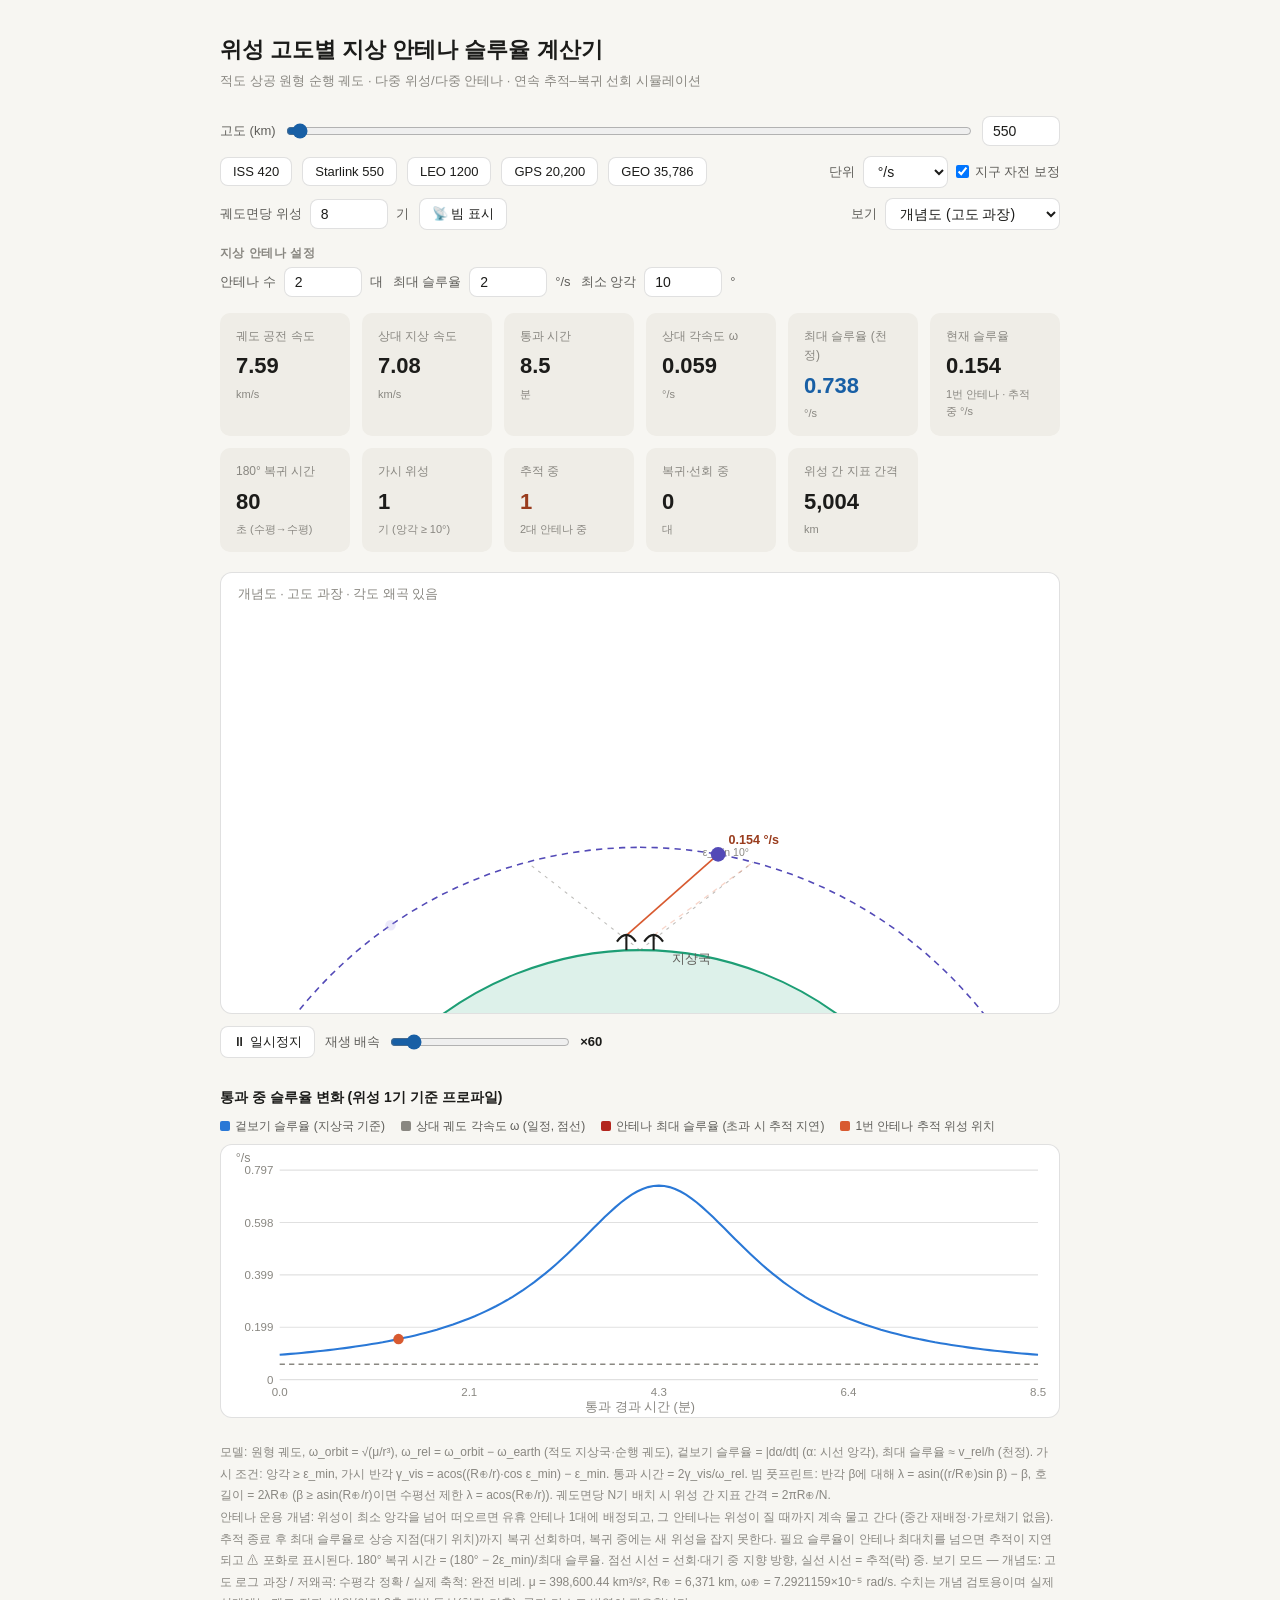
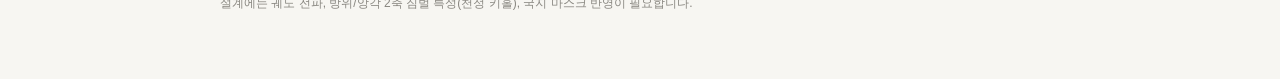
<file: satellite-slew-rate-tool_5.html>
<!DOCTYPE html>
<html lang="ko">
<head>
<meta charset="UTF-8">
<meta name="viewport" content="width=device-width, initial-scale=1.0">
<title>위성 고도별 안테나 슬루율 계산기</title>
<style>
:root {
  --bg: #f7f6f2; --surface: #ffffff; --card: #efede7;
  --text: #1c1c1a; --text-2: #5f5e5a; --text-3: #898781;
  --border: rgba(0,0,0,0.12);
  --accent: #185FA5; --orbit: #534AB7; --orbit-dim: #AFA9EC;
  --los: #D85A30; --los-dim: #F0997B; --los-dark: #993C1D;
  --earth: #1D9E75; --geo: #0F6E56; --curve: #2a78d6;
  --warn: #B3261E;
  --beam: #BA7517; --beam-fill: #EF9F27; --beam-card: #FAEEDA; --beam-text: #633806; --beam-sub: #854F0B;
}
@media (prefers-color-scheme: dark) {
  :root {
    --bg: #191918; --surface: #222220; --card: #2b2b29;
    --text: #f0efec; --text-2: #b5b4ac; --text-3: #898781;
    --border: rgba(255,255,255,0.14);
    --accent: #85B7EB; --orbit: #AFA9EC; --orbit-dim: #534AB7;
    --los: #F0997B; --los-dim: #D85A30; --los-dark: #F5C4B3;
    --earth: #5DCAA5; --geo: #9FE1CB; --curve: #3987e5;
    --warn: #F2B8B5;
    --beam: #FAC775; --beam-fill: #EF9F27; --beam-card: #412402; --beam-text: #FAEEDA; --beam-sub: #FAC775;
  }
}
* { box-sizing: border-box; margin: 0; }
body { background: var(--bg); color: var(--text); font-family: "Segoe UI","Malgun Gothic",-apple-system,sans-serif; line-height: 1.6; padding: 32px 16px 64px; }
.wrap { max-width: 840px; margin: 0 auto; }
h1 { font-size: 22px; font-weight: 600; margin-bottom: 4px; }
.sub { font-size: 13px; color: var(--text-3); margin-bottom: 24px; }
.row { display: flex; align-items: center; gap: 10px; flex-wrap: wrap; margin-bottom: 10px; }
label { font-size: 13px; color: var(--text-2); white-space: nowrap; }
input[type=range] { flex: 1; min-width: 100px; accent-color: var(--accent); }
input[type=number], select { background: var(--surface); color: var(--text); border: 1px solid var(--border); border-radius: 8px; padding: 6px 10px; font-size: 14px; }
input[type=number] { width: 78px; }
button { background: var(--surface); color: var(--text); border: 1px solid var(--border); border-radius: 8px; padding: 6px 12px; font-size: 13px; cursor: pointer; }
button:hover { border-color: var(--text-3); }
button.on { border-color: var(--accent); color: var(--accent); }
.grpLbl { font-size: 12px; font-weight: 600; color: var(--text-3); letter-spacing: 0.04em; margin: 14px 0 4px; }
.cards { display: grid; grid-template-columns: repeat(auto-fit, minmax(112px, 1fr)); gap: 12px; margin: 16px 0 20px; }
.card { background: var(--card); border-radius: 10px; padding: 14px 16px; }
.card .k { font-size: 12px; color: var(--text-3); }
.card .v { font-size: 22px; font-weight: 600; margin: 2px 0; }
.card .u { font-size: 11px; color: var(--text-3); }
.card.hl .v { color: var(--accent); }
.card.trk .v { color: var(--los-dark); }
.card.warnOn .v, .card.warnOn .u { color: var(--warn); }
.card.beam { background: var(--beam-card); }
.card.beam .k, .card.beam .u { color: var(--beam-sub); }
.card.beam .v { color: var(--beam-text); }
svg { width: 100%; display: block; background: var(--surface); border: 1px solid var(--border); border-radius: 12px; }
.chartTitle { font-size: 14px; font-weight: 600; margin: 28px 0 8px; }
.legend { display: flex; gap: 16px; font-size: 12px; color: var(--text-2); margin-bottom: 8px; flex-wrap: wrap; }
.legend span { display: flex; align-items: center; gap: 5px; }
.sq { width: 10px; height: 10px; border-radius: 2px; display: inline-block; }
.foot { font-size: 12px; color: var(--text-3); margin-top: 24px; line-height: 1.8; }
</style>
</head>
<body>
<div class="wrap">
  <h1>위성 고도별 지상 안테나 슬루율 계산기</h1>
  <div class="sub">적도 상공 원형 순행 궤도 · 다중 위성/다중 안테나 · 연속 추적–복귀 선회 시뮬레이션</div>

  <div class="row">
    <label>고도 (km)</label>
    <input type="range" id="alt" min="200" max="36000" step="10" value="550">
    <input type="number" id="altNum" min="200" max="36000" step="10" value="550">
  </div>

  <div class="row">
    <button onclick="setAlt(420)">ISS 420</button>
    <button onclick="setAlt(550)">Starlink 550</button>
    <button onclick="setAlt(1200)">LEO 1200</button>
    <button onclick="setAlt(20200)">GPS 20,200</button>
    <button onclick="setAlt(35786)">GEO 35,786</button>
    <span style="margin-left:auto;display:flex;gap:8px;align-items:center;flex-wrap:wrap;">
      <label>단위</label>
      <select id="unitSel">
        <option value="degs" selected>°/s</option>
        <option value="degm">°/min</option>
        <option value="mrads">mrad/s</option>
        <option value="rads">rad/s</option>
      </select>
      <label style="display:flex;align-items:center;gap:6px;"><input type="checkbox" id="rot" checked> 지구 자전 보정</label>
    </span>
  </div>

  <div class="row">
    <span style="display:flex;gap:8px;align-items:center;">
      <label>궤도면당 위성</label>
      <input type="number" id="nSat" min="1" max="36" step="1" value="8">
      <span style="font-size:13px;color:var(--text-2);">기</span>
    </span>
    <button id="beamBtn" onclick="toggleBeam()">📡 빔 표시</button>
    <span id="beamCtrl" style="display:none;gap:6px;align-items:center;flex-wrap:wrap;">
      <label>빔 전체각</label>
      <input type="range" id="beam" min="1" max="180" step="1" value="10" style="max-width:110px;">
      <input type="number" id="beamNum" min="1" max="180" step="1" value="10" style="width:64px;">
      <span style="font-size:13px;color:var(--text-2);">°</span>
    </span>
    <span style="margin-left:auto;display:flex;gap:8px;align-items:center;">
      <label>보기</label>
      <select id="viewSel">
        <option value="schematic" selected>개념도 (고도 과장)</option>
        <option value="low">저왜곡 (수평각 정확)</option>
        <option value="true">실제 축척 (각도 정확)</option>
      </select>
    </span>
  </div>

  <div class="grpLbl">지상 안테나 설정</div>
  <div class="row">
    <span style="display:flex;gap:8px;align-items:center;">
      <label>안테나 수</label>
      <input type="number" id="nAnt" min="1" max="6" step="1" value="2">
      <span style="font-size:13px;color:var(--text-2);">대</span>
    </span>
    <span style="display:flex;gap:8px;align-items:center;">
      <label>최대 슬루율</label>
      <input type="number" id="slew" min="0.1" max="100" step="0.1" value="2">
      <span style="font-size:13px;color:var(--text-2);">°/s</span>
    </span>
    <span style="display:flex;gap:8px;align-items:center;">
      <label>최소 앙각</label>
      <input type="number" id="elmin" min="0" max="45" step="1" value="10">
      <span style="font-size:13px;color:var(--text-2);">°</span>
    </span>
  </div>

  <div class="cards">
    <div class="card"><div class="k">궤도 공전 속도</div><div class="v" id="vOrbOut">–</div><div class="u">km/s</div></div>
    <div class="card"><div class="k">상대 지상 속도</div><div class="v" id="vOut">–</div><div class="u">km/s</div></div>
    <div class="card"><div class="k">통과 시간</div><div class="v" id="passOut">–</div><div class="u" id="passUnit">분</div></div>
    <div class="card"><div class="k">상대 각속도 ω</div><div class="v" id="wOut">–</div><div class="u unitLbl">°/s</div></div>
    <div class="card hl"><div class="k">최대 슬루율 (천정)</div><div class="v" id="maxOut">–</div><div class="u unitLbl">°/s</div></div>
    <div class="card" id="curCard"><div class="k">현재 슬루율</div><div class="v" id="curOut">–</div><div class="u" id="curNote">1번 안테나</div></div>
    <div class="card"><div class="k">180° 복귀 시간</div><div class="v" id="retTOut">–</div><div class="u" id="retTUnit">초 (수평→수평)</div></div>
    <div class="card"><div class="k">가시 위성</div><div class="v" id="visOut">–</div><div class="u" id="visNote">기 (앙각 ≥ 10°)</div></div>
    <div class="card trk"><div class="k">추적 중</div><div class="v" id="trkOut">–</div><div class="u" id="trkNote">안테나 중</div></div>
    <div class="card"><div class="k">복귀·선회 중</div><div class="v" id="slwOut">–</div><div class="u">대</div></div>
    <div class="card" id="gapCard" style="display:none;"><div class="k">위성 간 지표 간격</div><div class="v" id="gapOut">–</div><div class="u">km</div></div>
    <div class="card beam" id="fpCard" style="display:none;"><div class="k">빔 풋프린트</div><div class="v" id="fpOut">–</div><div class="u" id="fpNote">km</div></div>
  </div>

  <svg id="scene" viewBox="0 0 800 420" xmlns="http://www.w3.org/2000/svg" role="img" aria-label="다중 안테나 위성 추적 단면도">
    <clipPath id="clip"><rect x="0" y="0" width="800" height="420"/></clipPath>
    <g clip-path="url(#clip)">
      <circle id="earth" cx="400" cy="660" r="300" fill="var(--earth)" opacity="0.15"/>
      <circle id="earthEdge" cx="400" cy="660" r="300" fill="none" stroke="var(--earth)" stroke-width="2"/>
      <path id="orbitArc" fill="none" stroke="var(--orbit)" stroke-width="1.5" stroke-dasharray="6 5"/>
      <g id="mask"></g>
      <g id="beams"></g>
      <g id="losLines"></g>
      <g id="sats"></g>
      <g id="rateLabels"></g>
      <text id="geoBadge" x="400" y="70" font-size="13" font-weight="600" fill="var(--geo)" text-anchor="middle" visibility="hidden">정지궤도: 지상국 기준 정지</text>
      <g id="antennas"></g>
      <text id="stnLabel" x="414" y="372" font-size="12" fill="var(--text-2)">지상국</text>
      <text id="scaleNote" x="16" y="24" font-size="12" fill="var(--text-3)"></text>
    </g>
  </svg>

  <div class="row" style="margin-top:12px;">
    <button id="playBtn" onclick="togglePlay()">⏸ 일시정지</button>
    <label>재생 배속</label>
    <input type="range" id="spd" min="1" max="600" step="1" value="60" style="max-width:180px;">
    <span id="spdOut" style="font-size:13px;font-weight:600;min-width:52px;">×60</span>
  </div>

  <div class="chartTitle">통과 중 슬루율 변화 (위성 1기 기준 프로파일)</div>
  <div class="legend">
    <span><span class="sq" style="background:var(--curve)"></span>겉보기 슬루율 (지상국 기준)</span>
    <span><span class="sq" style="background:var(--text-3)"></span>상대 궤도 각속도 ω (일정, 점선)</span>
    <span><span class="sq" style="background:var(--warn)"></span>안테나 최대 슬루율 (초과 시 추적 지연)</span>
    <span><span class="sq" style="background:var(--los)"></span>1번 안테나 추적 위성 위치</span>
  </div>
  <svg id="chart" viewBox="0 0 800 260" xmlns="http://www.w3.org/2000/svg" role="img" aria-label="통과 경과 시간에 따른 슬루율 곡선">
    <g id="chartGrid"></g>
    <path id="curveOmega" fill="none" stroke="var(--text-3)" stroke-width="1.5" stroke-dasharray="5 4"/>
    <line id="limitLine" stroke="var(--warn)" stroke-width="1.5" stroke-dasharray="7 4" visibility="hidden"/>
    <text id="limitLbl" font-size="11" fill="var(--warn)" text-anchor="end" visibility="hidden">안테나 한계</text>
    <path id="curveApp" fill="none" stroke="var(--curve)" stroke-width="2"/>
    <circle id="chartDot" r="5" fill="var(--los)"/>
    <text x="400" y="254" font-size="12" fill="var(--text-3)" text-anchor="middle">통과 경과 시간 (분)</text>
    <text id="yLabel" x="14" y="16" font-size="12" fill="var(--text-3)">°/s</text>
    <g id="chartTicks"></g>
  </svg>

  <div class="foot">
    모델: 원형 궤도, ω_orbit = √(μ/r³), ω_rel = ω_orbit − ω_earth (적도 지상국·순행 궤도),
    겉보기 슬루율 = |dα/dt| (α: 시선 앙각), 최대 슬루율 ≈ v_rel/h (천정).
    가시 조건: 앙각 ≥ ε_min, 가시 반각 γ_vis = acos((R⊕/r)·cos ε_min) − ε_min. 통과 시간 = 2γ_vis/ω_rel.
    빔 풋프린트: 반각 β에 대해 λ = asin((r/R⊕)sin β) − β, 호 길이 = 2λR⊕
    (β ≥ asin(R⊕/r)이면 수평선 제한 λ = acos(R⊕/r)). 궤도면당 N기 배치 시 위성 간 지표 간격 = 2πR⊕/N.
    <br>
    안테나 운용 개념: 위성이 최소 앙각을 넘어 떠오르면 유휴 안테나 1대에 배정되고, 그 안테나는 위성이 질 때까지 계속 물고 간다
    (중간 재배정·가로채기 없음). 추적 종료 후 최대 슬루율로 상승 지점(대기 위치)까지 복귀 선회하며, 복귀 중에는 새 위성을 잡지 못한다.
    필요 슬루율이 안테나 최대치를 넘으면 추적이 지연되고 ⚠ 포화로 표시된다. 180° 복귀 시간 = (180° − 2ε_min)/최대 슬루율.
    점선 시선 = 선회·대기 중 지향 방향, 실선 시선 = 추적(락) 중.
    보기 모드 — 개념도: 고도 로그 과장 / 저왜곡: 수평각 정확 / 실제 축척: 완전 비례.
    μ = 398,600.44 km³/s², R⊕ = 6,371 km, ω⊕ = 7.2921159×10⁻⁵ rad/s.
    수치는 개념 검토용이며 실제 설계에는 궤도 전파, 방위/앙각 2축 짐벌 특성(천정 키홀), 국지 마스크 반영이 필요합니다.
  </div>
</div>

<script>
const MU = 398600.4418, RE = 6371, WE = 7.2921159e-5;
const CX = 400, SY = 360;
const UNITS = {
  degs: { f: 1, s: '°/s' },
  degm: { f: 60, s: '°/min' },
  mrads: { f: Math.PI/180*1000, s: 'mrad/s' },
  rads: { f: Math.PI/180, s: 'rad/s' }
};
let h = 550, playing = true, simT = 0, speed = 60, lastTs = null;
let useRot = true, unit = 'degs', beamOn = false, beamDeg = 10, viewMode = 'schematic';
let nSat = 8, nAnt = 2, maxSlew = 2, elMin = 10;
let r, wOrb, wRel, gmax, gvis, passT, isGeo, lam, fpKm, fpLimited;
let dRe, dRo, aScale;
let satEls = [], losEls = [], rateEls = [], beamEls = [], ants = [];
const $ = id => document.getElementById(id);
const NS = 'http://www.w3.org/2000/svg';
const mk = (tag, attrs, parent) => {
  const e = document.createElementNS(NS, tag);
  for (const k in attrs) e.setAttribute(k, attrs[k]);
  parent.appendChild(e);
  return e;
};

function fmt(d) {
  const v = d * UNITS[unit].f;
  if (v === 0) return '0';
  if (v >= 100) return v.toFixed(1);
  if (v >= 0.001) return v.toFixed(3);
  return v.toExponential(2);
}
function uStr() { return UNITS[unit].s; }
function pointing(g) { return Math.atan2(r*Math.cos(g) - RE, r*Math.sin(g)); }
function appRate(g) {
  const dg = 1e-5;
  return Math.abs((pointing(g - dg) - pointing(g))/dg)*Math.abs(wRel)*180/Math.PI;
}
// 지상국 기준 천정각(부호 있음, + = 상승측): 위성 지심각 γ → φ
function phiOf(g) { return Math.atan2(r*Math.sin(g), r*Math.cos(g) - RE); }
// 역변환: 안테나 지향 천정각 φ → 궤도 셸 상 지심각 γ
function gOf(phi) { return phi - Math.asin(Math.min(1, Math.max(-1, (RE/r)*Math.sin(phi)))); }
function normAng(a) {
  a = a % (2*Math.PI);
  if (a > Math.PI) a -= 2*Math.PI;
  if (a < -Math.PI) a += 2*Math.PI;
  return a;
}
function parkPhi() {
  const dir = wRel >= 0 ? 1 : -1;
  return dir*(Math.PI/2 - elMin*Math.PI/180);
}

function rebuildEls() {
  ['sats','losLines','rateLabels','beams','antennas'].forEach(id => $(id).innerHTML = '');
  satEls = []; losEls = []; rateEls = []; beamEls = []; ants = [];
  for (let i = 0; i < nSat; i++) {
    satEls.push(mk('circle', { r: 6, fill: 'var(--orbit-dim)', opacity: 0.5 }, $('sats')));
    beamEls.push([
      mk('path', { fill: 'var(--beam-fill)', opacity: 0.1 }, $('beams')),
      mk('path', { fill: 'none', stroke: 'var(--beam-fill)', 'stroke-width': 3, opacity: 0.4 }, $('beams'))
    ]);
  }
  for (let i = 0; i < nAnt; i++) {
    losEls.push(mk('line', { stroke: i === 0 ? 'var(--los)' : 'var(--los-dim)', 'stroke-width': i === 0 ? 1.6 : 1.2 }, $('losLines')));
    rateEls.push(mk('text', { 'font-size': 12, 'font-weight': 600, fill: i === 0 ? 'var(--los-dark)' : 'var(--los-dim)' }, $('rateLabels')));
    const bx = CX + (i - (nAnt-1)/2) * 26;
    mk('line', { x1: bx, y1: SY, x2: bx, y2: SY - 14, stroke: 'var(--text)', 'stroke-width': 2 }, $('antennas'));
    mk('path', { d: 'M ' + (bx-9) + ' ' + (SY-8) + ' Q ' + bx + ' ' + (SY-21) + ' ' + (bx+9) + ' ' + (SY-8), fill: 'none', stroke: 'var(--text)', 'stroke-width': 2 }, $('antennas'));
    ants.push({ phi: parkPhi(), sat: null, locked: false, slewing: false });
  }
  $('stnLabel').setAttribute('x', CX + (nAnt-1)/2*26 + 18);
}

function recompute() {
  r = RE + h;
  wOrb = Math.sqrt(MU/(r*r*r));
  wRel = wOrb - (useRot ? WE : 0);
  gmax = Math.acos(RE/r);
  const elR = elMin*Math.PI/180;
  gvis = Math.acos(Math.min(1, (RE/r)*Math.cos(elR))) - elR;
  isGeo = Math.abs(wRel) < 1e-7;
  passT = isGeo ? Infinity : 2*gvis/Math.abs(wRel);
  const vRel = Math.abs(wRel)*r;
  $('vOrbOut').textContent = Math.sqrt(MU/r).toFixed(2);
  $('vOut').textContent = vRel.toFixed(2);
  $('wOut').textContent = fmt(Math.abs(wRel)*180/Math.PI);
  $('maxOut').textContent = fmt((vRel/h)*180/Math.PI);
  if (isGeo) { $('passOut').textContent = '∞'; $('passUnit').textContent = '항상 가시'; }
  else {
    const m = passT/60;
    if (m > 5000) { $('passOut').textContent = (m/60).toFixed(1); $('passUnit').textContent = '시간'; }
    else { $('passOut').textContent = m.toFixed(1); $('passUnit').textContent = '분'; }
  }
  const retT = (180 - 2*elMin)/maxSlew;
  if (isGeo) { $('retTOut').textContent = '–'; $('retTUnit').textContent = '복귀 불필요'; }
  else if (retT >= 120) { $('retTOut').textContent = (retT/60).toFixed(1); $('retTUnit').textContent = '분 (수평→수평)'; }
  else { $('retTOut').textContent = retT.toFixed(0); $('retTUnit').textContent = '초 (수평→수평)'; }
  $('visNote').textContent = '기 (앙각 ≥ ' + elMin + '°)';
  $('geoBadge').setAttribute('visibility', isGeo ? 'visible' : 'hidden');
  document.querySelectorAll('.unitLbl').forEach(el => el.textContent = uStr());

  const beta = beamDeg/2*Math.PI/180;
  const s = (r/RE)*Math.sin(beta);
  if (s >= 1 || beta >= Math.PI/2) { lam = Math.acos(RE/r); fpLimited = true; }
  else { lam = Math.asin(s) - beta; fpLimited = false; }
  fpKm = 2*lam*RE;
  $('fpOut').textContent = Math.round(fpKm).toLocaleString();
  $('fpNote').textContent = fpLimited ? 'km (수평선 제한)' : 'km';
  $('gapCard').style.display = nSat > 1 ? 'block' : 'none';
  if (nSat > 1) $('gapOut').textContent = Math.round(2*Math.PI*RE/nSat).toLocaleString();
  $('trkNote').textContent = nAnt + '대 안테나 중';

  rebuildEls();
  layoutScene();
  drawChart();
}

function layoutScene() {
  if (viewMode === 'true') {
    const k = 290 / h;
    dRe = RE*k; dRo = r*k; aScale = 1;
    $('scaleNote').textContent = '실제 축척 · 각도 정확 · 1px = ' + (1/k).toFixed(1) + ' km';
  } else if (viewMode === 'low') {
    dRe = 620;
    const hT = dRe*h/RE;
    const E = hT < 80 ? 80/hT : (hT > 270 ? 270/hT : 1);
    dRo = dRe + hT*E; aScale = 1;
    $('scaleNote').textContent = '저왜곡 · 수평각 정확 · 고도 ' + (E >= 1 ? E.toFixed(1)+'× 과장' : E.toFixed(2)+'× 압축');
  } else {
    dRe = 320;
    dRo = dRe + 60 + 150*Math.log10(h/200 + 1)/Math.log10(181);
    aScale = Math.min(gmax, 1.15)/gmax;
    $('scaleNote').textContent = '개념도 · 고도 과장 · 각도 왜곡 있음';
  }
  const ey = SY + dRe;
  $('earth').setAttribute('cy', ey); $('earth').setAttribute('r', dRe);
  $('earthEdge').setAttribute('cy', ey); $('earthEdge').setAttribute('r', dRe);
  const p = [], N = 160;
  if (nSat > 1) {
    for (let i = 0; i <= N; i++) {
      const a = 2*Math.PI*i/N;
      p.push((i?'L':'M') + (CX + dRo*Math.sin(a)).toFixed(1) + ' ' + (ey - dRo*Math.cos(a)).toFixed(1));
    }
  } else {
    const ga = gmax*aScale;
    for (let i = 0; i <= N; i++) {
      const a = -ga + 2*ga*i/N;
      p.push((i?'L':'M') + (CX + dRo*Math.sin(a)).toFixed(1) + ' ' + (ey - dRo*Math.cos(a)).toFixed(1));
    }
  }
  $('orbitArc').setAttribute('d', p.join(' '));
  // 최소 앙각 마스크 (가시 한계선)
  $('mask').innerHTML = '';
  if (!isGeo || elMin > 0) {
    [1, -1].forEach(sg => {
      const gd = sg*gvis*aScale;
      mk('line', {
        x1: CX, y1: SY, x2: (CX + dRo*Math.sin(gd)).toFixed(1), y2: (ey - dRo*Math.cos(gd)).toFixed(1),
        stroke: 'var(--text-3)', 'stroke-width': 1, 'stroke-dasharray': '3 5', opacity: 0.55
      }, $('mask'));
    });
    const tl = mk('text', { x: CX + dRo*Math.sin(gvis*aScale) - 4, y: ey - dRo*Math.cos(gvis*aScale) - 6, 'font-size': 10, fill: 'var(--text-3)', 'text-anchor': 'end' }, $('mask'));
    tl.textContent = 'ε_min ' + elMin + '°';
  }
}

function surfPt(a, ey) { return [CX + dRe*Math.sin(a), ey - dRe*Math.cos(a)]; }

function beamPaths(gd, sx, sy, ey) {
  const lamD = lam*aScale;
  const N = 40, pts = [];
  for (let i = 0; i <= N; i++) {
    const a = gd - lamD + 2*lamD*i/N;
    pts.push(surfPt(a, ey));
  }
  const cone = ['M ' + sx.toFixed(1) + ' ' + sy.toFixed(1)];
  pts.forEach(p => cone.push('L ' + p[0].toFixed(1) + ' ' + p[1].toFixed(1)));
  cone.push('Z');
  return [cone.join(' '), pts.map((p,i) => (i?'L':'M') + p[0].toFixed(1) + ' ' + p[1].toFixed(1)).join(' ')];
}

const CH = { x0: 56, x1: 780, y0: 224, y1: 24 };
let chartMax = 1;
function drawChart() {
  const grid = $('chartGrid'), ticks = $('chartTicks');
  grid.innerHTML = ''; ticks.innerHTML = '';
  $('yLabel').textContent = uStr();
  $('limitLine').setAttribute('visibility', 'hidden');
  $('limitLbl').setAttribute('visibility', 'hidden');
  if (isGeo) {
    $('curveApp').setAttribute('d', '');
    $('curveOmega').setAttribute('d', 'M ' + CH.x0 + ' ' + CH.y0 + ' L ' + CH.x1 + ' ' + CH.y0);
    $('chartDot').setAttribute('visibility', 'hidden');
    const t = mk('text', { x: 400, y: 120, 'text-anchor': 'middle', 'font-size': 13, fill: 'var(--geo)' }, ticks);
    t.textContent = '정지궤도: 슬루율 0 (항상 천정 고정)';
    return;
  }
  const N = 140, pts = [];
  let curveMax = 0;
  for (let i = 0; i <= N; i++) {
    const t = passT*i/N;
    const g = gvis - Math.abs(wRel)*t;
    const rate = appRate(g);
    pts.push([t, rate]);
    if (rate > curveMax) curveMax = rate;
  }
  chartMax = curveMax*1.08;
  if (maxSlew <= curveMax*2.5) chartMax = Math.max(chartMax, maxSlew*1.12);
  const X = t => CH.x0 + (CH.x1 - CH.x0)*t/passT;
  const Y = v => CH.y0 - (CH.y0 - CH.y1)*v/chartMax;
  $('curveApp').setAttribute('d', pts.map((p,i) => (i?'L':'M') + X(p[0]).toFixed(1) + ' ' + Y(p[1]).toFixed(1)).join(' '));
  const wDeg = Math.abs(wRel)*180/Math.PI;
  if (wDeg <= chartMax) $('curveOmega').setAttribute('d', 'M ' + CH.x0 + ' ' + Y(wDeg).toFixed(1) + ' L ' + CH.x1 + ' ' + Y(wDeg).toFixed(1));
  else $('curveOmega').setAttribute('d', '');
  if (maxSlew <= chartMax) {
    const yl = Y(maxSlew).toFixed(1);
    $('limitLine').setAttribute('x1', CH.x0); $('limitLine').setAttribute('x2', CH.x1);
    $('limitLine').setAttribute('y1', yl); $('limitLine').setAttribute('y2', yl);
    $('limitLine').setAttribute('visibility', 'visible');
    $('limitLbl').setAttribute('x', CH.x1 - 4); $('limitLbl').setAttribute('y', +yl - 5);
    $('limitLbl').textContent = '안테나 한계 ' + fmt(maxSlew) + ' ' + uStr();
    $('limitLbl').setAttribute('visibility', 'visible');
  }
  for (let i = 0; i <= 4; i++) {
    const v = chartMax*i/4, y = Y(v);
    mk('line', { x1: CH.x0, x2: CH.x1, y1: y, y2: y, stroke: 'var(--border)', 'stroke-width': 1 }, grid);
    const tx = mk('text', { x: CH.x0 - 6, y: y + 4, 'text-anchor': 'end', 'font-size': 11, fill: 'var(--text-3)' }, ticks);
    tx.textContent = fmt(v);
  }
  for (let i = 0; i <= 4; i++) {
    const t = passT*i/4;
    const tx = mk('text', { x: X(t), y: CH.y0 + 16, 'text-anchor': 'middle', 'font-size': 11, fill: 'var(--text-3)' }, ticks);
    tx.textContent = (t/60).toFixed(1);
  }
}

function frame(ts) {
  if (lastTs === null) lastTs = ts;
  const dt = Math.min((ts - lastTs)/1000, 0.1);
  lastTs = ts;
  const dts = (playing && !isGeo) ? dt*speed : 0;
  if (!isGeo && playing) {
    simT += dt*speed;
    const period = 2*Math.PI/Math.abs(wRel);
    if (simT > period) simT -= period;
  }
  const t = isGeo ? 0 : simT;
  const dir = wRel >= 0 ? 1 : -1;
  const g0 = isGeo ? 0 : dir*(gvis - Math.abs(wRel)*t);
  const ey = SY + dRe;
  const step = 2*Math.PI/nSat;

  const info = [];
  for (let i = 0; i < nSat; i++) {
    const ga = normAng(g0 + i*step);
    const gd = Math.abs(ga) <= gmax ? ga*aScale : ga;
    const sx = CX + dRo*Math.sin(gd), sy = ey - dRo*Math.cos(gd);
    const vis = Math.abs(ga) <= gvis;
    info.push({ i, ga, sx, sy, vis });
    satEls[i].setAttribute('cx', sx);
    satEls[i].setAttribute('cy', sy);
    const cone = beamEls[i][0], gr = beamEls[i][1];
    const near = Math.abs(ga) < 1.4;
    if (beamOn && near) {
      const bp = beamPaths(gd, sx, sy, ey);
      cone.setAttribute('d', bp[0]); gr.setAttribute('d', bp[1]);
      cone.setAttribute('visibility', 'visible'); gr.setAttribute('visibility', 'visible');
    } else {
      cone.setAttribute('visibility', 'hidden'); gr.setAttribute('visibility', 'hidden');
    }
  }

  // ── 안테나 상태 갱신 ──────────────────────────────
  // 1) 진 위성 해제 (배정은 상승~하강까지 유지, 중간 재배정 없음)
  for (const a of ants) if (a.sat !== null && !info[a.sat].vis) { a.sat = null; a.locked = false; }
  // 2) 미배정 가시 위성 → 유휴 안테나(추적·복귀 중 아님)에 배정. 남은 통과 시간이 긴(방금 뜬) 위성 우선
  const taken = new Set(ants.filter(a => a.sat !== null).map(a => a.sat));
  const pool = info.filter(s => s.vis && !taken.has(s.i)).sort((x, y) => y.ga*dir - x.ga*dir);
  for (const s of pool) {
    let best = null, bd = Infinity;
    for (const a of ants) {
      if (a.sat !== null) continue;
      if (a.slewing) continue; // 복귀 선회 중에는 새 위성 배정 불가
      const d = Math.abs(phiOf(s.ga) - a.phi);
      if (d < bd) { bd = d; best = a; }
    }
    if (best) { best.sat = s.i; taken.add(s.i); }
  }
  // 3) 최대 슬루율 제한 하에 지향 이동
  const pPark = parkPhi();
  const maxStep = maxSlew*Math.PI/180*dts;
  const tol = 1.2*Math.PI/180;
  let nLock = 0, nSlew = 0;
  for (const a of ants) {
    const target = a.sat !== null ? phiOf(info[a.sat].ga) : pPark;
    if (isGeo) a.phi = target;
    else {
      const err = target - a.phi;
      a.phi += Math.max(-maxStep, Math.min(maxStep, err));
    }
    const rem = Math.abs(target - a.phi);
    a.locked = a.sat !== null && rem <= tol;
    a.slewing = !a.locked && rem > tol;
    if (a.locked) nLock++;
    if (a.slewing) nSlew++;
  }

  const nVis = info.filter(s => s.vis).length;
  $('visOut').textContent = nVis;
  $('trkOut').textContent = nLock;
  $('slwOut').textContent = nSlew;

  info.forEach(s => {
    const assigned = taken.has(s.i);
    const lockedOn = ants.some(a => a.sat === s.i && a.locked);
    satEls[s.i].setAttribute('fill', assigned ? 'var(--orbit)' : 'var(--orbit-dim)');
    satEls[s.i].setAttribute('opacity', lockedOn ? 1 : assigned ? 0.85 : (s.vis ? 0.55 : 0.25));
    satEls[s.i].setAttribute('r', assigned ? 7 : 5);
  });

  for (let ai = 0; ai < nAnt; ai++) {
    const a = ants[ai];
    const bx = CX + (ai - (nAnt-1)/2)*26;
    let ex2, ey2;
    if (a.locked) { ex2 = info[a.sat].sx; ey2 = info[a.sat].sy; }
    else {
      const gd = gOf(a.phi)*aScale;
      ex2 = CX + dRo*Math.sin(gd); ey2 = ey - dRo*Math.cos(gd);
    }
    losEls[ai].setAttribute('x1', bx); losEls[ai].setAttribute('y1', SY - 14);
    losEls[ai].setAttribute('x2', ex2); losEls[ai].setAttribute('y2', ey2);
    losEls[ai].setAttribute('stroke-dasharray', a.locked ? '' : '5 5');
    losEls[ai].setAttribute('opacity', a.locked ? (ai === 0 ? 1 : 0.7) : 0.4);
    losEls[ai].setAttribute('visibility', 'visible');
    if (a.locked) {
      const req = appRate(info[a.sat].ga);
      const sat9 = req > maxSlew + 1e-9;
      rateEls[ai].textContent = (sat9 ? '⚠ ' : '') + fmt(Math.min(req, maxSlew)) + ' ' + uStr();
      rateEls[ai].setAttribute('fill', sat9 ? 'var(--warn)' : (ai === 0 ? 'var(--los-dark)' : 'var(--los-dim)'));
      rateEls[ai].setAttribute('x', Math.min(Math.max(ex2 + 10, 10), 640));
      rateEls[ai].setAttribute('y', Math.max(ey2 - 10, 18));
      rateEls[ai].setAttribute('visibility', 'visible');
    } else if (a.slewing && !isGeo) {
      rateEls[ai].textContent = (a.sat !== null ? '포착 선회' : '복귀') + ' ' + fmt(maxSlew) + ' ' + uStr();
      rateEls[ai].setAttribute('fill', 'var(--text-3)');
      rateEls[ai].setAttribute('x', Math.min(Math.max((bx + ex2)/2 + 8, 10), 640));
      rateEls[ai].setAttribute('y', Math.max((SY - 14 + ey2)/2, 18));
      rateEls[ai].setAttribute('visibility', 'visible');
    } else {
      rateEls[ai].setAttribute('visibility', 'hidden');
    }
  }

  // 현재 슬루율 카드 (1번 안테나) + 차트 도트
  const a0 = ants[0];
  let curTxt = '0', note = '1번 안테나 · 대기', warn = false;
  if (isGeo) { curTxt = '0'; note = '1번 안테나 · 천정 고정'; }
  else if (a0.locked) {
    const req = appRate(info[a0.sat].ga);
    warn = req > maxSlew + 1e-9;
    curTxt = fmt(Math.min(req, maxSlew));
    note = '1번 안테나 · ' + (warn ? '⚠ 슬루율 포화' : '추적 중') + ' ' + uStr();
  } else if (a0.slewing) {
    curTxt = fmt(maxSlew);
    note = '1번 안테나 · ' + (a0.sat !== null ? '포착 선회' : '복귀 선회') + ' ' + uStr();
  } else note = '1번 안테나 · 대기 (' + uStr() + ')';
  $('curOut').textContent = curTxt;
  $('curNote').textContent = note;
  $('curCard').classList.toggle('warnOn', warn);

  if (!isGeo && a0.locked) {
    const s = info[a0.sat];
    const tSat = Math.min(Math.max((gvis - s.ga*dir)/Math.abs(wRel), 0), passT);
    const rate = Math.min(appRate(s.ga), chartMax);
    $('chartDot').setAttribute('visibility', 'visible');
    $('chartDot').setAttribute('cx', CH.x0 + (CH.x1 - CH.x0)*tSat/passT);
    $('chartDot').setAttribute('cy', CH.y0 - (CH.y0 - CH.y1)*rate/chartMax);
  } else {
    $('chartDot').setAttribute('visibility', 'hidden');
  }
  requestAnimationFrame(frame);
}

function setAlt(v) {
  h = Math.min(36000, Math.max(200, v));
  $('alt').value = h; $('altNum').value = h;
  simT = 0;
  recompute();
}
function setBeam(v) {
  beamDeg = Math.min(180, Math.max(1, v));
  $('beam').value = beamDeg; $('beamNum').value = beamDeg;
  recompute();
}
function toggleBeam() {
  beamOn = !beamOn;
  $('beamCtrl').style.display = beamOn ? 'flex' : 'none';
  $('fpCard').style.display = beamOn ? 'block' : 'none';
  $('beamBtn').classList.toggle('on', beamOn);
  recompute();
}
function togglePlay() {
  playing = !playing;
  $('playBtn').textContent = playing ? '⏸ 일시정지' : '▶ 재생';
}
$('alt').addEventListener('input', e => setAlt(+e.target.value));
$('altNum').addEventListener('change', e => setAlt(+e.target.value || 200));
$('beam').addEventListener('input', e => setBeam(+e.target.value));
$('beamNum').addEventListener('change', e => setBeam(+e.target.value || 10));
$('nSat').addEventListener('change', e => {
  nSat = Math.min(36, Math.max(1, Math.round(+e.target.value || 1)));
  e.target.value = nSat;
  recompute();
});
$('nAnt').addEventListener('change', e => {
  nAnt = Math.min(6, Math.max(1, Math.round(+e.target.value || 1)));
  e.target.value = nAnt;
  recompute();
});
$('slew').addEventListener('change', e => {
  maxSlew = Math.min(100, Math.max(0.1, +e.target.value || 2));
  e.target.value = maxSlew;
  recompute();
});
$('elmin').addEventListener('change', e => {
  elMin = Math.min(45, Math.max(0, Math.round(+e.target.value || 0)));
  e.target.value = elMin;
  recompute();
});
$('spd').addEventListener('input', e => {
  speed = +e.target.value;
  $('spdOut').textContent = '×' + speed;
});
$('rot').addEventListener('change', e => { useRot = e.target.checked; recompute(); });
$('unitSel').addEventListener('change', e => { unit = e.target.value; recompute(); });
$('viewSel').addEventListener('change', e => { viewMode = e.target.value; recompute(); });
recompute();
requestAnimationFrame(frame);
</script>
</body>
</html>
</file>
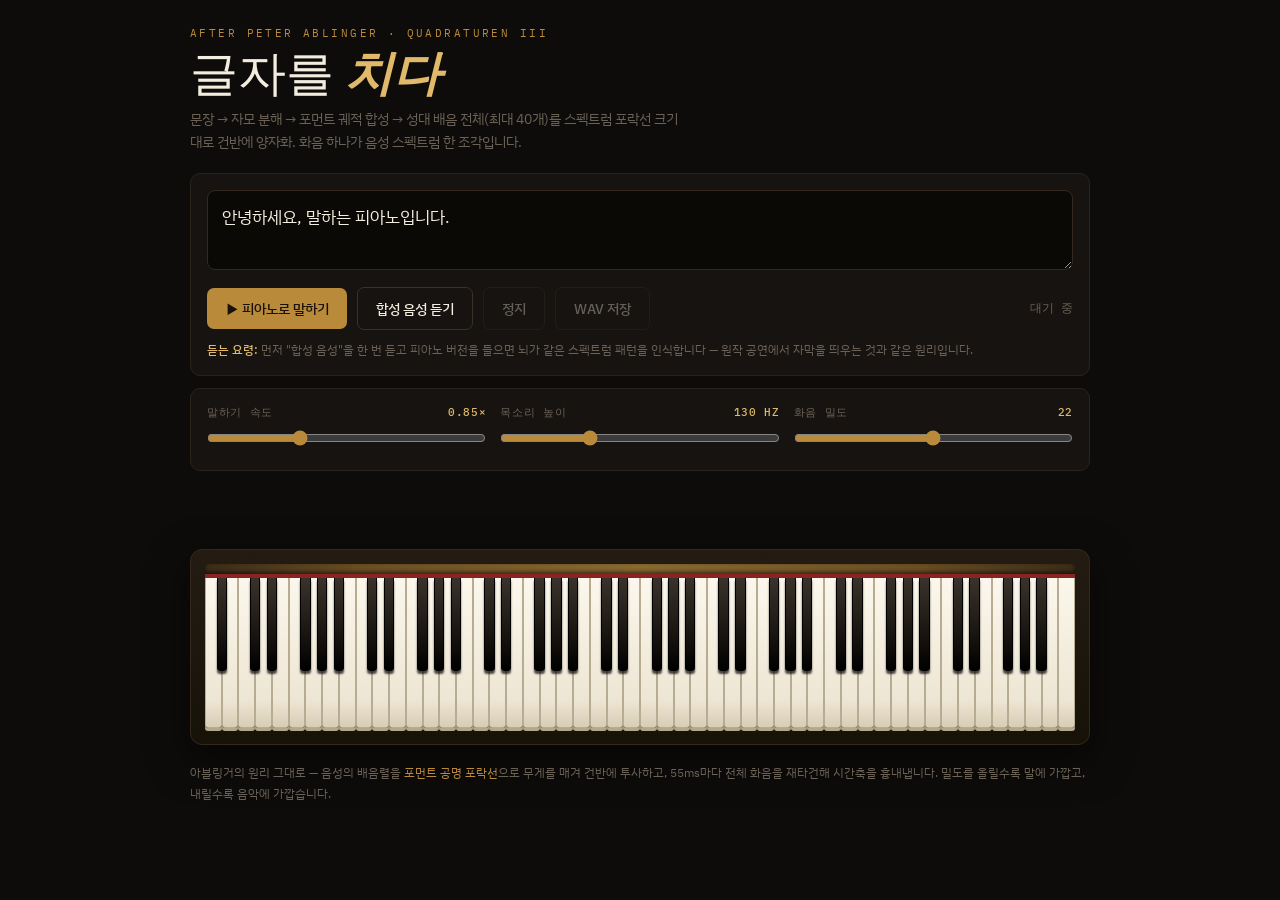
<file: speaking-piano-text_9300.html>
<!DOCTYPE html>
<html lang="ko">
<head>
<meta charset="UTF-8">
<meta name="viewport" content="width=device-width, initial-scale=1.0">
<title>Speaking Piano — 글자를 치다</title>
<link href="https://fonts.googleapis.com/css2?family=Fraunces:opsz,wght@9..144,300;9..144,600&family=IBM+Plex+Mono:wght@400;500&family=IBM+Plex+Sans+KR:wght@400;500;700&display=swap" rel="stylesheet">
<style>
  :root{
    --stage:#0e0c0a; --stage2:#171310;
    --ivory:#f3ede0; --brass:#b98a3a; --brass-hi:#e0b96a;
    --felt:#8a2323; --smoke:#6b6257;
  }
  *{box-sizing:border-box;margin:0;padding:0}
  html,body{background:var(--stage);color:var(--ivory);font-family:'IBM Plex Sans KR',sans-serif;-webkit-font-smoothing:antialiased}
  body{min-height:100vh;display:flex;flex-direction:column;align-items:center;padding:26px 14px 50px}
  .wrap{width:100%;max-width:900px}

  header{margin-bottom:20px}
  .eyebrow{font-family:'IBM Plex Mono',monospace;font-size:11px;letter-spacing:.22em;color:var(--brass);text-transform:uppercase;margin-bottom:8px}
  h1{font-family:'Fraunces',serif;font-weight:300;font-size:clamp(30px,5.6vw,48px);line-height:1.05}
  h1 em{font-style:italic;font-weight:600;color:var(--brass-hi)}
  .sub{margin-top:10px;font-size:13.5px;line-height:1.65;color:var(--smoke);max-width:62ch}

  .panel{background:var(--stage2);border:1px solid #2a231c;border-radius:10px;padding:16px;margin-bottom:12px}
  textarea{width:100%;min-height:72px;resize:vertical;background:#0b0906;border:1px solid #33291f;border-radius:8px;
    color:var(--ivory);font-family:'IBM Plex Sans KR',sans-serif;font-size:17px;line-height:1.6;padding:12px 14px}
  textarea:focus{outline:2px solid var(--brass);outline-offset:1px}
  textarea::placeholder{color:#4a4239}

  .row{display:flex;flex-wrap:wrap;gap:10px;align-items:center;margin-top:12px}
  button{font-family:'IBM Plex Sans KR',sans-serif;font-size:14px;font-weight:500;border:none;border-radius:7px;
    padding:11px 18px;cursor:pointer;transition:transform .08s ease,background .15s ease}
  button:active{transform:translateY(1px)}
  button:focus-visible{outline:2px solid var(--brass-hi);outline-offset:2px}
  .btn-brass{background:var(--brass);color:#1a1206}
  .btn-brass:hover{background:var(--brass-hi)}
  .btn-ghost{background:transparent;color:var(--ivory);border:1px solid #3a3128}
  .btn-ghost:hover{border-color:var(--brass)}
  button:disabled{opacity:.35;cursor:not-allowed}
  .status{font-family:'IBM Plex Mono',monospace;font-size:12px;color:var(--smoke);margin-left:auto}
  .tip{margin-top:10px;font-size:12px;color:var(--smoke);line-height:1.6}
  .tip b{color:var(--brass-hi);font-weight:500}

  .controls{display:grid;grid-template-columns:repeat(auto-fit,minmax(170px,1fr));gap:14px}
  .ctrl label{display:flex;justify-content:space-between;font-family:'IBM Plex Mono',monospace;font-size:11px;
    letter-spacing:.06em;color:var(--smoke);margin-bottom:7px;text-transform:uppercase}
  .ctrl label b{color:var(--brass-hi);font-weight:500}
  input[type=range]{width:100%;accent-color:var(--brass);height:22px}

  .now{height:66px;display:flex;align-items:center;justify-content:center;gap:4px;overflow:hidden;flex-wrap:wrap}
  .now .syl{font-family:'Fraunces',serif;font-size:22px;color:#4a4239;transition:all .1s ease;font-weight:300}
  .now .syl.on{color:var(--brass-hi);font-size:42px;font-weight:600;text-shadow:0 0 26px rgba(224,185,106,.35)}
  .now .syl.done{color:#7a6f5f}

  .kb-shell{background:linear-gradient(#241c13,#171208);border:1px solid #33281a;border-radius:12px;padding:14px 12px 16px;
    box-shadow:0 14px 40px rgba(0,0,0,.55)}
  .fallboard{height:10px;border-radius:4px 4px 0 0;margin:0 2px;
    background:linear-gradient(90deg,#3a2c17,#6b4f24 18%,#8a6a30 50%,#6b4f24 82%,#3a2c17);
    box-shadow:inset 0 -2px 4px rgba(0,0,0,.6)}
  .felt-strip{height:4px;background:var(--felt);margin:0 2px}
  .kb{position:relative;display:flex;height:150px;margin:0 2px;user-select:none}
  .wk{flex:1;position:relative;background:linear-gradient(#fbf7ec,#eee6d4 82%,#d8cdb5);
    border:1px solid #b7ab92;border-top:none;border-radius:0 0 3px 3px;
    transition:transform 40ms ease-out, background 40ms ease-out, box-shadow 40ms ease-out;
    transform-origin:top;box-shadow:0 3px 0 #b3a78d}
  .wk.down{transform:perspective(400px) rotateX(4.5deg) translateY(1px);
    background:linear-gradient(#f2e2b6,#e0b96a 85%,#c69a48);box-shadow:0 1px 0 #9c8756, 0 0 18px rgba(224,185,106,.5)}
  .bk{position:absolute;top:0;height:62%;z-index:2;border-radius:0 0 3px 3px;
    background:linear-gradient(#3a332b,#14100c 70%,#000);border:1px solid #000;border-top:none;
    transition:transform 40ms ease-out, background 40ms ease-out, box-shadow 40ms ease-out;transform-origin:top;
    box-shadow:0 3px 2px rgba(0,0,0,.7)}
  .bk.down{transform:perspective(400px) rotateX(5deg) translateY(1px);
    background:linear-gradient(#8a6a30,#5c4318 70%,#2c1f0a);box-shadow:0 1px 1px rgba(0,0,0,.7), 0 0 14px rgba(185,138,58,.55)}

  footer{margin-top:18px;font-size:12px;color:var(--smoke);line-height:1.7}
  footer span{color:var(--brass)}
  @media (prefers-reduced-motion: reduce){ .wk,.bk,button,.now .syl{transition:none} }
  @media (max-width:640px){ .kb{height:110px} .now .syl{font-size:18px} .now .syl.on{font-size:32px} }
</style>
</head>
<body>
<div class="wrap">
  <header>
    <div class="eyebrow">After Peter Ablinger · Quadraturen III</div>
    <h1>글자를 <em>치다</em></h1>
    <p class="sub">문장 → 자모 분해 → 포먼트 궤적 합성 → 성대 배음 전체(최대 40개)를 스펙트럼 포락선 크기대로 건반에 양자화. 화음 하나가 음성 스펙트럼 한 조각입니다.</p>
  </header>

  <div class="panel">
    <textarea id="text" placeholder="안녕하세요" spellcheck="false">안녕하세요, 말하는 피아노입니다.</textarea>
    <div class="row">
      <button id="playPianoBtn" class="btn-brass">▶ 피아노로 말하기</button>
      <button id="playVoiceBtn" class="btn-ghost">합성 음성 듣기</button>
      <button id="stopBtn" class="btn-ghost" disabled>정지</button>
      <button id="dlBtn" class="btn-ghost" disabled>WAV 저장</button>
      <span class="status" id="status">대기 중</span>
    </div>
    <div class="tip"><b>듣는 요령:</b> 먼저 "합성 음성"을 한 번 듣고 피아노 버전을 들으면 뇌가 같은 스펙트럼 패턴을 인식합니다 — 원작 공연에서 자막을 띄우는 것과 같은 원리입니다.</div>
  </div>

  <div class="panel">
    <div class="controls">
      <div class="ctrl">
        <label>말하기 속도 <b id="vTempo">1.0×</b></label>
        <input type="range" id="tempo" min="0.4" max="1.8" step="0.05" value="0.85">
      </div>
      <div class="ctrl">
        <label>목소리 높이 <b id="vPitch">130 Hz</b></label>
        <input type="range" id="pitch" min="85" max="230" step="5" value="130">
      </div>
      <div class="ctrl">
        <label>화음 밀도 <b id="vDens">22</b></label>
        <input type="range" id="dens" min="10" max="34" step="2" value="22">
      </div>
    </div>
  </div>

  <div class="now" id="now"></div>

  <div class="kb-shell">
    <div class="fallboard"></div>
    <div class="felt-strip"></div>
    <div class="kb" id="kb"></div>
  </div>

  <footer>
    아블링거의 원리 그대로 — 음성의 배음렬을 <span>포먼트 공명 포락선</span>으로 무게를 매겨 건반에 투사하고, 55ms마다 전체 화음을 재타건해 시간축을 흉내냅니다. 밀도를 올릴수록 말에 가깝고, 내릴수록 음악에 가깝습니다.
  </footer>
</div>

<script>
(() => {
"use strict";
const $ = id => document.getElementById(id);
const MIDI_LO=21, MIDI_HI=108;
const clampMidi = m => Math.max(MIDI_LO, Math.min(MIDI_HI, m));
const midiOf = f => clampMidi(Math.round(69+12*Math.log2(f/440)));
const freqOf = m => 440*Math.pow(2,(m-69)/12);

/* ================= keyboard DOM ================= */
const kb=$('kb'), keyEls={};
const BLACK=new Set([1,3,6,8,10]);
(function(){
  const whites=[];
  for(let m=MIDI_LO;m<=MIDI_HI;m++) if(!BLACK.has(m%12)) whites.push(m);
  const ww=100/whites.length;
  whites.forEach(m=>{const el=document.createElement('div');el.className='wk';kb.appendChild(el);keyEls[m]=el;});
  let wi=0;
  for(let m=MIDI_LO;m<=MIDI_HI;m++){
    if(BLACK.has(m%12)){
      const el=document.createElement('div');el.className='bk';
      el.style.left=(wi*ww-ww*0.31)+'%'; el.style.width=(ww*0.62)+'%';
      kb.appendChild(el);keyEls[m]=el;
    } else wi++;
  }
})();

/* ================= phoneme inventory =================
   Each phone: { d: base duration(s), voiced, F:[F1,F2,F3], A:[amp per formant],
                 noise: {lo,hi,amp}, gap: pre-closure silence }              */
const VOW = (f1,f2,f3=2600)=>({d:.16, voiced:1, F:[f1,f2,f3], A:[1,.7,.32]});
const GLIDE=(f1,f2)=>({d:.055, voiced:1, F:[f1,f2,2700], A:[.9,.75,.3]});
const V = {
  a:VOW(760,1250), eo:VOW(590,1000), o:VOW(430,800), u:VOW(330,720),
  eu:VOW(400,1400,2500), i:VOW(290,2250,3000), e:VOW(510,1850,2700), ae:VOW(580,1750,2650),
  j:GLIDE(290,2250), w:GLIDE(330,720)
};
V.e2=V.e;
const NAS=(f2)=>({d:.09, voiced:1, F:[250,f2,2300], A:[1,.3,.1], nasal:1});
const PH = {
  m:NAS(1000), n:NAS(1450), ng:NAS(900),
  l:{d:.06, voiced:1, F:[380,1150,2600], A:[.9,.7,.25]},
  h:{d:.07, noise:{lo:900, hi:4800, amp:.4}},
  s:{d:.11, noise:{lo:4000, hi:7600, amp:.85}},
  ss:{d:.12, noise:{lo:4200, hi:7800, amp:1}},
  // stops: gap then burst
  g:{d:.045, gap:.04, noise:{lo:1400,hi:2700,amp:.7}},
  k:{d:.05, gap:.05, noise:{lo:1400,hi:2900,amp:.95}},
  d:{d:.045, gap:.04, noise:{lo:2600,hi:4300,amp:.7}},
  t:{d:.05, gap:.05, noise:{lo:2600,hi:4500,amp:.95}},
  b:{d:.045, gap:.04, noise:{lo:500,hi:1400,amp:.65}},
  p:{d:.05, gap:.05, noise:{lo:500,hi:1500,amp:.9}},
  j_:{d:.08, gap:.035, noise:{lo:3000,hi:6200,amp:.75}},
  ch:{d:.1, gap:.045, noise:{lo:3200,hi:6600,amp:.95}},
  codaStop:{d:.055, voiced:0, thud:1},
  pause:{d:.16}, pauseL:{d:.34}
};
const CHO_MAP={'ㄱ':'g','ㄲ':'k','ㄴ':'n','ㄷ':'d','ㄸ':'t','ㄹ':'l','ㅁ':'m','ㅂ':'b','ㅃ':'p','ㅅ':'s','ㅆ':'ss','ㅇ':null,'ㅈ':'j_','ㅉ':'ch','ㅊ':'ch','ㅋ':'k','ㅌ':'t','ㅍ':'p','ㅎ':'h'};
const JONG_MAP={'ㄱ':'codaStop','ㄲ':'codaStop','ㄳ':'codaStop','ㄴ':'n','ㄵ':'n','ㄶ':'n','ㄷ':'codaStop','ㄹ':'l','ㄺ':'codaStop','ㄻ':'m','ㄼ':'codaStop','ㄽ':'l','ㄾ':'codaStop','ㄿ':'codaStop','ㅀ':'l','ㅁ':'m','ㅂ':'codaStop','ㅄ':'codaStop','ㅅ':'codaStop','ㅆ':'codaStop','ㅇ':'ng','ㅈ':'codaStop','ㅊ':'codaStop','ㅋ':'codaStop','ㅌ':'codaStop','ㅍ':'codaStop','ㅎ':'codaStop'};
const CHO='ㄱㄲㄴㄷㄸㄹㅁㅂㅃㅅㅆㅇㅈㅉㅊㅋㅌㅍㅎ';
const JONGC=[null,'ㄱ','ㄲ','ㄳ','ㄴ','ㄵ','ㄶ','ㄷ','ㄹ','ㄺ','ㄻ','ㄼ','ㄽ','ㄾ','ㄿ','ㅀ','ㅁ','ㅂ','ㅄ','ㅅ','ㅆ','ㅇ','ㅈ','ㅊ','ㅋ','ㅌ','ㅍ','ㅎ'];
const JUNG=[['a'],['ae'],['j','a'],['j','ae'],['eo'],['e'],['j','eo'],['j','e'],['o'],['w','a'],['w','ae'],['w','e2'],['j','o'],['u'],['w','eo'],['w','e'],['w','i'],['j','u'],['eu'],['eu','i'],['i']];

function textToPhones(text){
  const seq=[], syls=[];
  const push=(p,extra)=>seq.push(Object.assign({},p,extra||{}));
  for(const ch of text){
    const cp=ch.codePointAt(0);
    if(cp>=0xAC00&&cp<=0xD7A3){
      syls.push({ch, at:seq.length});
      const s=cp-0xAC00, ci=Math.floor(s/588), ji=Math.floor((s%588)/28), ti=s%28;
      const cname=CHO_MAP[CHO[ci]];
      if(cname) push(PH[cname]);
      for(const v of JUNG[ji]){
        const isGlide = JUNG[ji].length>1 && v===JUNG[ji][0] && (v==='j'||v==='w');
        push(V[v]==null?V.i:V[v], isGlide?{}:{});
      }
      if(ti>0){ const jn=JONG_MAP[JONGC[ti]]; if(jn) push(PH[jn],{coda:1}); }
    }
    else if(/[a-zA-Z]/.test(ch)){
      syls.push({ch, at:seq.length});
      const l=ch.toLowerCase();
      if('aeiou'.includes(l)) push(V[{a:'a',e:'e',i:'i',o:'o',u:'u'}[l]]);
      else if(l==='s'||l==='z'||l==='x'||l==='c') push(PH.s);
      else if(l==='f'||l==='v'||l==='h') push(PH.h);
      else if(l==='m') push(PH.m); else if(l==='n') push(PH.n);
      else if(l==='l'||l==='r') push(PH.l);
      else if(l==='b') push(PH.b); else if(l==='p') push(PH.p);
      else if(l==='d') push(PH.d); else if(l==='t') push(PH.t);
      else if(l==='g'||l==='k'||l==='q') push(PH.g);
      else push(PH.d);
    }
    else if(ch===' ') push(PH.pause);
    else if(',;·'.includes(ch)) push(PH.pauseL);
    else if('.!?…'.includes(ch)) push(PH.pauseL,{final:ch});
  }
  return {seq, syls};
}

/* ================= phones -> frames =================
   frame: {t, voiced, f0, F:[3], A:[3], noise?, amp} every HOP seconds,
   formants linearly interpolated across phone boundaries (coarticulation). */
function buildFrames(){
  const tempo=+$('tempo').value, f0base=+$('pitch').value;
  const {seq, syls}=textToPhones($('text').value);
  if(!seq.length) return null;
  const HOP=0.055;
  const question=/\?\s*$/.test($('text').value);

  // timeline of phone segments
  let t=0.12; const segs=[];
  for(const p of seq){
    if(p.gap){ segs.push({t, d:p.gap/tempo, silent:1}); t+=p.gap/tempo; }
    const d=(p.d||.1)/tempo;
    segs.push({t, d, p});
    t+=d;
  }
  const total=t+0.15;

  // syllable times
  const sylTimes=[];
  {
    let si=0, acc=0.12, i=0;
    for(const p of seq){
      while(si<syls.length && syls[si].at===i){ sylTimes.push({t:acc, ch:syls[si].ch}); si++; }
      acc += ((p.gap||0)+(p.d||.1))/tempo; i++;
    }
  }

  // helper: phone state at time tt (with interpolation into next voiced phone)
  const frames=[];
  const f0At=fr=>{
    let f=f0base*(1.1-0.18*fr);
    if(question&&fr>0.8) f*=1+(fr-0.8)*1.8;
    return f;
  };
  for(let tt=0; tt<total; tt+=HOP){
    // find segment
    let cur=null, idx=-1;
    for(let i=0;i<segs.length;i++){ if(tt>=segs[i].t && tt<segs[i].t+segs[i].d){cur=segs[i];idx=i;break;} }
    if(!cur||cur.silent||!cur.p||(!cur.p.voiced&&!cur.p.noise&&!cur.p.thud)){ continue; }
    const p=cur.p, fr=tt/total;
    const frame={t:tt, f0:f0At(fr), amp:1};
    if(p.voiced){
      // interpolate F toward next voiced phone across the last 40% of this phone
      let F=p.F.slice();
      const prog=(tt-cur.t)/cur.d;
      let nxt=null;
      for(let j=idx+1;j<segs.length&&j<idx+3;j++){ if(segs[j].p&&segs[j].p.voiced){nxt=segs[j].p;break;} if(segs[j].p&&segs[j].p.noise)break; }
      if(nxt&&prog>0.6){
        const mix=(prog-0.6)/0.4*0.5;
        for(let k=0;k<3;k++) F[k]=F[k]*(1-mix)+nxt.F[k]*mix;
      }
      frame.voiced=1; frame.F=F; frame.A=p.A; frame.nasal=p.nasal||0;
      // simple amplitude contour within vowel
      frame.amp = 0.55+0.45*Math.sin(Math.min(1,prog)*Math.PI);
      if(p.coda) frame.amp*=0.8;
    } else if(p.noise){
      frame.noise=p.noise; frame.amp=p.noise.amp;
    } else if(p.thud){
      frame.thud=1; frame.amp=0.5;
    }
    frames.push(frame);
  }
  return {frames, sylTimes, dur:total+0.8, HOP};
}

/* ============ spectral envelope: Lorentzian formant peaks + tilt ============ */
function envAt(f, F, A, nasal){
  const BW=[90,110,160];
  let e=0;
  for(let i=0;i<3;i++){
    const d=(f-F[i])/BW[i];
    e += A[i]/(1+d*d);
  }
  // glottal spectral tilt ≈ -6 dB/oct above 500Hz
  e *= f<500?1:Math.pow(500/f,0.9);
  if(nasal && f>600 && f<1400) e*=0.35; // anti-resonance
  return e;
}

/* ================= frames -> piano note events ================= */
function framesToEvents(frames, HOP){
  const density=+$('dens').value;
  const ev=[];
  let jseed=7;
  const jrand=()=>{jseed=(jseed*16807)%2147483647; return jseed/2147483647;};
  for(const fr of frames){
    const cand=[];
    if(fr.voiced){
      // sample every harmonic of f0 through the formant envelope
      for(let k=1;;k++){
        const f=fr.f0*k;
        if(f>4600) break;
        cand.push([f, envAt(f, fr.F, fr.A, fr.nasal)]);
      }
    } else if(fr.noise){
      const {lo,hi}=fr.noise, n=Math.max(6,Math.round(density*0.55));
      for(let i=0;i<n;i++){
        const f=lo*Math.pow(hi/lo,(i+jrand()*0.8)/n);
        cand.push([f, 0.55+0.45*jrand()]);
      }
      cand.push([freqOf(MIDI_LO+2), 0.5]); // hammer body
    } else if(fr.thud){
      cand.push([freqOf(MIDI_LO+1),1],[freqOf(MIDI_LO+8),0.6]);
    }
    if(!cand.length) continue;
    // quantize to keys, merge duplicates keeping max
    const byKey=new Map();
    let mx=1e-9;
    for(const [f,a] of cand){
      const m=midiOf(f);
      const v=Math.max(byKey.get(m)||0,a);
      byKey.set(m,v); if(v>mx)mx=v;
    }
    const list=[...byKey.entries()].map(([m,a])=>[m,a/mx]).filter(([,a])=>a>0.05);
    list.sort((x,y)=>y[1]-x[1]);
    for(const [m,a] of list.slice(0,density)){
      ev.push({t:fr.t, midi:m, vel:Math.pow(a,0.55)*fr.amp, dur:HOP*2.2});
    }
  }
  return ev;
}

/* ================= piano tone bank ================= */
let audioCtx=null;
const ensureCtx=()=>audioCtx||(audioCtx=new (window.AudioContext||window.webkitAudioContext)());
const toneCache=new Map();
function pianoTone(midi,sr){
  const key=midi+'_'+sr;
  if(toneCache.has(key)) return toneCache.get(key);
  const f=freqOf(midi), rel=(midi-MIDI_LO)/(MIDI_HI-MIDI_LO);
  const tau=0.34*(1-rel*0.7)+0.05, n=Math.floor(Math.min(0.8,tau*4)*sr);
  const out=new Float32Array(n);
  for(const [h,a] of [[1,1],[2,0.4],[3,0.17],[4,0.07]]){
    const fh=f*h; if(fh>sr*0.45) continue;
    const w=2*Math.PI*fh/sr, tc=tau/Math.sqrt(h);
    for(let i=0;i<n;i++) out[i]+=a*Math.sin(w*i)*Math.exp(-(i/sr)/tc);
  }
  const atk=Math.floor(0.002*sr);
  for(let i=0;i<atk&&i<n;i++) out[i]*=i/atk;
  toneCache.set(key,out);
  return out;
}
function renderPiano(ev,dur){
  const ac=ensureCtx(), sr=ac.sampleRate, n=Math.ceil(dur*sr);
  const mix=new Float32Array(n);
  for(const e of ev){
    const tone=pianoTone(e.midi,sr), off=Math.floor(e.t*sr);
    const len=Math.min(tone.length,n-off), g=e.vel*0.5;
    for(let i=0;i<len;i++) mix[off+i]+=tone[i]*g;
  }
  let pk=1e-9; for(let i=0;i<n;i++){const a=Math.abs(mix[i]);if(a>pk)pk=a;}
  const s=0.88/pk; for(let i=0;i<n;i++) mix[i]*=s;
  const b=ac.createBuffer(1,n,sr); b.copyToChannel(mix,0);
  return b;
}

/* ============ reference formant voice (same frames, continuous) ============ */
function renderVoice(frames,dur,HOP){
  const ac=ensureCtx(), sr=ac.sampleRate, n=Math.ceil(dur*sr);
  const mix=new Float32Array(n);
  const winLen=Math.floor(HOP*2*sr);
  const win=new Float32Array(winLen);
  for(let i=0;i<winLen;i++) win[i]=0.5-0.5*Math.cos(2*Math.PI*i/(winLen-1));
  for(const fr of frames){
    const off=Math.floor(fr.t*sr);
    if(fr.voiced){
      for(let k=1;;k++){
        const f=fr.f0*k; if(f>4800) break;
        const a=envAt(f,fr.F,fr.A,fr.nasal)*fr.amp;
        if(a<0.02) continue;
        const w=2*Math.PI*f/sr;
        const len=Math.min(winLen,n-off);
        for(let i=0;i<len;i++) mix[off+i]+=a*Math.sin(w*(off+i))*win[i]*0.28;
      }
    } else if(fr.noise){
      const {lo,hi}=fr.noise, len=Math.min(winLen,n-off);
      for(let b=0;b<10;b++){
        const f=lo*Math.pow(hi/lo,(b+0.5)/10);
        const w=2*Math.PI*f/sr, ph=Math.random()*6.28;
        for(let i=0;i<len;i++) mix[off+i]+=0.09*fr.amp*Math.sin(w*i+ph)*win[i];
      }
    }
  }
  let pk=1e-9; for(let i=0;i<n;i++){const a=Math.abs(mix[i]);if(a>pk)pk=a;}
  const s=0.85/pk; for(let i=0;i<n;i++) mix[i]*=s;
  const b=ac.createBuffer(1,n,sr); b.copyToChannel(mix,0);
  return b;
}

/* ================= playback + animation ================= */
let playingNode=null, rafId=0, startT=0, curEv=null, curSyl=null, lastPianoBuf=null;
const nowEl=$('now');
function stop(){
  if(playingNode){try{playingNode.stop();}catch(e){} playingNode=null;}
  cancelAnimationFrame(rafId);
  for(const m in keyEls) keyEls[m].classList.remove('down');
  $('stopBtn').disabled=true;
}
function playBuf(buf, ev, sylTimes){
  stop();
  const ac=ensureCtx(); if(ac.state==='suspended') ac.resume();
  const src=ac.createBufferSource();
  src.buffer=buf; src.connect(ac.destination); src.start();
  playingNode=src; startT=ac.currentTime; curEv=ev; curSyl=sylTimes;
  src.onended=()=>{if(playingNode===src) stop();};
  $('stopBtn').disabled=false;
  nowEl.innerHTML='';
  sylTimes.forEach(s=>{const d=document.createElement('span');d.className='syl';d.textContent=s.ch;nowEl.appendChild(d);s.el=d;});
  const tick=()=>{
    if(!playingNode) return;
    const t=ac.currentTime-startT;
    if(curEv){
      const down=new Set();
      for(const e of curEv) if(t>=e.t&&t<e.t+Math.min(e.dur,0.13)) down.add(e.midi);
      for(const m in keyEls) keyEls[m].classList.toggle('down',down.has(+m));
    }
    let ci=-1;
    for(let i=0;i<curSyl.length;i++) if(t>=curSyl[i].t) ci=i;
    curSyl.forEach((s,i)=>{s.el.classList.toggle('on',i===ci);s.el.classList.toggle('done',i<ci);});
    rafId=requestAnimationFrame(tick);
  };
  tick();
}

function go(kind){
  const built=buildFrames();
  if(!built){$('status').textContent='문장을 입력하세요';return;}
  $('status').textContent='합성 중…';
  setTimeout(()=>{
    if(kind==='piano'){
      const ev=framesToEvents(built.frames, built.HOP);
      lastPianoBuf=renderPiano(ev, built.dur);
      $('dlBtn').disabled=false;
      $('status').textContent=`${ev.length.toLocaleString()} notes · ${built.dur.toFixed(1)}s`;
      playBuf(lastPianoBuf, ev, built.sylTimes);
    } else {
      const buf=renderVoice(built.frames, built.dur, built.HOP);
      $('status').textContent=`합성 음성 · ${built.dur.toFixed(1)}s`;
      playBuf(buf, null, built.sylTimes);
    }
  },20);
}
$('playPianoBtn').onclick=()=>go('piano');
$('playVoiceBtn').onclick=()=>go('voice');
$('stopBtn').onclick=stop;

['tempo','pitch','dens'].forEach(id=>{
  $(id).oninput=()=>{
    $('vTempo').textContent=(+$('tempo').value).toFixed(2).replace(/0$/,'')+'×';
    $('vPitch').textContent=$('pitch').value+' Hz';
    $('vDens').textContent=$('dens').value;
  };
});
$('tempo').dispatchEvent(new Event('input'));

$('dlBtn').onclick=()=>{
  if(!lastPianoBuf) return;
  const d=lastPianoBuf.getChannelData(0), sr=lastPianoBuf.sampleRate;
  const buf=new ArrayBuffer(44+d.length*2), v=new DataView(buf);
  const ws=(o,s)=>{for(let i=0;i<s.length;i++)v.setUint8(o+i,s.charCodeAt(i))};
  ws(0,'RIFF');v.setUint32(4,36+d.length*2,true);ws(8,'WAVE');ws(12,'fmt ');
  v.setUint32(16,16,true);v.setUint16(20,1,true);v.setUint16(22,1,true);
  v.setUint32(24,sr,true);v.setUint32(28,sr*2,true);v.setUint16(32,2,true);
  v.setUint16(34,16,true);ws(36,'data');v.setUint32(40,d.length*2,true);
  for(let i=0;i<d.length;i++)v.setInt16(44+i*2,Math.max(-1,Math.min(1,d[i]))*32767,true);
  const a=document.createElement('a');
  a.href=URL.createObjectURL(new Blob([buf],{type:'audio/wav'}));
  a.download='speaking-piano.wav'; a.click();
};
})();
</script>
</body>
</html>
</file>
<file: features/2026-space-data-centers-part1/article.css>
*{box-sizing:border-box}html{scroll-behavior:smooth;scroll-padding-top:25px}body{margin:0;background:#071421;color:#eef4f5;font-family:"Noto Sans KR",-apple-system,sans-serif;line-height:1.85;word-break:keep-all;overflow-wrap:anywhere}a{color:#70e3cc;text-underline-offset:4px}a:hover{color:#c4fff3}a:focus-visible,summary:focus-visible,.table-wrap:focus-visible{outline:3px solid #f1c782;outline-offset:5px}.skip{position:absolute;left:16px;top:-100px;background:#071421;padding:12px;z-index:9}.skip:focus{top:12px}.page{max-width:1120px;margin:auto;padding:0 36px}.masthead{display:flex;justify-content:space-between;align-items:center;padding:28px 0;border-bottom:1px solid #294459;font-size:14px}.brand{font-size:15px;letter-spacing:3px;font-weight:700;text-decoration:none}.masthead>a:last-child{text-decoration:none;color:#a8bccb}.article-header{padding:64px 0 32px}.eyebrow{font-size:13px;letter-spacing:2px;color:#70e3cc}.eyebrow span{letter-spacing:0;color:#adc0ce;margin-left:20px}h1{font-size:clamp(36px,5.5vw,66px);line-height:1.25;letter-spacing:-2.4px;margin:24px 0}h2{font-size:clamp(26px,3.2vw,36px);letter-spacing:-1px;line-height:1.4;margin:8px 0 26px}h3{font-size:23px;margin:35px 0 18px;line-height:1.5}h4{font-size:18px;margin:0 0 9px;color:#70e3cc}p{color:#bacbd6;margin:0 0 20px}strong{color:#eef4f5}.deck{font-size:clamp(19px,2.5vw,25px);line-height:1.65}.byline{display:flex;flex-wrap:wrap;gap:10px 24px;color:#98b0c1;font-size:13px;margin-top:30px}.opening{max-width:800px;font-size:19px;border-top:1px solid #294459;padding:28px 0 4px}.chapter-nav{display:grid;grid-template-columns:repeat(3,1fr);gap:10px;margin:30px 0 66px}.chapter-nav a{display:flex;gap:12px;border:1px solid #294459;background:#0d2231;padding:14px 16px;font-size:14px;color:#e1ecef;text-decoration:none;border-radius:5px}.chapter-nav a:hover{border-color:#70e3cc}.chapter-nav span{color:#70e3cc;font-variant-numeric:tabular-nums}section{margin:0 0 64px;padding-top:20px;scroll-margin-top:20px}section>p:not(.chapter-number),section>h3{max-width:820px}section>p{font-size:17px}.chapter-number{font-size:12px;letter-spacing:2.5px;color:#70e3cc;margin-bottom:8px}.sources-inline{font-size:13px!important;line-height:1.8;margin:18px 0 24px}.sources-inline>span{color:#8fa8ba;margin-right:10px}.sources-inline a{white-space:normal}figure{margin:30px 0;background:#0a1b28;border:1px solid #294459;border-radius:8px;overflow:hidden}figure>a{display:block}figure img{display:block;width:100%;height:auto}figcaption{padding:16px 22px;font-size:13px;color:#adc0cd;border-top:1px solid #203848;line-height:1.75}figcaption span{display:block;color:#829bad;margin-top:5px}.country-grid{display:grid;grid-template-columns:1fr 1fr;border-top:1px solid #294459;border-left:1px solid #294459;margin:22px 0}.country-grid>div{padding:23px;border-right:1px solid #294459;border-bottom:1px solid #294459}.country-grid p{font-size:15px;margin:0}.note{border-left:3px solid #f1c782;background:#14232a;padding:20px 24px;font-size:14px!important}.funding-chart{background:#0d2231;border:1px solid #294459;border-radius:8px;padding:30px;margin:30px 0}.chart-kicker{font-size:13px;color:#99b1c2;margin:0 0 25px}.funding-row{margin:0 0 28px}.funding-label{display:flex;justify-content:space-between;align-items:baseline;gap:20px}.funding-label b{font-size:19px}.funding-label strong{font-size:28px;color:#70e3cc;font-variant-numeric:tabular-nums;white-space:nowrap}.funding-label small{font-size:12px;font-weight:400;color:#a8bfcd;margin-left:8px}.bar-track{height:20px;background:#193443;border-radius:3px;overflow:hidden;margin:10px 0}.bar{height:100%;background:#70e3cc;border-radius:3px}.bar-1{background:#77aef3}.bar-2{background:#f1c782}.funding-row p{font-size:13px;margin:0}.chart-foot{font-size:13px;margin:0;padding-top:16px;border-top:1px solid #294459;color:#f1c782}.table-wrap{overflow-x:auto;border:1px solid #294459;border-radius:8px;margin:26px 0 32px}table{width:100%;border-collapse:collapse;font-size:14px;min-width:620px}caption{text-align:left;padding:17px 20px;background:#0d2231;font-weight:700;font-size:15px}th,td{padding:18px 20px;text-align:left;vertical-align:top;border-top:1px solid #294459;line-height:1.8}thead th{color:#90adbf;font-weight:500;font-size:12px}tbody th{width:19%;color:#eef4f5}td:nth-child(2){width:32%}td strong{color:#f1c782;font-size:20px}td{color:#b6cad6}.cell-sources{margin-top:10px;font-size:12px}.exclusions{display:grid;grid-template-columns:1fr 1fr;gap:18px}.exclusions>div{border:1px solid #4a4638;background:#1a2227;border-radius:8px;padding:24px}.exclusions>div>strong{display:block;font-size:29px;color:#f1c782;margin-bottom:16px}.exclusions strong span{display:block;font-size:17px;color:#e8eef1}.exclusions p{font-size:15px;margin-bottom:12px}.exclusions .sources-inline{margin-bottom:0}.next-checks{list-style:none;counter-reset:check;padding:0;margin:25px 0 30px;border-top:1px solid #294459}.next-checks li{position:relative;counter-increment:check;padding:22px 20px 22px 64px;border-bottom:1px solid #294459}.next-checks li:before{content:'0' counter(check);position:absolute;left:8px;top:22px;font-size:22px;color:#70e3cc}.next-checks strong{font-size:19px}.next-checks p{margin:7px 0 0;font-size:15px}.next-part{background:#0d2a34;border-left:4px solid #70e3cc;padding:32px;border-radius:4px}.next-part p:last-child{margin:0;font-size:14px}.source-section{padding-top:25px;border-top:1px solid #294459}.source-section>p{font-size:15px}details{border:1px solid #294459;border-radius:6px;padding:20px 24px}summary{cursor:pointer;color:#e6eff3;font-size:17px}.source-list{padding-left:23px;margin-bottom:0}.source-list li{padding:18px 0;border-bottom:1px solid #203848;font-size:14px}.source-list li:last-child{border:0}.source-list time{color:#8fa8b9;font-size:12px;margin-left:12px}.source-list p{font-size:13px;margin:8px 0 0}footer{border-top:1px solid #294459;padding:28px 0 48px;font-size:13px}footer p{margin:15px 0;font-size:12px}footer>a:last-child{text-decoration:none}@media(max-width:680px){.page{padding:0 20px}.masthead{padding:22px 0}.brand{font-size:12px;letter-spacing:2px}.article-header{padding-top:38px}h1{letter-spacing:-1.5px}.eyebrow span{display:block;margin:8px 0 0}.opening{font-size:17px}.chapter-nav{grid-template-columns:1fr 1fr;gap:8px;margin-bottom:46px}.chapter-nav a{font-size:12px;padding:12px 10px;gap:7px}section{margin-bottom:44px}section>p{font-size:16px}.country-grid{grid-template-columns:1fr}.country-grid>div{padding:20px}.exclusions{grid-template-columns:1fr}.funding-chart{padding:22px 18px}.funding-label{align-items:flex-start;gap:8px}.funding-label b{font-size:15px;padding-top:5px}.funding-label strong{font-size:24px;text-align:right}.funding-label small{display:block;font-size:11px;margin:0}.funding-row p{font-size:12px}figcaption{font-size:12px;padding:14px 16px}.note{padding:17px}.next-part{padding:25px 22px}details{padding:18px}th,td{padding:15px}.byline{gap:7px 16px}}@media(prefers-reduced-motion:reduce){html{scroll-behavior:auto}}

.feature-video{margin:0 0 28px;border:1px solid #59484b;border-radius:8px;background:#1b202a;padding:20px 24px}
.feature-video-link{display:flex;align-items:center;gap:16px;color:#eef4f5;text-decoration:none;font-size:19px;font-weight:700}
.feature-video-link:hover{color:#ffbdba}.video-play{display:grid;place-items:center;flex:none;width:48px;height:48px;border-radius:50%;background:#723a42;color:#fff;font-size:20px}
.feature-video-link small{display:block;font-size:13px;font-weight:400;color:#c0a7ad;margin-top:4px}.video-external{margin-left:auto;color:#ffbdba}
.feature-video p{font-size:13px;line-height:1.7;margin:14px 0 0;color:#b9b4c0}
@media(max-width:680px){.feature-video{padding:18px}.feature-video-link{font-size:17px;gap:12px}.video-play{width:40px;height:40px;font-size:16px}.feature-video p{font-size:12px}}
</file>
